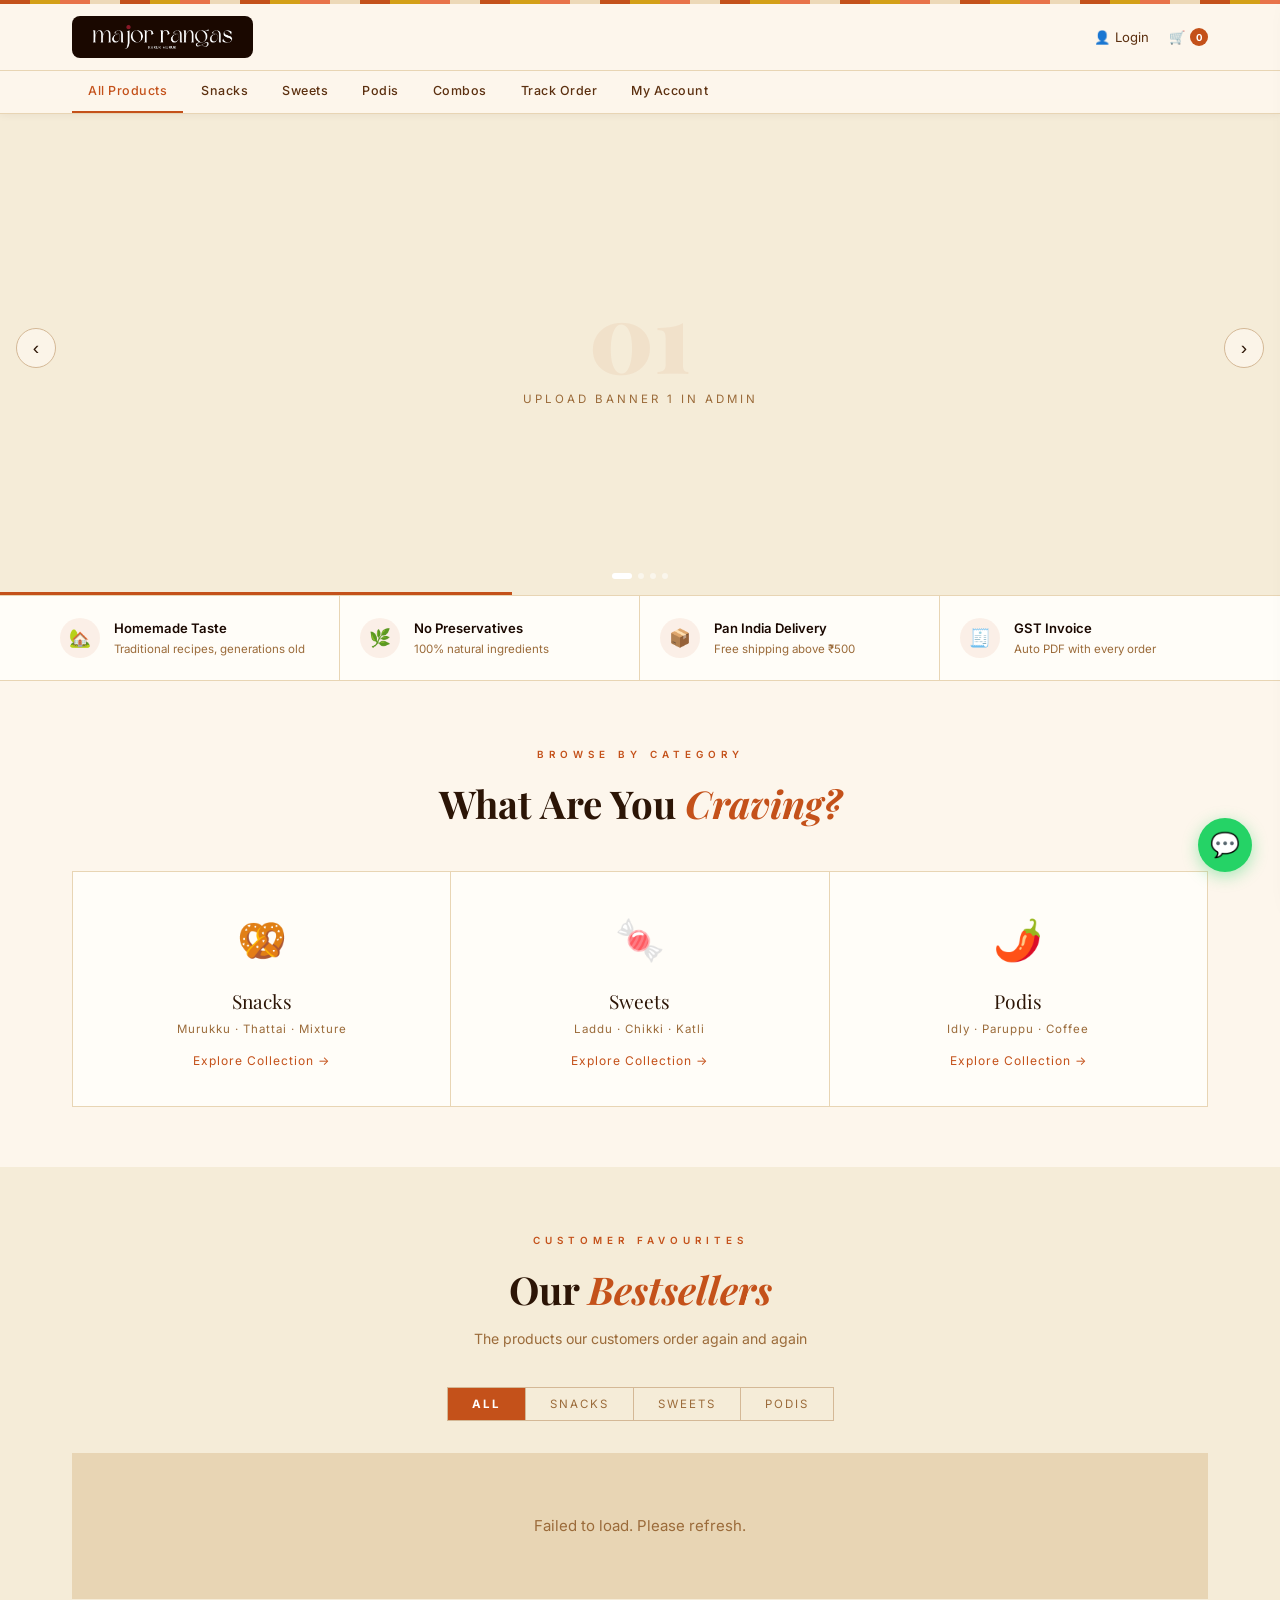
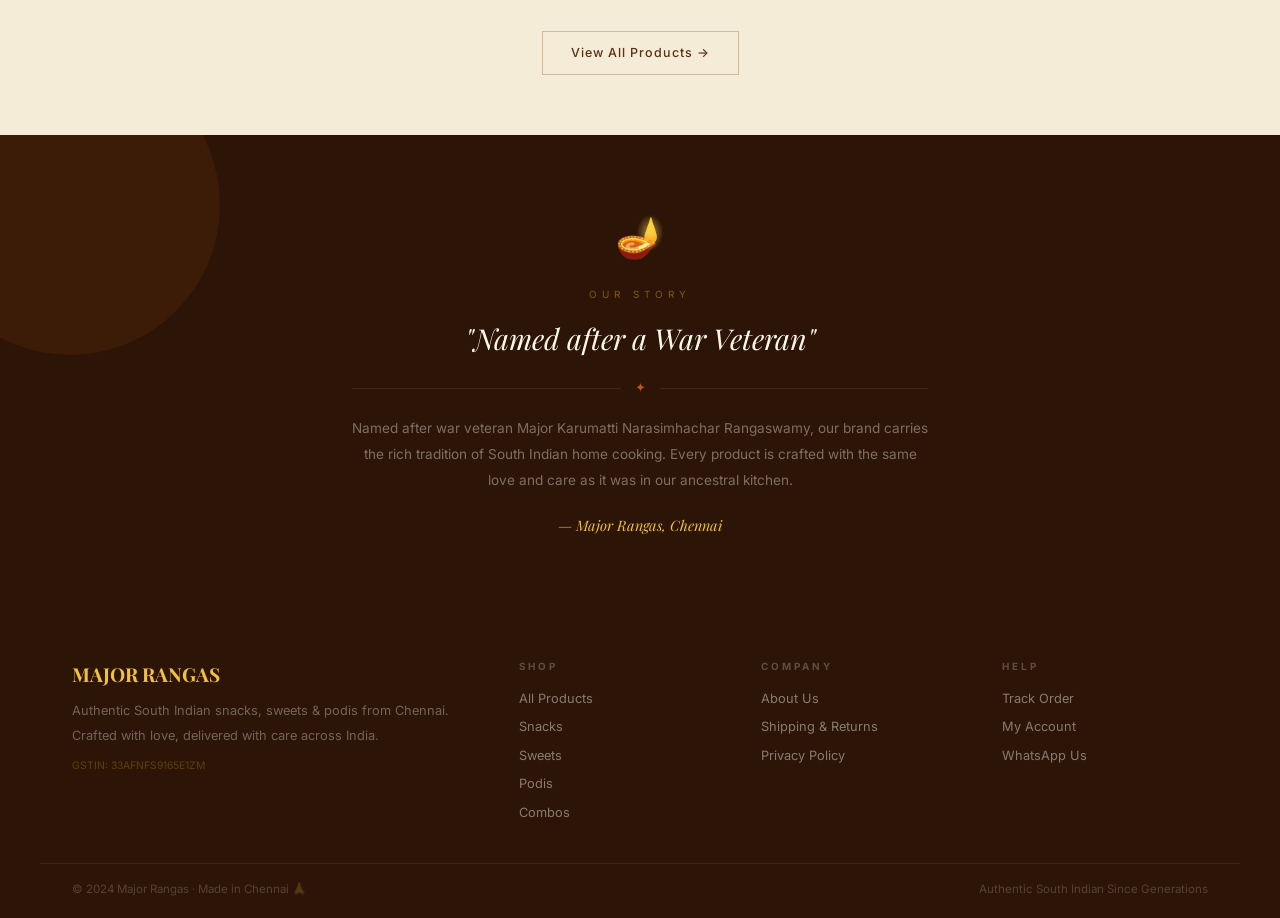
<file: index.html>
<!DOCTYPE html>
<html lang="en">
<head>
  <meta charset="UTF-8">
  <meta name="viewport" content="width=device-width, initial-scale=1.0">
  <title>Major Rangas — Authentic South Indian Snacks, Sweets & Podis</title>
  <meta name="description" content="Shop authentic South Indian snacks, sweets and podis. Murukku, Thattai, Laddu, Idly Podi — fresh from Chennai. Free shipping above ₹500.">
  <link rel="icon" href="/images/logo.png">
  <link rel="manifest" href="/manifest.json">
  <link rel="apple-touch-icon" href="/images/logo.png">
  <meta name="theme-color" content="#C4511A">
  <link href="https://fonts.googleapis.com/css2?family=Playfair+Display:ital,wght@0,600;0,700;0,900;1,500;1,700&family=Inter:wght@300;400;500;600&display=swap" rel="stylesheet">
  <style>
    *{margin:0;padding:0;box-sizing:border-box;}
    html,body{margin:0!important;padding:0!important;}
    :root{
      --terra:#C4511A;--terra-dark:#A03D10;--terra-light:#E8734A;
      --gold:#D4A017;--gold-light:#F0C040;
      --cream:#FDF6EC;--cream2:#F5ECD8;--cream3:#EDD9B8;
      --brown:#2C1506;--brown2:#5C3010;--text3:#9B6B3A;
      --text:#1A0800;--text2:#5C3010;
      --border:#D4B896;--border2:#E8D5B4;
      --white:#FFFDF8;
      --font-serif:'Playfair Display',Georgia,serif;
      --font-sans:'Inter',sans-serif;
      --shadow:0 2px 12px rgba(44,21,6,0.08);
      --shadow-md:0 6px 28px rgba(44,21,6,0.14);
    }
    body{background:var(--cream);color:var(--text);font-family:var(--font-sans);font-size:15px;line-height:1.6;}
    a{text-decoration:none;color:inherit;}img{max-width:100%;display:block;}

    /* TOP STRIPE */
    .top-stripe{position:fixed;top:0;left:0;right:0;height:4px;z-index:1001;background:repeating-linear-gradient(90deg,var(--terra) 0,var(--terra) 30px,var(--gold) 30px,var(--gold) 60px,var(--terra-light) 60px,var(--terra-light) 90px,var(--cream3) 90px,var(--cream3) 120px);}

    /* NAVBAR */
    .navbar{background:rgba(253,246,236,0.97);border-bottom:1px solid var(--border2);position:fixed;top:4px;left:0;right:0;z-index:999;backdrop-filter:blur(8px);box-shadow:0 1px 8px rgba(44,21,6,0.06);}
    .nav-top{max-width:1200px;margin:0 auto;display:flex;align-items:center;justify-content:space-between;padding:12px 32px;}
    .logo-img{height:42px;width:auto;display:block;background:#1A0800;padding:6px 18px;border-radius:8px;}
    .nav-right{display:flex;align-items:center;gap:20px;}
    .nav-icon-btn{background:none;border:none;cursor:pointer;color:var(--text2);font-size:0.82rem;font-family:var(--font-sans);display:flex;align-items:center;gap:5px;transition:color 0.2s;}
    .nav-icon-btn:hover{color:var(--terra);}
    .cart-badge{background:var(--terra);color:#fff;width:18px;height:18px;border-radius:50%;font-size:0.6rem;font-weight:700;display:inline-flex;align-items:center;justify-content:center;}
    .nav-bottom{border-top:1px solid var(--border2);}
    .nav-links-row{max-width:1200px;margin:0 auto;display:flex;padding:0 32px;gap:2px;overflow-x:auto;scrollbar-width:none;}
    .nav-links-row::-webkit-scrollbar{display:none;}
    .nav-link{padding:10px 16px;font-size:0.78rem;color:var(--text2);white-space:nowrap;font-weight:500;border-bottom:2px solid transparent;transition:all 0.2s;letter-spacing:0.5px;}
    .nav-link:hover,.nav-link.active{color:var(--terra);border-bottom-color:var(--terra);}

    /* HERO BANNER */
    .hero-banner{margin-top:100px;width:100%;height:55vh;min-height:320px;max-height:580px;position:relative;overflow:hidden;background:var(--cream2);}
    .hero-slides{display:flex;height:100%;transition:transform 0.7s cubic-bezier(0.77,0,0.175,1);}
    .hero-slide{min-width:100%;height:100%;position:relative;overflow:hidden;flex-shrink:0;background:var(--cream2);}
    .hero-slide img{width:100%;height:100%;object-fit:cover;object-position:top center;position:absolute;inset:0;display:block;}
    .slide-ph{width:100%;height:100%;display:flex;flex-direction:column;align-items:center;justify-content:center;}
    .ph-num{font-family:var(--font-serif);font-size:6rem;color:rgba(196,81,26,0.07);font-weight:900;line-height:1;}
    .ph-lbl{font-size:0.72rem;color:var(--text3);letter-spacing:3px;text-transform:uppercase;margin-top:8px;}
    .hero-prev,.hero-next{position:absolute;top:50%;transform:translateY(-50%);background:rgba(253,246,236,0.85);border:1px solid var(--border);color:var(--brown);width:40px;height:40px;border-radius:50%;cursor:pointer;z-index:5;display:flex;align-items:center;justify-content:center;font-size:1.2rem;transition:all 0.2s;}
    .hero-prev:hover,.hero-next:hover{background:var(--terra);color:#fff;border-color:var(--terra);}
    .hero-prev{left:16px;}.hero-next{right:16px;}
    .hero-dots{position:absolute;bottom:16px;left:50%;transform:translateX(-50%);display:flex;gap:6px;z-index:5;}
    .hero-dot{width:6px;height:6px;border-radius:50%;background:rgba(255,255,255,0.5);cursor:pointer;transition:all 0.3s;}
    .hero-dot.active{background:#fff;width:20px;border-radius:3px;}
    .hero-prog{position:absolute;bottom:0;left:0;height:3px;background:var(--terra);z-index:5;transition:width 0.1s linear;}

    /* FEATURES */
    .features-strip{border-top:1px solid var(--border2);border-bottom:1px solid var(--border2);background:var(--white);}
    .features-inner{max-width:1200px;margin:0 auto;display:grid;grid-template-columns:repeat(4,1fr);}
    .feature-item{padding:22px 20px;display:flex;align-items:center;gap:14px;border-right:1px solid var(--border2);}
    .feature-item:last-child{border-right:none;}
    .feature-icon{width:40px;height:40px;border-radius:50%;background:rgba(196,81,26,0.08);display:flex;align-items:center;justify-content:center;font-size:1.1rem;flex-shrink:0;}
    .feature-title{font-weight:600;font-size:0.82rem;color:var(--text);margin-bottom:2px;}
    .feature-desc{font-size:0.72rem;color:var(--text3);line-height:1.5;}

    /* SECTION */
    .container{max-width:1200px;margin:0 auto;padding:0 32px;}
    .section-header{text-align:center;margin-bottom:36px;}
    .section-tag{display:inline-block;font-size:0.62rem;letter-spacing:5px;text-transform:uppercase;color:var(--terra);margin-bottom:10px;font-weight:600;}
    .section-title{font-family:var(--font-serif);font-size:clamp(1.8rem,3vw,2.6rem);color:var(--brown);margin-bottom:8px;}
    .section-title em{color:var(--terra);font-style:italic;}
    .section-sub{color:var(--text3);font-size:0.88rem;max-width:500px;margin:0 auto;}

    /* CATEGORIES */
    .categories-section{padding:60px 0;background:var(--cream);}
    .cat-grid{display:grid;grid-template-columns:repeat(3,1fr);gap:1px;background:var(--border2);border:1px solid var(--border2);}
    .cat-card{background:var(--white);padding:36px 24px;text-align:center;cursor:pointer;transition:all 0.3s;position:relative;overflow:hidden;}
    .cat-card::before{content:'';position:absolute;inset:0;background:var(--terra);transform:scaleY(0);transform-origin:bottom;transition:transform 0.3s;z-index:0;}
    .cat-card:hover::before{transform:scaleY(1);}
    .cat-card:hover .cat-name,.cat-card:hover .cat-sub,.cat-card:hover .cat-arrow{color:#fff!important;}
    .cat-card:hover .cat-emoji{transform:scale(1.2);}
    .cat-emoji{font-size:2.5rem;margin-bottom:14px;transition:transform 0.3s;position:relative;z-index:1;display:block;}
    .cat-name{font-family:var(--font-serif);font-size:1.2rem;color:var(--brown);margin-bottom:4px;transition:color 0.3s;position:relative;z-index:1;}
    .cat-sub{font-size:0.72rem;color:var(--text3);letter-spacing:1px;transition:color 0.3s;position:relative;z-index:1;}
    .cat-arrow{display:block;color:var(--terra);font-size:0.75rem;margin-top:12px;transition:color 0.3s;position:relative;z-index:1;letter-spacing:1px;}

    /* BESTSELLERS */
    .bestsellers-section{padding:60px 0;background:var(--cream2);}
    .filter-tabs{display:flex;justify-content:center;border:1px solid var(--border);overflow:hidden;margin-bottom:32px;width:fit-content;margin-left:auto;margin-right:auto;}
    .ftab{padding:9px 24px;background:none;border:none;border-right:1px solid var(--border);color:var(--text3);font-size:0.72rem;letter-spacing:2px;text-transform:uppercase;cursor:pointer;transition:all 0.2s;font-family:var(--font-sans);}
    .ftab:last-child{border-right:none;}
    .ftab:hover{color:var(--terra);}
    .ftab.active{background:var(--terra);color:#fff;font-weight:700;}
    .prod-grid{display:grid;grid-template-columns:repeat(4,1fr);gap:1px;background:var(--border2);border:1px solid var(--border2);}
    .prod-card{background:var(--white);cursor:pointer;transition:background 0.2s;position:relative;}
    .prod-card:hover{background:var(--cream);}
    .prod-card-img{aspect-ratio:1;background:var(--cream2);overflow:hidden;position:relative;display:flex;align-items:center;justify-content:center;font-size:3rem;}
    .prod-card-img img{width:100%;height:100%;object-fit:cover;position:absolute;inset:0;transition:transform 0.4s;}
    .prod-card:hover .prod-card-img img{transform:scale(1.05);}
    .prod-badge{position:absolute;top:10px;left:10px;background:var(--terra);color:#fff;font-size:0.62rem;font-weight:700;padding:3px 9px;z-index:2;}
    .prod-wish{position:absolute;top:10px;right:10px;background:var(--white);border:none;width:28px;height:28px;border-radius:50%;display:flex;align-items:center;justify-content:center;cursor:pointer;z-index:2;font-size:0.85rem;box-shadow:var(--shadow);}
    .prod-wish.wished{color:#E53935;}
    .prod-info{padding:14px;}
    .prod-cat{font-size:0.62rem;color:var(--terra);letter-spacing:2px;text-transform:uppercase;font-weight:600;margin-bottom:3px;}
    .prod-name{font-family:var(--font-serif);font-size:0.92rem;color:var(--brown);margin-bottom:3px;line-height:1.3;}
    .prod-wt{font-size:0.72rem;color:var(--text3);margin-bottom:10px;}
    .prod-bottom{display:flex;align-items:center;justify-content:space-between;}
    .prod-price{font-family:var(--font-serif);font-size:1rem;font-weight:700;color:var(--brown);}
    .prod-price-old{font-size:0.72rem;color:var(--text3);text-decoration:line-through;margin-left:4px;}
    .prod-add{background:var(--terra);color:#fff;border:none;width:30px;height:30px;border-radius:50%;display:flex;align-items:center;justify-content:center;cursor:pointer;font-size:1.1rem;font-weight:700;transition:all 0.2s;}
    .prod-add:hover{background:var(--terra-dark);transform:scale(1.1);}
    .prod-add:disabled{background:var(--border);color:var(--text3);cursor:not-allowed;transform:none;}
    .view-all{text-align:center;margin-top:32px;}
    .btn-outline{border:1.5px solid var(--border);color:var(--text2);padding:11px 28px;font-size:0.78rem;font-weight:500;transition:all 0.2s;display:inline-block;background:none;letter-spacing:1px;}
    .btn-outline:hover{border-color:var(--terra);color:var(--terra);}

    /* STORY */
    .story-section{background:var(--brown);padding:70px 0;text-align:center;position:relative;overflow:hidden;}
    .story-section::before{content:'';position:absolute;top:-80px;left:-80px;width:300px;height:300px;border-radius:50%;background:rgba(196,81,26,0.1);}
    .story-inner{max-width:640px;margin:0 auto;padding:0 32px;position:relative;z-index:1;}
    .story-icon{font-size:2.5rem;margin-bottom:18px;}
    .story-eyebrow{font-size:0.62rem;letter-spacing:5px;text-transform:uppercase;color:rgba(212,160,23,0.5);margin-bottom:14px;}
    .story-quote{font-family:var(--font-serif);font-size:clamp(1.2rem,3vw,1.8rem);color:var(--cream);font-style:italic;line-height:1.5;margin-bottom:16px;}
    .story-text{color:rgba(253,246,236,0.4);font-size:0.85rem;line-height:1.9;margin-bottom:20px;}
    .story-sig{font-family:var(--font-serif);font-size:0.9rem;color:var(--gold-light);font-style:italic;}
    .story-div{display:flex;align-items:center;gap:14px;margin:18px 0;}
    .story-div-line{flex:1;height:1px;background:rgba(253,246,236,0.08);}

    /* CART */
    .cart-overlay{position:fixed;inset:0;background:rgba(28,8,0,0.6);z-index:2000;opacity:0;pointer-events:none;transition:opacity 0.3s;}
    .cart-overlay.open{opacity:1;pointer-events:all;}
    .cart-drawer{position:fixed;right:-440px;top:0;height:100vh;width:420px;background:var(--white);z-index:2001;transition:right 0.3s;display:flex;flex-direction:column;box-shadow:var(--shadow-md);}
    .cart-drawer.open{right:0;}
    .cart-head{padding:20px 24px;border-bottom:1px solid var(--border2);display:flex;justify-content:space-between;align-items:center;}
    .cart-head h3{font-family:var(--font-serif);font-size:1.1rem;color:var(--brown);}
    .cart-body{flex:1;overflow-y:auto;padding:16px 20px;}
    .cart-item{display:flex;gap:12px;padding:14px 0;border-bottom:1px solid var(--border2);}
    .cart-item-img{width:62px;height:62px;border-radius:4px;background:var(--cream2);flex-shrink:0;display:flex;align-items:center;justify-content:center;font-size:1.4rem;object-fit:cover;}
    .qty-btn{background:var(--cream2);border:1px solid var(--border);width:26px;height:26px;border-radius:4px;cursor:pointer;display:flex;align-items:center;justify-content:center;transition:all 0.2s;}
    .qty-btn:hover{background:var(--terra);color:#fff;border-color:var(--terra);}
    .cart-footer-box{padding:16px 20px;border-top:1px solid var(--border2);}
    .cart-row{display:flex;justify-content:space-between;margin-bottom:6px;font-size:0.85rem;}
    .cart-row span:first-child{color:var(--text3);}
    .cart-total-row{display:flex;justify-content:space-between;padding-top:10px;border-top:1px solid var(--border2);font-weight:700;font-size:1rem;color:var(--brown);margin-top:4px;}
    .free-ship-bar{background:rgba(196,81,26,0.07);border-radius:4px;padding:10px 14px;margin-bottom:10px;font-size:0.78rem;color:var(--terra);}
    .checkout-btn{width:100%;background:var(--terra);color:#fff;border:none;padding:14px;font-weight:700;font-size:0.85rem;cursor:pointer;margin-top:12px;letter-spacing:1px;text-transform:uppercase;transition:background 0.2s;}
    .checkout-btn:hover{background:var(--terra-dark);}

    /* FOOTER */
    .site-footer{background:var(--brown);color:#fff;padding:52px 0 20px;margin-top:0;}
    .footer-inner{max-width:1200px;margin:0 auto;padding:0 32px;display:grid;grid-template-columns:2fr 1fr 1fr 1fr;gap:36px;margin-bottom:32px;}
    .footer-brand h3{font-family:var(--font-serif);font-size:1.2rem;color:var(--gold-light);margin-bottom:10px;}
    .footer-brand p{color:rgba(253,246,236,0.35);font-size:0.8rem;line-height:1.9;}
    .footer-col h4{font-size:0.62rem;letter-spacing:3px;text-transform:uppercase;color:rgba(253,246,236,0.25);margin-bottom:14px;}
    .footer-col a{display:block;color:rgba(253,246,236,0.45);font-size:0.8rem;margin-bottom:8px;transition:color 0.2s;}
    .footer-col a:hover{color:var(--gold-light);}
    .footer-bar{border-top:1px solid rgba(253,246,236,0.07);max-width:1200px;margin:0 auto;padding:16px 32px 0;display:flex;justify-content:space-between;}
    .footer-bar p{color:rgba(253,246,236,0.2);font-size:0.72rem;}
    .wa-float{position:fixed;bottom:28px;right:28px;background:#25D366;color:#fff;width:54px;height:54px;border-radius:50%;display:flex;align-items:center;justify-content:center;font-size:1.5rem;z-index:5000;box-shadow:0 4px 16px rgba(37,211,102,0.4);text-decoration:none;transition:transform 0.2s;}
    .wa-float:hover{transform:scale(1.1);}
    .toast{position:fixed;bottom:90px;right:28px;background:var(--brown);color:var(--cream);padding:12px 20px;border-radius:4px;border-left:3px solid var(--terra);font-size:0.82rem;z-index:6000;transform:translateY(80px);opacity:0;transition:all 0.3s;max-width:280px;}
    .toast.show{transform:translateY(0);opacity:1;}
    .toast.success{border-left-color:var(--gold);}

    @media(max-width:900px){
      .hero-banner{height:45vw;min-height:220px;}
      .features-inner{grid-template-columns:1fr 1fr;}
      .cat-grid{grid-template-columns:1fr 1fr;}
      .prod-grid{grid-template-columns:repeat(2,1fr);}
      .footer-inner{grid-template-columns:1fr 1fr;padding:0 16px;}
      .container{padding:0 16px;}
      .nav-top{padding:12px 16px;}
      .nav-links-row{padding:0 16px;}
      .cart-drawer{width:100%;right:-100%;}
    }
    @media(max-width:480px){
      .prod-grid{grid-template-columns:1fr 1fr;}
      .cat-grid{grid-template-columns:1fr;}
    }
  </style>
</head>
<body>

<div class="top-stripe"></div>

<nav class="navbar">
  <div class="nav-top">
    <a href="index.html"><img src="/images/logo.png" alt="Major Rangas" class="logo-img"></a>
    <div class="nav-right">
      <button class="nav-icon-btn" id="accountNavBtn" onclick="handleAccount()">👤 <span id="accountNavLabel">Login</span></button>
      <button class="nav-icon-btn" onclick="openCart()">🛒 <span class="cart-badge" id="cartCount">0</span></button>
    </div>
  </div>
  <div class="nav-bottom">
    <div class="nav-links-row">
      <a href="products.html" class="nav-link active">All Products</a>
      <a href="products.html?cat=Snacks" class="nav-link">Snacks</a>
      <a href="products.html?cat=Sweets" class="nav-link">Sweets</a>
      <a href="products.html?cat=Podis" class="nav-link">Podis</a>
      <a href="products.html?cat=Combos" class="nav-link">Combos</a>
      <a href="track.html" class="nav-link">Track Order</a>
      <a href="account.html" class="nav-link">My Account</a>
    </div>
  </div>
</nav>

<!-- HERO BANNER -->
<div class="hero-banner">
  <div class="hero-slides" id="heroSlides">
    <div class="hero-slide" id="s1"><div class="slide-ph"><div class="ph-num">01</div><div class="ph-lbl">Upload Banner 1 in Admin</div></div></div>
    <div class="hero-slide" id="s2"><div class="slide-ph"><div class="ph-num">02</div><div class="ph-lbl">Upload Banner 2 in Admin</div></div></div>
    <div class="hero-slide" id="s3"><div class="slide-ph"><div class="ph-num">03</div><div class="ph-lbl">Upload Banner 3 in Admin</div></div></div>
    <div class="hero-slide" id="s4"><div class="slide-ph"><div class="ph-num">04</div><div class="ph-lbl">Upload Banner 4 in Admin</div></div></div>
  </div>
  <button class="hero-prev" onclick="prevSlide()">‹</button>
  <button class="hero-next" onclick="nextSlide()">›</button>
  <div class="hero-dots" id="heroDots"></div>
  <div class="hero-prog" id="heroProgress"></div>
</div>

<!-- FEATURES -->
<div class="features-strip">
  <div class="features-inner">
    <div class="feature-item"><div class="feature-icon">🏡</div><div><div class="feature-title">Homemade Taste</div><div class="feature-desc">Traditional recipes, generations old</div></div></div>
    <div class="feature-item"><div class="feature-icon">🌿</div><div><div class="feature-title">No Preservatives</div><div class="feature-desc">100% natural ingredients</div></div></div>
    <div class="feature-item"><div class="feature-icon">📦</div><div><div class="feature-title">Pan India Delivery</div><div class="feature-desc">Free shipping above ₹500</div></div></div>
    <div class="feature-item"><div class="feature-icon">🧾</div><div><div class="feature-title">GST Invoice</div><div class="feature-desc">Auto PDF with every order</div></div></div>
  </div>
</div>

<!-- CATEGORIES -->
<section class="categories-section">
  <div class="container">
    <div class="section-header">
      <div class="section-tag">Browse By Category</div>
      <h2 class="section-title">What Are You <em>Craving?</em></h2>
    </div>
    <div class="cat-grid">
      <a href="products.html?cat=Snacks" class="cat-card"><span class="cat-emoji">🥨</span><div class="cat-name">Snacks</div><div class="cat-sub">Murukku · Thattai · Mixture</div><span class="cat-arrow">Explore Collection →</span></a>
      <a href="products.html?cat=Sweets" class="cat-card"><span class="cat-emoji">🍬</span><div class="cat-name">Sweets</div><div class="cat-sub">Laddu · Chikki · Katli</div><span class="cat-arrow">Explore Collection →</span></a>
      <a href="products.html?cat=Podis" class="cat-card"><span class="cat-emoji">🌶️</span><div class="cat-name">Podis</div><div class="cat-sub">Idly · Paruppu · Coffee</div><span class="cat-arrow">Explore Collection →</span></a>
    </div>
  </div>
</section>

<!-- BESTSELLERS -->
<section class="bestsellers-section">
  <div class="container">
    <div class="section-header">
      <div class="section-tag">Customer Favourites</div>
      <h2 class="section-title">Our <em>Bestsellers</em></h2>
      <p class="section-sub">The products our customers order again and again</p>
    </div>
    <div class="filter-tabs">
      <button class="ftab active" onclick="filterProds('All',this)">All</button>
      <button class="ftab" onclick="filterProds('Snacks',this)">Snacks</button>
      <button class="ftab" onclick="filterProds('Sweets',this)">Sweets</button>
      <button class="ftab" onclick="filterProds('Podis',this)">Podis</button>
    </div>
    <div class="prod-grid" id="prodGrid"><div style="grid-column:1/-1;text-align:center;padding:60px;color:var(--text3)">Loading...</div></div>
    <div class="view-all"><a href="products.html" class="btn-outline">View All Products →</a></div>
  </div>
</section>

<!-- BRAND STORY -->
<section class="story-section" id="storySection">
  <div class="story-inner">
    <div class="story-icon">🪔</div>
    <div class="story-eyebrow">Our Story</div>
    <p class="story-quote">"Named after a War Veteran"</p>
    <div class="story-div"><div class="story-div-line"></div><span style="color:var(--terra);font-size:0.8rem">✦</span><div class="story-div-line"></div></div>
    <p class="story-text" id="storyText">Named after war veteran Major Karumatti Narasimhachar Rangaswamy, our brand carries the rich tradition of South Indian home cooking. Every product is crafted with the same love and care as it was in our ancestral kitchen.</p>
    <div class="story-sig">— Major Rangas, Chennai</div>
  </div>
</section>

<!-- FOOTER -->
<footer class="site-footer">
  <div class="footer-inner">
    <div class="footer-brand"><h3>MAJOR RANGAS</h3><p>Authentic South Indian snacks, sweets & podis from Chennai. Crafted with love, delivered with care across India.</p><p style="color:rgba(212,160,23,0.3);font-size:0.65rem;margin-top:8px">GSTIN: 33AFNFS9165E1ZM</p></div>
    <div class="footer-col"><h4>Shop</h4><a href="products.html">All Products</a><a href="products.html?cat=Snacks">Snacks</a><a href="products.html?cat=Sweets">Sweets</a><a href="products.html?cat=Podis">Podis</a><a href="products.html?cat=Combos">Combos</a></div>
    <div class="footer-col"><h4>Company</h4><a href="about.html">About Us</a><a href="shipping.html">Shipping & Returns</a><a href="privacy.html">Privacy Policy</a></div>
    <div class="footer-col"><h4>Help</h4><a href="track.html">Track Order</a><a href="account.html">My Account</a><a href="https://wa.me/919500865686">WhatsApp Us</a></div>
  </div>
  <div class="footer-bar"><p>© 2024 Major Rangas · Made in Chennai 🙏</p><p>Authentic South Indian Since Generations</p></div>
</footer>

<!-- CART DRAWER -->
<div class="cart-overlay" id="cartOverlay" onclick="closeCart()"></div>
<div class="cart-drawer" id="cartDrawer">
  <div class="cart-head"><h3>Your Cart</h3><button onclick="closeCart()" style="background:none;border:none;font-size:1.3rem;cursor:pointer;color:var(--text3)">✕</button></div>
  <div class="cart-body" id="cartBody"></div>
  <div class="cart-footer-box" id="cartFooterBox"></div>
</div>

<a href="https://wa.me/919500865686" target="_blank" class="wa-float">💬</a>
<div class="toast" id="toast"></div>

<script>
var API = 'https://majorrangas-backend-production.up.railway.app';
var allProds = [], prodMap = {}, currentCat = 'All';
var cart = JSON.parse(localStorage.getItem('mr_cart') || '[]');
var wishlist = JSON.parse(localStorage.getItem('mr_wishlist') || '[]');

// ── SLIDER ──────────────────────────────────────
var slide = 0, total = 4, progW = 0, progTimer, dur = 5000;

function buildDots() {
  var d = document.getElementById('heroDots');
  for (var i = 0; i < total; i++) {
    var dot = document.createElement('div');
    dot.className = 'hero-dot' + (i === 0 ? ' active' : '');
    (function(n){ dot.onclick = function(){ goSlide(n); }; })(i);
    d.appendChild(dot);
  }
}

function goSlide(n) {
  slide = n;
  document.getElementById('heroSlides').style.transform = 'translateX(-' + n * 100 + '%)';
  document.querySelectorAll('.hero-dot').forEach(function(d, i) { d.classList.toggle('active', i === n); });
  resetProg();
}

function nextSlide() { goSlide((slide + 1) % total); }
function prevSlide() { goSlide((slide - 1 + total) % total); }

function resetProg() {
  progW = 0;
  var p = document.getElementById('heroProgress');
  if (p) p.style.width = '0%';
  clearInterval(progTimer);
  progTimer = setInterval(function() {
    progW += 100 / (dur / 100);
    var p = document.getElementById('heroProgress');
    if (p) p.style.width = progW + '%';
    if (progW >= 100) { progW = 0; nextSlide(); }
  }, 100);
}

function setSlideImg(id, url) {
  if (!url || !url.trim()) return;
  var box = document.getElementById(id);
  if (!box) return;
  var ph = box.querySelector('.slide-ph');
  var existing = box.querySelector('img');
  if (existing) existing.remove();
  var img = document.createElement('img');
  img.crossOrigin = 'anonymous';
  img.src = url;
  img.alt = 'Banner';
  img.style.cssText = 'width:100%;height:100%;object-fit:cover;object-position:top center;position:absolute;inset:0;display:block;';
  img.onerror = function() {
    // Try GitHub raw URL as fallback
    var ghUrl = 'https://raw.githubusercontent.com/vimalraj2003/majorrangas-website/main/images/banner1.jpg';
    if (this.src !== ghUrl) {
      this.src = ghUrl;
    } else {
      if (ph) ph.style.display = 'flex';
      this.style.display = 'none';
    }
  };
  if (ph) ph.style.display = 'none';
  box.appendChild(img);
}

// ── SETTINGS ────────────────────────────────────
async function loadSettings() {
  try {
    var res = await fetch(API + '/api/settings');
    var data = await res.json();
    if (!data.success) return;
    var s = data.settings;
    if (s.announcement_text) {
      var bar = document.getElementById('announceBar');
      if (bar) bar.innerHTML = '🎉 ' + s.announcement_text;
    }
    if (s.story_text) document.getElementById('storyText').textContent = s.story_text;
    if (s.slider_autoplay_seconds) dur = parseInt(s.slider_autoplay_seconds) * 1000;
    // Use admin URL or fallback to GitHub images
    var b1 = s.banner_image_1 || 'https://raw.githubusercontent.com/vimalraj2003/majorrangas-website/main/images/banner1.jpg';
    var b2 = s.banner_image_2 || 'https://raw.githubusercontent.com/vimalraj2003/majorrangas-website/main/images/banner2.jpg';
    var b3 = s.banner_image_3 || b1;
    var b4 = s.banner_image_4 || b2;
    setSlideImg('s1', b1);
    setSlideImg('s2', b2);
    setSlideImg('s3', b3);
    setSlideImg('s4', b4);
  } catch(e) { console.log('Settings error:', e); }
}

// ── PRODUCTS ────────────────────────────────────
function getEmoji(cat) { return cat==='Sweets'?'🍬':cat==='Podis'?'🌶️':cat==='Combos'?'🎁':'🥨'; }

function createCard(p) {
  var price = parseFloat(p.sale_price || p.mrp), mrp = parseFloat(p.mrp);
  var hasDisc = p.sale_price && parseFloat(p.sale_price) < mrp;
  var savePct = hasDisc ? Math.round((1 - price/mrp)*100) : 0;
  var inStock = p.stock_qty > 0;
  var isWished = wishlist.includes(p.id);
  return '<div class="prod-card" onclick="window.location.href=\'product.html?id='+p.id+'\'">'
    +'<div class="prod-card-img">'
    +(p.image_primary?'<img src="'+p.image_primary+'" alt="'+p.name+'" loading="lazy" onerror="this.style.display=\'none\'">':'')
    +'<span style="position:relative;z-index:1">'+(p.image_primary?'':getEmoji(p.category))+'</span>'
    +(p.is_combo?'<div class="prod-badge">🎁 Combo</div>':hasDisc?'<div class="prod-badge">Save '+savePct+'%</div>':'')
    +'<button class="prod-wish'+(isWished?' wished':'')+'" id="wish-'+p.id+'" onclick="event.stopPropagation();toggleWish('+p.id+')">'+(isWished?'♥':'♡')+'</button>'
    +'</div>'
    +'<div class="prod-info">'
    +'<div class="prod-cat">'+p.category+'</div>'
    +'<div class="prod-name">'+p.name+'</div>'
    +'<div class="prod-wt">'+(p.is_combo&&p.combo_items?p.combo_items:(p.weight?p.weight+p.unit:''))+'</div>'
    +'<div class="prod-bottom"><div><span class="prod-price">₹'+price.toFixed(0)+'</span>'+(hasDisc?'<span class="prod-price-old">₹'+mrp.toFixed(0)+'</span>':'')+'</div>'
    +(inStock?'<button class="prod-add" onclick="event.stopPropagation();addItem('+p.id+')">+</button>':'<button class="prod-add" disabled>✕</button>')
    +'</div></div></div>';
}

function addItem(id) {
  var p = prodMap[id]; if (!p) return;
  addToCart({id:p.id, name:p.name, mrp:parseFloat(p.sale_price||p.mrp), image_primary:p.image_primary, category:p.category, weight:p.weight, unit:p.unit});
}

function filterProds(cat, btn) {
  currentCat = cat;
  document.querySelectorAll('.ftab').forEach(function(b){ b.classList.remove('active'); });
  if (btn) btn.classList.add('active');
  var filtered = cat==='All' ? allProds : allProds.filter(function(p){ return p.category===cat; });
  var grid = document.getElementById('prodGrid');
  grid.innerHTML = filtered.length ? filtered.slice(0,8).map(createCard).join('') : '<div style="grid-column:1/-1;text-align:center;padding:60px;color:var(--text3)">No products found</div>';
}

async function loadProds() {
  try {
    var res = await fetch(API + '/api/products');
    var data = await res.json();
    allProds = data.products || [];
    allProds.forEach(function(p){ prodMap[p.id] = p; });
    filterProds('All', null);
  } catch(e) {
    document.getElementById('prodGrid').innerHTML = '<div style="grid-column:1/-1;text-align:center;padding:60px;color:var(--text3)">Failed to load. Please refresh.</div>';
  }
}

// ── WISHLIST ─────────────────────────────────────
function toggleWish(id) {
  var btn = document.getElementById('wish-'+id);
  var token = localStorage.getItem('mr_customer_token');
  var idx = wishlist.indexOf(id);
  if (idx > -1) {
    wishlist.splice(idx,1);
    if (btn) { btn.textContent='♡'; btn.classList.remove('wished'); }
    showToast('Removed from wishlist');
    if (token) fetch(API+'/api/customers/wishlist/'+id, {method:'DELETE', headers:{'Authorization':'Bearer '+token}}).catch(function(){});
  } else {
    wishlist.push(id);
    if (btn) { btn.textContent='♥'; btn.classList.add('wished'); }
    showToast('Added to wishlist ♥','success');
    if (token) fetch(API+'/api/customers/wishlist', {method:'POST', headers:{'Content-Type':'application/json','Authorization':'Bearer '+token}, body:JSON.stringify({product_id:id})}).catch(function(){});
  }
  localStorage.setItem('mr_wishlist', JSON.stringify(wishlist));
}

// ── CART ─────────────────────────────────────────
function saveCart() { localStorage.setItem('mr_cart', JSON.stringify(cart)); updateCount(); }
function updateCount() { var t=cart.reduce(function(s,i){return s+i.quantity;},0); document.getElementById('cartCount').textContent=t; }
function addToCart(p) { var ex=cart.find(function(i){return i.id===p.id;}); if(ex)ex.quantity++; else cart.push(Object.assign({},p,{quantity:1})); saveCart(); renderCart(); showToast(p.name+' added!','success'); openCart(); }
function removeFromCart(id) { cart=cart.filter(function(i){return i.id!==id;}); saveCart(); renderCart(); }
function updateQty(id,d) { var it=cart.find(function(i){return i.id===id;}); if(!it)return; it.quantity+=d; if(it.quantity<=0)removeFromCart(id); else{saveCart();renderCart();} }

function renderCart() {
  var c=document.getElementById('cartBody'), f=document.getElementById('cartFooterBox');
  if (!c) return;
  if (!cart.length) {
    c.innerHTML='<div style="text-align:center;padding:50px 20px;color:var(--text3)"><div style="font-size:2.5rem;margin-bottom:12px">🛒</div><p>Your cart is empty</p><a href="products.html" style="color:var(--terra);font-weight:600;font-size:0.85rem">Browse Products →</a></div>';
    if(f) f.innerHTML=''; return;
  }
  c.innerHTML = cart.map(function(item){
    return '<div class="cart-item">'+(item.image_primary?'<img class="cart-item-img" src="'+item.image_primary+'" alt="" onerror="this.style.display=\'none\'">':'<div class="cart-item-img">'+getEmoji(item.category)+'</div>')
      +'<div style="flex:1"><div style="font-size:0.85rem;font-weight:600;color:var(--brown);margin-bottom:3px">'+item.name+'</div>'
      +'<div style="font-size:0.82rem;color:var(--terra);font-weight:700">₹'+(parseFloat(item.mrp)*item.quantity).toFixed(2)+'</div>'
      +'<div style="display:flex;align-items:center;gap:8px;margin-top:8px"><button class="qty-btn" onclick="updateQty('+item.id+',-1)">−</button><span style="font-weight:600;min-width:20px;text-align:center">'+item.quantity+'</span><button class="qty-btn" onclick="updateQty('+item.id+',1)">+</button></div>'
      +'<button onclick="removeFromCart('+item.id+')" style="background:none;border:none;color:var(--text3);font-size:0.7rem;cursor:pointer;margin-top:4px">Remove</button></div></div>';
  }).join('');
  var sub=cart.reduce(function(s,i){return s+parseFloat(i.mrp)*i.quantity;},0);
  var ship=sub>=500?0:60, pct=Math.min(100,Math.round(sub/500*100));
  if(f) f.innerHTML=(sub<500?'<div class="free-ship-bar">Add ₹'+(500-sub).toFixed(0)+' more for FREE shipping!<div style="background:rgba(196,81,26,0.15);border-radius:3px;height:4px;margin-top:6px"><div style="background:var(--terra);height:4px;border-radius:3px;width:'+pct+'%"></div></div></div>':'<div class="free-ship-bar">🎉 FREE shipping unlocked!</div>')
    +'<div class="cart-row"><span>Subtotal</span><span style="color:var(--brown)">₹'+sub.toFixed(2)+'</span></div>'
    +'<div class="cart-row"><span>Shipping</span><span style="color:var(--brown)">'+(ship===0?'FREE':'₹'+ship)+'</span></div>'
    +'<div class="cart-total-row"><span>Total</span><span>₹'+(sub+ship).toFixed(2)+'</span></div>'
    +'<button class="checkout-btn" onclick="window.location.href=\'checkout.html\'">Proceed to Checkout →</button>'
    +'<button onclick="closeCart()" style="width:100%;background:none;border:1px solid var(--border);color:var(--text3);padding:9px;cursor:pointer;margin-top:8px;font-size:0.78rem;letter-spacing:1px;text-transform:uppercase">Continue Shopping</button>';
}

function openCart() { document.getElementById('cartOverlay').classList.add('open'); document.getElementById('cartDrawer').classList.add('open'); renderCart(); }
function closeCart() { document.getElementById('cartOverlay').classList.remove('open'); document.getElementById('cartDrawer').classList.remove('open'); }
function handleAccount() { var token=localStorage.getItem('mr_customer_token'); window.location.href=token?'account.html':'login.html'; }
function updateAccountNav() { var token=localStorage.getItem('mr_customer_token'); var cust=JSON.parse(localStorage.getItem('mr_customer')||'{}'); var label=document.getElementById('accountNavLabel'); if(label&&token&&cust.name)label.textContent=cust.name.split(' ')[0]; }
function showToast(msg,type) { var t=document.getElementById('toast'); t.textContent=msg; t.className='toast'+(type?' '+type:'')+' show'; setTimeout(function(){t.classList.remove('show');},3000); }

// ── INIT ─────────────────────────────────────────
updateCount();
updateAccountNav();
buildDots();
resetProg();
loadSettings();
loadProds();
</script>

<script>
if ('serviceWorker' in navigator) {
  window.addEventListener('load', function() {
    navigator.serviceWorker.register('/sw.js').catch(function(){});
  });
}
</script>
</body>
</html>
</file>
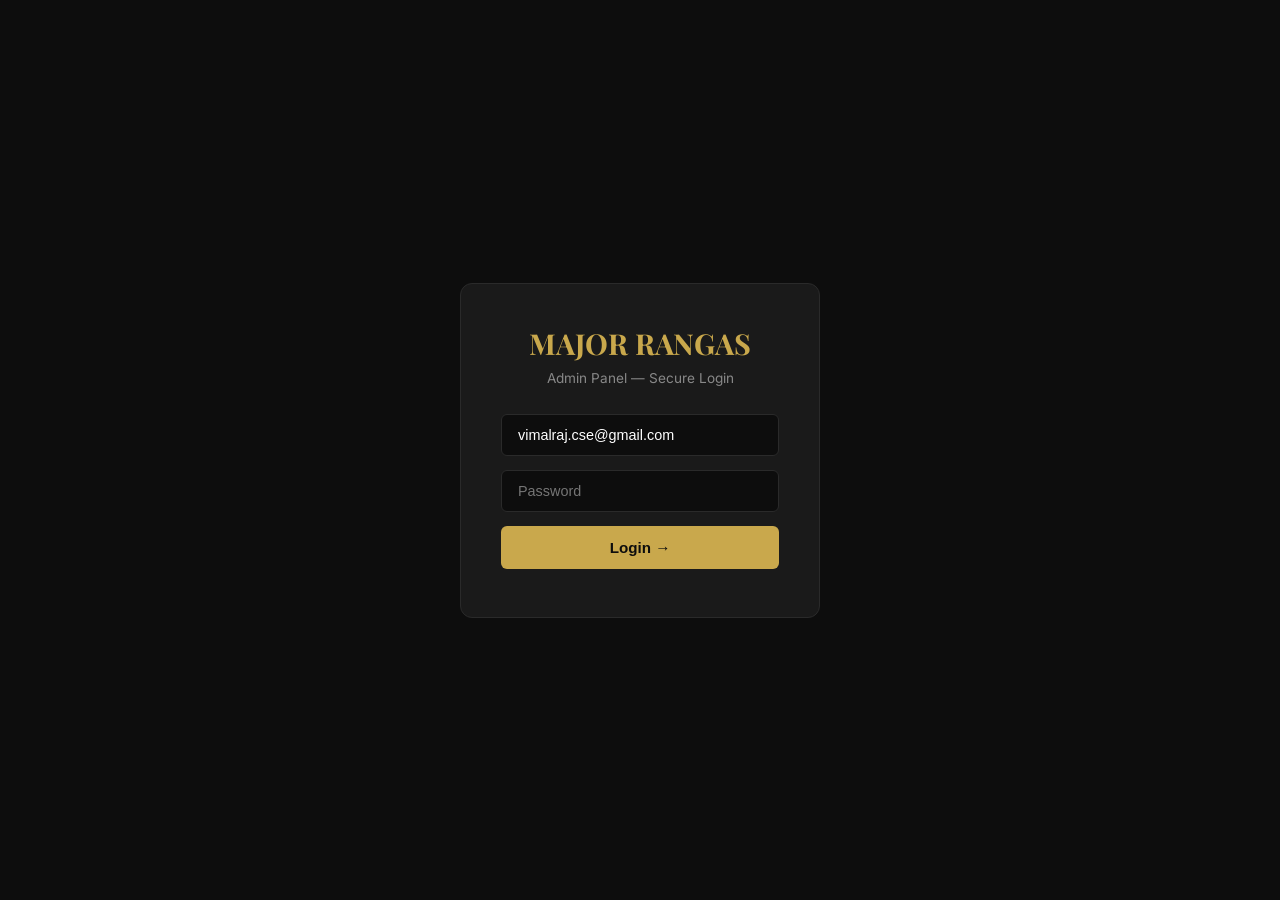
<file: admin/index.html>
<!DOCTYPE html>
<html lang="en">
<head>
  <meta charset="UTF-8">
  <meta name="viewport" content="width=device-width, initial-scale=1.0">
  <title>Admin — Major Rangas</title>
  <link href="https://fonts.googleapis.com/css2?family=Playfair+Display:wght@400;700&family=Inter:wght@300;400;500;600&display=swap" rel="stylesheet">
  <style>
    :root{--bg:#0D0D0D;--bg2:#1A1A1A;--gold:#C9A84C;--gold-light:#E5C976;--white:#FFF;--gray:#888;--border:#2A2A2A;--green:#4CAF50;--red:#F44336;}
    *{margin:0;padding:0;box-sizing:border-box;}
    body{background:var(--bg);color:var(--white);font-family:'Inter',sans-serif;font-size:14px;}
    a{text-decoration:none;color:inherit;}

    .login-page{min-height:100vh;display:flex;align-items:center;justify-content:center;}
    .login-box{background:var(--bg2);border:1px solid var(--border);border-radius:12px;padding:40px;width:360px;text-align:center;}
    .login-box h1{font-family:'Playfair Display',serif;color:var(--gold);font-size:1.8rem;margin-bottom:8px;}
    .login-box p{color:var(--gray);font-size:0.85rem;margin-bottom:28px;}
    .inp{width:100%;padding:12px 16px;background:var(--bg);border:1px solid var(--border);border-radius:6px;color:var(--white);font-size:0.9rem;margin-bottom:14px;outline:none;}
    .inp:focus{border-color:var(--gold);}
    .btn-gold-full{width:100%;background:var(--gold);color:var(--bg);border:none;padding:13px;border-radius:6px;font-weight:700;font-size:0.95rem;cursor:pointer;}
    .btn-gold-full:hover{background:var(--gold-light);}
    .err{color:#ff6b6b;font-size:0.82rem;margin-top:8px;}

    .app{display:none;}
    .app.show{display:flex;min-height:100vh;}
    .sidebar{width:230px;background:var(--bg2);border-right:1px solid var(--border);padding:20px 0;flex-shrink:0;position:sticky;top:0;height:100vh;overflow-y:auto;display:flex;flex-direction:column;}
    .sidebar-logo{padding:0 20px 20px;border-bottom:1px solid var(--border);}
    .sidebar-logo h2{font-family:'Playfair Display',serif;color:var(--gold);font-size:1.1rem;}
    .sidebar-logo p{color:var(--gray);font-size:0.7rem;margin-top:2px;}
    .sidebar-nav{padding:16px 0;flex:1;}
    .nav-group{color:#444;font-size:0.65rem;letter-spacing:2px;text-transform:uppercase;padding:12px 20px 6px;}
    .nav-item{display:flex;align-items:center;gap:10px;padding:11px 20px;color:var(--gray);cursor:pointer;transition:all 0.2s;font-size:0.88rem;border-left:2px solid transparent;}
    .nav-item:hover,.nav-item.active{color:var(--gold);background:rgba(201,168,76,0.06);border-left-color:var(--gold);}
    .sidebar-bottom{padding:16px 20px;border-top:1px solid var(--border);}
    .admin-name{color:var(--gray);font-size:0.75rem;margin-bottom:8px;}
    .logout-btn{width:100%;padding:8px;background:none;border:1px solid var(--border);color:var(--gray);border-radius:4px;cursor:pointer;font-size:0.82rem;}
    .logout-btn:hover{border-color:var(--red);color:var(--red);}

    .main{flex:1;overflow-y:auto;}
    .topbar{background:var(--bg2);border-bottom:1px solid var(--border);padding:14px 28px;display:flex;justify-content:space-between;align-items:center;position:sticky;top:0;z-index:10;}
    .topbar h2{font-size:1.05rem;}
    .content{padding:28px;}
    .page{display:none;}
    .page.active{display:block;}

    .stats-grid{display:grid;grid-template-columns:repeat(4,1fr);gap:16px;margin-bottom:28px;}
    .stat-card{background:var(--bg2);border:1px solid var(--border);border-radius:8px;padding:20px;}
    .stat-label{color:var(--gray);font-size:0.72rem;text-transform:uppercase;letter-spacing:1px;margin-bottom:8px;}
    .stat-value{font-size:1.8rem;font-weight:700;font-family:'Playfair Display',serif;}
    .stat-gold{color:var(--gold);}

    .table-wrap{background:var(--bg2);border:1px solid var(--border);border-radius:8px;overflow:hidden;margin-bottom:24px;}
    .table-header{padding:16px 20px;display:flex;justify-content:space-between;align-items:center;border-bottom:1px solid var(--border);}
    .table-header h3{font-size:0.95rem;}
    table{width:100%;border-collapse:collapse;}
    th{background:#111;color:var(--gold);font-size:0.72rem;text-transform:uppercase;letter-spacing:1px;padding:12px 16px;text-align:left;font-weight:600;}
    td{padding:12px 16px;border-bottom:1px solid var(--border);color:#CCC;font-size:0.85rem;}
    tr:last-child td{border-bottom:none;}
    tr:hover td{background:rgba(255,255,255,0.02);}
    .badge{padding:3px 10px;border-radius:10px;font-size:0.7rem;font-weight:600;}
    .badge-placed{background:rgba(201,168,76,0.15);color:var(--gold);}
    .badge-confirmed{background:rgba(33,150,243,0.15);color:#64B5F6;}
    .badge-shipped{background:rgba(156,39,176,0.15);color:#CE93D8;}
    .badge-delivered{background:rgba(76,175,80,0.15);color:#81C784;}
    .badge-cancelled{background:rgba(244,67,54,0.15);color:#EF9A9A;}
    .badge-paid{background:rgba(76,175,80,0.15);color:#81C784;}
    .badge-pending{background:rgba(255,152,0,0.15);color:#FFB74D;}
    .badge-active{background:rgba(76,175,80,0.12);color:#81C784;}
    .badge-inactive{background:rgba(244,67,54,0.12);color:#EF9A9A;}
    .btn-sm{padding:5px 12px;border-radius:4px;font-size:0.78rem;cursor:pointer;border:none;font-weight:600;}
    .btn-blue{background:rgba(33,150,243,0.15);color:#64B5F6;}
    .btn-red{background:rgba(244,67,54,0.15);color:#EF9A9A;}
    .btn-green{background:rgba(76,175,80,0.15);color:#81C784;}
    .btn-gold-sm{background:var(--gold);color:var(--bg);padding:9px 22px;border:none;border-radius:6px;font-weight:700;cursor:pointer;font-size:0.85rem;}
    .btn-gold-sm:hover{background:var(--gold-light);}

    .modal-overlay{position:fixed;inset:0;background:rgba(0,0,0,0.8);z-index:100;display:none;align-items:center;justify-content:center;}
    .modal-overlay.open{display:flex;}
    .modal{background:var(--bg2);border:1px solid #333;border-radius:10px;padding:28px;width:500px;max-height:85vh;overflow-y:auto;}
    .modal h3{font-family:'Playfair Display',serif;color:var(--gold);margin-bottom:20px;}
    .form-group{margin-bottom:14px;}
    .form-group label{display:block;color:var(--gray);font-size:0.78rem;margin-bottom:5px;}
    .form-group input,.form-group select,.form-group textarea{width:100%;padding:10px 12px;background:var(--bg);border:1px solid var(--border);border-radius:5px;color:var(--white);font-size:0.88rem;outline:none;font-family:'Inter',sans-serif;}
    .form-group input:focus,.form-group select:focus,.form-group textarea:focus{border-color:var(--gold);}
    .form-row-2{display:grid;grid-template-columns:1fr 1fr;gap:12px;}
    .modal-actions{display:flex;gap:10px;margin-top:20px;}
    .modal-save{flex:1;padding:11px;border:none;border-radius:5px;cursor:pointer;font-weight:600;font-size:0.88rem;background:var(--gold);color:var(--bg);}
    .modal-cancel{flex:1;padding:11px;border:none;border-radius:5px;cursor:pointer;font-weight:600;font-size:0.88rem;background:var(--border);color:var(--gray);}
    select option{background:var(--bg2);}

    .settings-grid{display:grid;grid-template-columns:1fr 1fr;gap:20px;}
    .settings-card{background:var(--bg2);border:1px solid var(--border);border-radius:8px;padding:22px;}
    .settings-card h3{color:var(--gold);font-size:0.9rem;margin-bottom:16px;padding-bottom:12px;border-bottom:1px solid var(--border);font-family:'Playfair Display',serif;}
    .full-card{grid-column:1/-1;}
    .theme-grid{display:grid;grid-template-columns:repeat(3,1fr);gap:10px;margin-top:6px;}
    .theme-opt{border:2px solid var(--border);border-radius:6px;padding:12px 8px;text-align:center;cursor:pointer;transition:all 0.2s;}
    .theme-opt.selected{border-color:var(--gold);}
    .theme-swatch{width:32px;height:32px;border-radius:50%;margin:0 auto 6px;}
    .theme-opt span{font-size:0.72rem;color:var(--gray);}
    .img-preview{height:100px;background:#111;border:1px solid var(--border);border-radius:4px;display:flex;align-items:center;justify-content:center;color:#444;font-size:0.75rem;margin-top:8px;overflow:hidden;}
    .img-preview img{width:100%;height:100%;object-fit:cover;}
    .save-bar{position:sticky;bottom:0;background:var(--bg);border-top:1px solid var(--border);padding:16px 28px;display:flex;align-items:center;justify-content:space-between;z-index:5;}
    .save-status{color:var(--gray);font-size:0.82rem;}
    .save-status.saved{color:#81C784;}

    .preview-box{background:#111;border:1px solid var(--border);border-radius:6px;padding:16px;text-align:center;}
    .prev-bar{border-radius:2px;padding:6px;font-size:0.65rem;font-weight:700;letter-spacing:1.5px;margin-bottom:10px;}
    .prev-title{font-family:'Playfair Display',serif;font-size:1.1rem;margin-bottom:4px;}
    .prev-sub{font-size:0.65rem;letter-spacing:2px;text-transform:uppercase;}

    .toast{position:fixed;bottom:20px;right:20px;background:var(--gold);color:var(--bg);padding:12px 20px;border-radius:5px;font-weight:600;font-size:0.85rem;z-index:999;transform:translateY(80px);opacity:0;transition:all 0.3s;}
    .toast.show{transform:translateY(0);opacity:1;}
  </style>
</head>
<body>

<!-- LOGIN -->
<div class="login-page" id="loginPage">
  <div class="login-box">
    <h1>MAJOR RANGAS</h1>
    <p>Admin Panel — Secure Login</p>
    <input class="inp" type="email" id="loginEmail" placeholder="Email" value="vimalraj.cse@gmail.com">
    <input class="inp" type="password" id="loginPassword" placeholder="Password">
    <button class="btn-gold-full" id="loginBtn">Login →</button>
    <div class="err" id="loginErr"></div>
  </div>
</div>

<!-- APP -->
<div class="app" id="app">
  <div class="sidebar">
    <div class="sidebar-logo"><h2>MAJOR RANGAS</h2><p>Admin Panel</p></div>
    <div class="sidebar-nav">
      <div class="nav-group">Main</div>
      <div class="nav-item active" id="nav-dashboard"><span>📊</span> Dashboard</div>
      <div class="nav-item" id="nav-orders"><span>📦</span> Orders</div>
      <div class="nav-item" id="nav-products"><span>🛍️</span> Products</div>
      <div class="nav-item" id="nav-inventory"><span>📋</span> Inventory</div>
      <div class="nav-group">Customise</div>
      <div class="nav-item" id="nav-banner"><span>🎨</span> Banner & Theme</div>
      <div class="nav-item" id="nav-announcement"><span>📢</span> Announcement</div>
      <div class="nav-group">Store</div>
      <div class="nav-item" id="nav-coupons"><span>🎟️</span> Coupons</div>
      <div class="nav-item" id="nav-payments"><span>💳</span> Payment Settings</div>
      <div class="nav-item" id="nav-shipping"><span>🚚</span> Shipping</div>
      <div class="nav-item" id="nav-seo"><span>🔍</span> SEO</div>
      <div class="nav-item" id="nav-alerts"><span>🔔</span> Alerts</div>
      <div class="nav-item" id="nav-reviews"><span>⭐</span> Reviews</div>
      <div class="nav-item" id="nav-abandoned"><span>🛒</span> Abandoned Carts</div>
    </div>
    <div class="sidebar-bottom">
      <div class="admin-name" id="adminName"></div>
      <button class="logout-btn" id="logoutBtn">Logout</button>
    </div>
  </div>

  <div class="main">
    <div class="topbar"><h2 id="pageTitle">Dashboard</h2></div>
    <div class="content">

      <!-- DASHBOARD -->
      <div class="page active" id="page-dashboard">
        <div class="stats-grid">
          <div class="stat-card"><div class="stat-label">Total Orders</div><div class="stat-value" id="statOrders">—</div></div>
          <div class="stat-card"><div class="stat-label">Total Revenue</div><div class="stat-value stat-gold" id="statRevenue">—</div></div>
          <div class="stat-card"><div class="stat-label">Active Products</div><div class="stat-value" id="statProducts">—</div></div>
          <div class="stat-card"><div class="stat-label">Pending Orders</div><div class="stat-value stat-gold" id="statPending">—</div></div>
        </div>
        <div class="table-wrap">
          <div class="table-header"><h3>Recent Orders</h3><button class="btn-sm btn-blue" id="viewAllBtn">View All</button></div>
          <table><thead><tr><th>Order #</th><th>Customer</th><th>Amount</th><th>Payment</th><th>Status</th><th>Date</th></tr></thead>
          <tbody id="recentOrdersTable"><tr><td colspan="6" style="text-align:center;color:var(--gray);padding:30px">Loading...</td></tr></tbody></table>
        </div>
      </div>

      <!-- ORDERS -->
      <div class="page" id="page-orders">
        <div class="table-wrap">
          <div class="table-header">
            <h3>All Orders</h3>
            <select id="orderFilter" style="background:var(--bg);border:1px solid var(--border);color:var(--white);padding:6px 12px;border-radius:4px;font-size:0.82rem">
              <option value="">All Status</option>
              <option value="placed">Placed</option><option value="confirmed">Confirmed</option>
              <option value="processing">Processing</option><option value="shipped">Shipped</option>
              <option value="delivered">Delivered</option><option value="cancelled">Cancelled</option>
            </select>
          </div>
          <table><thead><tr><th>Order #</th><th>Customer</th><th>Phone</th><th>Items</th><th>Total</th><th>Payment</th><th>Status</th><th>Date</th><th>Actions</th></tr></thead>
          <tbody id="ordersTable"><tr><td colspan="9" style="text-align:center;color:var(--gray);padding:30px">Loading...</td></tr></tbody></table>
        </div>
      </div>

      <!-- PRODUCTS -->
      <div class="page" id="page-products">
        <div class="table-wrap">
          <div class="table-header"><h3>Products</h3><button class="btn-sm btn-green" id="addProductBtn">+ Add Product</button></div>
          <table><thead><tr><th>Name</th><th>Category</th><th>MRP</th><th>Sale</th><th>Stock</th><th>SKU</th><th>Featured</th><th>Status</th><th>Actions</th></tr></thead>
          <tbody id="productsTable"><tr><td colspan="9" style="text-align:center;color:var(--gray);padding:30px">Loading...</td></tr></tbody></table>
        </div>
      </div>

      <!-- INVENTORY -->
      <div class="page" id="page-inventory">
        <div class="table-wrap">
          <div class="table-header"><h3>Stock Levels</h3></div>
          <table><thead><tr><th>Product</th><th>Category</th><th>SKU</th><th>Stock</th><th>Status</th><th>Update</th></tr></thead>
          <tbody id="inventoryTable"><tr><td colspan="6" style="text-align:center;color:var(--gray);padding:30px">Loading...</td></tr></tbody></table>
        </div>
      </div>

      <!-- BANNER & THEME -->
      <div class="page" id="page-banner">
        <div class="settings-grid">

          <div class="settings-card">
            <h3>Theme Color</h3>
            <div class="theme-grid">
              <div class="theme-opt selected" id="theme-brown"><div class="theme-swatch" style="background:#1C1208;border:2px solid #C9A84C"></div><span>Warm Brown</span></div>
              <div class="theme-opt" id="theme-black"><div class="theme-swatch" style="background:#0D0D0D;border:2px solid #333"></div><span>Pure Black</span></div>
              <div class="theme-opt" id="theme-green"><div class="theme-swatch" style="background:#0a1208;border:2px solid #C9A84C"></div><span>Dark Green</span></div>
              <div class="theme-opt" id="theme-navy"><div class="theme-swatch" style="background:#080C14;border:2px solid #C9A84C"></div><span>Deep Navy</span></div>
              <div class="theme-opt" id="theme-maroon"><div class="theme-swatch" style="background:#140608;border:2px solid #C9A84C"></div><span>Dark Maroon</span></div>
              <div class="theme-opt" id="theme-charcoal"><div class="theme-swatch" style="background:#111318;border:2px solid #C9A84C"></div><span>Charcoal</span></div>
              <div class="theme-opt" id="theme-white"><div class="theme-swatch" style="background:#FFFFFF;border:2px solid #C9A84C"></div><span>Pure White</span></div>
              <div class="theme-opt" id="theme-cream"><div class="theme-swatch" style="background:#F8F3E8;border:2px solid #C9A84C"></div><span>Warm Cream</span></div>
              <div class="theme-opt" id="theme-ivory"><div class="theme-swatch" style="background:#F5F0E8;border:2px solid #A88732"></div><span>Ivory Gold</span></div>
            </div>
          </div>

          <div class="settings-card">
            <h3>Live Preview</h3>
            <div class="preview-box">
              <div class="prev-bar" id="prevBar" style="background:#C9A84C;color:#1C1208">FREE SHIPPING ABOVE ₹500</div>
              <div id="prevBg" style="background:#1C1208;padding:16px;border-radius:4px;margin-top:8px">
                <div style="color:rgba(201,168,76,0.5);font-size:0.6rem;letter-spacing:3px;margin-bottom:6px">CHENNAI'S FINEST</div>
                <div class="prev-title" id="prevL1" style="color:#F5E6C8">Taste of</div>
                <div class="prev-title" id="prevL2" style="color:#C9A84C;font-style:italic">Our Homeland</div>
                <div class="prev-sub" id="prevSub" style="color:rgba(201,168,76,0.4);margin-top:6px">SNACKS · SWEETS · PODIS</div>
              </div>
            </div>
          </div>

          <div class="settings-card">
            <h3>Hero Text</h3>
            <div class="form-group"><label>Headline Line 1 (white)</label><input type="text" id="set-s1t1" placeholder="Taste of"></div>
            <div class="form-group"><label>Headline Line 2 (gold italic)</label><input type="text" id="set-s1t2" placeholder="Our Homeland"></div>
            <div class="form-group"><label>Slide 2 Line 1</label><input type="text" id="set-s2t1" placeholder="Fresh From"></div>
            <div class="form-group"><label>Slide 2 Line 2</label><input type="text" id="set-s2t2" placeholder="Chennai Kitchen"></div>
          </div>

          <div class="settings-card">
            <h3>More Slides Text</h3>
            <div class="form-group"><label>Slide 3 Line 1</label><input type="text" id="set-s3t1" placeholder="Authentic"></div>
            <div class="form-group"><label>Slide 3 Line 2</label><input type="text" id="set-s3t2" placeholder="South Indian"></div>
            <div class="form-group"><label>Slide 4 Line 1</label><input type="text" id="set-s4t1" placeholder="Traditional"></div>
            <div class="form-group"><label>Slide 4 Line 2</label><input type="text" id="set-s4t2" placeholder="Recipes Always"></div>
          </div>

          <div class="settings-card full-card">
            <h3>Slider Images (4 Slides)</h3>
            <p style="color:var(--gray);font-size:0.8rem;margin-bottom:16px">Upload to <a href="https://imgbb.com" target="_blank" style="color:var(--gold)">imgbb.com</a> → copy Direct Link → paste below</p>
            <div style="display:grid;grid-template-columns:1fr 1fr;gap:16px">
              <div>
                <div class="form-group"><label>Slide 1 Image URL</label><input type="text" id="set-img1" placeholder="https://i.ibb.co/..."></div>
                <div class="img-preview" id="prev1">Slide 1 preview</div>
              </div>
              <div>
                <div class="form-group"><label>Slide 2 Image URL</label><input type="text" id="set-img2" placeholder="https://i.ibb.co/..."></div>
                <div class="img-preview" id="prev2">Slide 2 preview</div>
              </div>
              <div>
                <div class="form-group"><label>Slide 3 Image URL</label><input type="text" id="set-img3" placeholder="https://i.ibb.co/..."></div>
                <div class="img-preview" id="prev3">Slide 3 preview</div>
              </div>
              <div>
                <div class="form-group"><label>Slide 4 Image URL</label><input type="text" id="set-img4" placeholder="https://i.ibb.co/..."></div>
                <div class="img-preview" id="prev4">Slide 4 preview</div>
              </div>
            </div>
            <div class="form-group" style="margin-top:16px;max-width:300px">
              <label>Autoplay Speed</label>
              <select id="set-autoplay">
                <option value="3">3 seconds</option>
                <option value="5" selected>5 seconds</option>
                <option value="7">7 seconds</option>
                <option value="10">10 seconds</option>
              </select>
            </div>
          </div>

          <div class="settings-card full-card">
            <h3>Other Settings</h3>
            <div style="display:grid;grid-template-columns:1fr 1fr;gap:16px">
              <div>
                <div class="form-group"><label>Featured Category</label>
                  <select id="set-featuredCat">
                    <option value="All">All</option>
                    <option value="Snacks">Snacks</option>
                    <option value="Sweets">Sweets</option>
                    <option value="Podis">Podis</option>
                  </select>
                </div>
                <div class="form-group"><label>Show Brand Story Section</label>
                  <select id="set-showStory">
                    <option value="true">Yes — Show</option>
                    <option value="false">No — Hide</option>
                  </select>
                </div>
              </div>
              <div>
                <div class="form-group"><label>Brand Story Text</label>
                  <textarea id="set-storyText" rows="4" placeholder="Your brand story..."></textarea>
                </div>
              </div>
            </div>
          </div>

        </div>
        <div class="save-bar">
          <div class="save-status" id="saveStatus">Ready to save</div>
          <button class="btn-gold-sm" id="saveBannerBtn">Save & Apply to Website →</button>
        </div>
      </div>

      <!-- ANNOUNCEMENT -->
      <div class="page" id="page-announcement">
        <div class="settings-card" style="max-width:600px">
          <h3>Announcement Bar</h3>
          <div class="form-group">
            <label>Text shown at top of website</label>
            <input type="text" id="set-announcement" placeholder="FREE SHIPPING ON ORDERS ABOVE ₹500">
          </div>
          <div id="announcePrev" style="background:#C9A84C;color:#1C1208;padding:8px;text-align:center;font-size:0.72rem;font-weight:700;letter-spacing:2px;border-radius:4px;margin-top:8px">
            FREE SHIPPING ON ORDERS ABOVE ₹500
          </div>
          <div style="margin-top:16px"><button class="btn-gold-sm" id="saveAnnounceBtn">Save Announcement</button></div>
        </div>
      </div>

      <!-- COUPONS -->
      <div class="page" id="page-coupons">
        <div class="table-wrap" style="margin-bottom:20px">
          <div class="table-header"><h3>Discount Coupons</h3><button class="btn-sm btn-green" id="addCouponBtn">+ Add Coupon</button></div>
          <table><thead><tr><th>Code</th><th>Type</th><th>Value</th><th>Min Order</th><th>Used/Max</th><th>Expires</th><th>Status</th><th>Actions</th></tr></thead>
          <tbody id="couponsTable"><tr><td colspan="8" style="text-align:center;color:var(--gray);padding:30px">Loading...</td></tr></tbody></table>
        </div>
        <div class="settings-card" style="max-width:500px">
          <h3>Quick Add Coupon</h3>
          <div class="form-row-2">
            <div class="form-group"><label>Coupon Code *</label><input type="text" id="newCouponCode" placeholder="e.g. WELCOME10" style="text-transform:uppercase"></div>
            <div class="form-group"><label>Discount Type</label>
              <select id="newCouponType">
                <option value="percentage">Percentage (%)</option>
                <option value="fixed">Fixed Amount (₹)</option>
              </select>
            </div>
          </div>
          <div class="form-row-2">
            <div class="form-group"><label>Discount Value *</label><input type="number" id="newCouponValue" placeholder="10"></div>
            <div class="form-group"><label>Min Order Amount (₹)</label><input type="number" id="newCouponMin" placeholder="200"></div>
          </div>
          <div class="form-row-2">
            <div class="form-group"><label>Max Uses</label><input type="number" id="newCouponMax" placeholder="100"></div>
            <div class="form-group"><label>Expires On</label><input type="date" id="newCouponExpiry"></div>
          </div>
          <button class="btn-gold-sm" id="createCouponBtn" style="margin-top:8px">Create Coupon →</button>
        </div>
      </div>

      <!-- PAYMENT SETTINGS -->
      <div class="page" id="page-payments">
        <div class="settings-card" style="max-width:500px">
          <h3>Payment Gateway Settings</h3>
          <div class="form-group">
            <label>Razorpay (Online Payment)</label>
            <select id="set-razorpay">
              <option value="true">Enabled ✅</option>
              <option value="false">Disabled ❌</option>
            </select>
          </div>
          <div class="form-group">
            <label>Cash on Delivery (COD)</label>
            <select id="set-cod">
              <option value="true">Enabled ✅</option>
              <option value="false">Disabled ❌</option>
            </select>
          </div>
          <div class="form-group">
            <label style="color:#888;font-size:0.75rem">Note: At least one payment method must be enabled</label>
          </div>
          <button class="btn-gold-sm" id="savePaymentBtn" style="margin-top:8px">Save Payment Settings →</button>
        </div>
      </div>

      <!-- SHIPPING -->
      <div class="page" id="page-shipping">
        <div class="settings-card" style="max-width:500px">
          <h3>Shipping Settings</h3>
          <div class="form-group">
            <label>Free Shipping Above (₹)</label>
            <input type="number" id="set-freeShipping" placeholder="500">
            <div style="color:var(--gray);font-size:0.75rem;margin-top:4px">Orders above this amount get free shipping</div>
          </div>
          <div class="form-group">
            <label>Standard Shipping Charge (₹)</label>
            <input type="number" id="set-shippingCharge" placeholder="60">
            <div style="color:var(--gray);font-size:0.75rem;margin-top:4px">Applied on orders below free shipping threshold</div>
          </div>
          <div class="form-group">
            <label>WhatsApp Number (for order notifications)</label>
            <input type="text" id="set-whatsapp" placeholder="91XXXXXXXXXX">
            <div style="color:var(--gray);font-size:0.75rem;margin-top:4px">Include country code, no + or spaces</div>
          </div>
          <button class="btn-gold-sm" id="saveShippingBtn" style="margin-top:8px">Save Shipping Settings →</button>
        </div>
      </div>

      <!-- SEO -->
      <div class="page" id="page-seo">
        <div class="settings-card" style="max-width:600px">
          <h3>SEO Settings</h3>
          <div class="form-group">
            <label>Page Title (shown in browser tab & Google)</label>
            <input type="text" id="set-seoTitle" placeholder="Major Rangas — Authentic South Indian Snacks">
            <div style="color:var(--gray);font-size:0.75rem;margin-top:4px">Keep under 60 characters</div>
          </div>
          <div class="form-group">
            <label>Meta Description (shown in Google search results)</label>
            <textarea id="set-seoDesc" rows="3" placeholder="Authentic South Indian snacks, sweets and podis from Chennai..."></textarea>
            <div style="color:var(--gray);font-size:0.75rem;margin-top:4px">Keep under 160 characters</div>
          </div>
          <button class="btn-gold-sm" id="saveSeoBtn" style="margin-top:8px">Save SEO Settings →</button>
        </div>
      </div>

      <!-- REVIEWS -->
      <div class="page" id="page-reviews">
        <div class="table-wrap">
          <div class="table-header"><h3>Customer Reviews</h3></div>
          <table><thead><tr><th>Product</th><th>Customer</th><th>Rating</th><th>Review</th><th>Verified</th><th>Date</th><th>Actions</th></tr></thead>
          <tbody id="reviewsTable"><tr><td colspan="7" style="text-align:center;color:var(--gray);padding:30px">Loading...</td></tr></tbody></table>
        </div>
      </div>

      <!-- ABANDONED CARTS -->
      <div class="page" id="page-abandoned">
        <div class="stats-grid" style="grid-template-columns:repeat(3,1fr);margin-bottom:20px">
          <div class="stat-card"><div class="stat-label">Abandoned Carts</div><div class="stat-value stat-gold" id="abandonedCount">—</div></div>
          <div class="stat-card"><div class="stat-label">Recovered</div><div class="stat-value" id="recoveredCount">—</div></div>
          <div class="stat-card"><div class="stat-label">Lost Revenue</div><div class="stat-value stat-gold" id="lostRevenue">—</div></div>
        </div>
        <div class="table-wrap">
          <div class="table-header"><h3>Abandoned Carts</h3></div>
          <table><thead><tr><th>Customer</th><th>Email/Phone</th><th>Items</th><th>Total</th><th>Date</th><th>Action</th></tr></thead>
          <tbody id="abandonedTable"><tr><td colspan="6" style="text-align:center;color:var(--gray);padding:30px">Loading...</td></tr></tbody></table>
        </div>
      </div>

      <!-- ALERTS -->
      <div class="page" id="page-alerts">
        <div class="settings-card" style="max-width:500px;margin-bottom:20px">
          <h3>Low Stock Alerts</h3>
          <div class="form-group">
            <label>Alert when stock falls below</label>
            <input type="number" id="set-lowStock" placeholder="10">
          </div>
          <button class="btn-gold-sm" id="saveAlertsBtn" style="margin-top:8px">Save Alert Settings →</button>
        </div>
        <div class="table-wrap">
          <div class="table-header"><h3>Low Stock Products</h3></div>
          <table><thead><tr><th>Product</th><th>Category</th><th>Stock</th><th>Status</th><th>Action</th></tr></thead>
          <tbody id="lowStockTable"><tr><td colspan="5" style="text-align:center;color:var(--gray);padding:30px">Loading...</td></tr></tbody></table>
        </div>
      </div>

    </div>
  </div>
</div>

<!-- ORDER MODAL -->
<div class="modal-overlay" id="orderModal">
  <div class="modal">
    <h3>Update Order Status</h3>
    <input type="hidden" id="modalOrderId">
    <div class="form-group"><label>Order Status</label>
      <select id="modalOrderStatus">
        <option value="placed">Placed</option><option value="confirmed">Confirmed</option>
        <option value="processing">Processing</option><option value="shipped">Shipped</option>
        <option value="delivered">Delivered</option><option value="cancelled">Cancelled</option>
      </select>
    </div>
    <div class="form-group"><label>Tracking Number</label><input type="text" id="modalTracking" placeholder="e.g. BD12345678IN"></div>
    <div class="modal-actions">
      <button class="modal-cancel" id="cancelOrderModal">Cancel</button>
      <button class="modal-save" id="saveOrderModal">Update</button>
    </div>
  </div>
</div>

<!-- PRODUCT MODAL -->
<div class="modal-overlay" id="productModal">
  <div class="modal">
    <h3 id="productModalTitle">Add Product</h3>
    <input type="hidden" id="productId">
    <div class="form-group"><label>Product Name *</label><input id="pName" type="text"></div>
    <div class="form-row-2">
      <div class="form-group"><label>Category *</label>
        <select id="pCategory"><option value="Snacks">Snacks</option><option value="Sweets">Sweets</option><option value="Podis">Podis</option><option value="Combos">Combos</option></select>
      </div>
      <div class="form-group"><label>Sub Category</label><input id="pSubCategory" type="text"></div>
    </div>
    <div class="form-group"><label>Short Description</label><textarea id="pDescription" rows="2"></textarea></div>
    <div class="form-group"><label>Ingredients</label><input id="pIngredients" type="text"></div>
    <div class="form-row-2">
      <div class="form-group"><label>MRP (₹) *</label><input id="pMrp" type="number"></div>
      <div class="form-group"><label>Sale Price (₹)</label><input id="pSalePrice" type="number"></div>
    </div>
    <div class="form-row-2">
      <div class="form-group"><label>Weight *</label><input id="pWeight" type="number"></div>
      <div class="form-group"><label>Unit</label><select id="pUnit"><option value="g">g</option><option value="kg">kg</option><option value="pcs">pcs</option></select></div>
    </div>
    <div class="form-row-2">
      <div class="form-group"><label>Stock Qty *</label><input id="pStock" type="number"></div>
      <div class="form-group"><label>SKU Code</label><input id="pSku" type="text"></div>
    </div>
    <div class="form-group"><label>Image 1 (Primary)</label><input id="pImage" type="text" placeholder="https://..." oninput="prevProdImg(1,this.value)"></div>
    <div class="img-preview" id="prodImgPrev1" style="height:70px;margin-bottom:10px"></div>
    <div class="form-row-2">
      <div class="form-group"><label>Image 2</label><input id="pImage2" type="text" placeholder="https://..." oninput="prevProdImg(2,this.value)"></div>
      <div class="form-group"><label>Image 3</label><input id="pImage3" type="text" placeholder="https://..." oninput="prevProdImg(3,this.value)"></div>
    </div>
    <div class="form-group"><label>Image 4</label><input id="pImage4" type="text" placeholder="https://..." oninput="prevProdImg(4,this.value)"></div>
    <div class="form-row-2">
      <div class="form-group"><label>Is this a Combo?</label><select id="pIsCombo" onchange="toggleComboField()"><option value="false">No</option><option value="true">Yes</option></select></div>
      <div class="form-group" id="comboItemsWrap" style="display:none"><label>What's Inside (shown to customer)</label><input id="pComboItems" type="text" placeholder="e.g. 2x Murukku + 1x Idly Podi + 1x Laddu"></div>
    </div>
    <div class="form-row-2">
      <div class="form-group"><label>Active</label><select id="pActive"><option value="true">Yes</option><option value="false">No</option></select></div>
      <div class="form-group"><label>Featured</label><select id="pFeatured"><option value="false">No</option><option value="true">Yes</option></select></div>
    </div>
    <div class="modal-actions">
      <button class="modal-cancel" id="cancelProductModal">Cancel</button>
      <button class="modal-save" id="saveProductModal">Save Product</button>
    </div>
  </div>
</div>

<!-- STOCK MODAL -->
<div class="modal-overlay" id="stockModal">
  <div class="modal" style="width:360px">
    <h3>Update Stock</h3>
    <input type="hidden" id="stockProductId">
    <div class="form-group"><label id="stockProductName" style="color:var(--white);font-size:0.9rem"></label></div>
    <div class="form-group"><label>New Stock Quantity</label><input id="stockQty" type="number" min="0"></div>
    <div class="modal-actions">
      <button class="modal-cancel" id="cancelStockModal">Cancel</button>
      <button class="modal-save" id="saveStockModal">Update Stock</button>
    </div>
  </div>
</div>

<div class="toast" id="toast"></div>

<script>
var API = 'https://majorrangas-backend-production.up.railway.app';
var token = localStorage.getItem('mr_admin_token');
var adminInfo = JSON.parse(localStorage.getItem('mr_admin_info') || '{}');
var currentTheme = 'brown';

function showToast(msg, isErr) {
  var t = document.getElementById('toast');
  t.textContent = msg;
  t.style.background = isErr ? '#F44336' : '#C9A84C';
  t.classList.add('show');
  setTimeout(function() { t.classList.remove('show'); }, 3000);
}

function authH() {
  return { 'Content-Type': 'application/json', 'Authorization': 'Bearer ' + token };
}

function closeModal(id) {
  document.getElementById(id).classList.remove('open');
}

// LOGIN
document.getElementById('loginBtn').onclick = async function() {
  var email = document.getElementById('loginEmail').value;
  var pass = document.getElementById('loginPassword').value;
  document.getElementById('loginErr').textContent = '';
  try {
    var res = await fetch(API + '/api/admin/login', {
      method: 'POST', headers: { 'Content-Type': 'application/json' },
      body: JSON.stringify({ email: email, password: pass })
    });
    var data = await res.json();
    if (!data.success) { document.getElementById('loginErr').textContent = data.error || 'Login failed'; return; }
    token = data.token;
    adminInfo = data.admin;
    localStorage.setItem('mr_admin_token', token);
    localStorage.setItem('mr_admin_info', JSON.stringify(adminInfo));
    initApp();
  } catch(e) { document.getElementById('loginErr').textContent = 'Connection failed'; }
};

document.getElementById('logoutBtn').onclick = function() {
  localStorage.removeItem('mr_admin_token');
  localStorage.removeItem('mr_admin_info');
  location.reload();
};

function initApp() {
  document.getElementById('loginPage').style.display = 'none';
  document.getElementById('app').classList.add('show');
  document.getElementById('adminName').textContent = adminInfo.name || 'Admin';
  loadDashboard();
  loadSettingsData();
}

// NAV
var pages = ['dashboard','orders','products','inventory','banner','announcement','coupons','payments','shipping','seo','alerts','reviews','abandoned'];
pages.forEach(function(p) {
  document.getElementById('nav-' + p).onclick = function() {
    showPage(p);
  };
});
document.getElementById('viewAllBtn').onclick = function() { showPage('orders'); };

function showPage(page) {
  document.querySelectorAll('.page').forEach(function(el) { el.classList.remove('active'); });
  document.querySelectorAll('.nav-item').forEach(function(el) { el.classList.remove('active'); });
  document.getElementById('page-' + page).classList.add('active');
  var navEl = document.getElementById('nav-' + page);
  if (navEl) navEl.classList.add('active');
  var titles = { dashboard:'Dashboard', orders:'Orders', products:'Products', inventory:'Inventory', banner:'Banner & Theme', announcement:'Announcement Bar', coupons:'Discount Coupons', payments:'Payment Settings', shipping:'Shipping Settings', seo:'SEO Settings', alerts:'Stock Alerts', reviews:'Customer Reviews', abandoned:'Abandoned Carts' };
  document.getElementById('pageTitle').textContent = titles[page] || page;
  if (page === 'dashboard') loadDashboard();
  if (page === 'orders') loadOrders('');
  if (page === 'products') loadProducts();
  if (page === 'inventory') loadInventory();
  if (page === 'coupons') loadCoupons();
  if (page === 'alerts') loadLowStock();
  if (page === 'reviews') loadReviews();
  if (page === 'abandoned') loadAbandoned();
}

// DASHBOARD
async function loadDashboard() {
  try {
    var sRes = await fetch(API + '/api/admin/stats', { headers: authH() });
    var oRes = await fetch(API + '/api/admin/orders?limit=8', { headers: authH() });
    var stats = await sRes.json();
    var orders = await oRes.json();
    if (stats.success) {
      document.getElementById('statOrders').textContent = stats.stats.total_orders;
      document.getElementById('statRevenue').textContent = '₹' + stats.stats.total_revenue.toLocaleString('en-IN');
      document.getElementById('statProducts').textContent = stats.stats.active_products;
      document.getElementById('statPending').textContent = stats.stats.pending_orders;
    }
    if (orders.success) {
      var html = '';
      orders.orders.forEach(function(o) {
        html += '<tr><td style="color:var(--gold);font-weight:600">' + o.order_number + '</td>'
          + '<td>' + o.customer_name + '</td>'
          + '<td>₹' + parseFloat(o.total_amount).toFixed(2) + '</td>'
          + '<td><span class="badge badge-' + o.payment_status + '">' + o.payment_status + '</span></td>'
          + '<td><span class="badge badge-' + o.order_status + '">' + o.order_status + '</span></td>'
          + '<td>' + new Date(o.created_at).toLocaleDateString('en-IN') + '</td></tr>';
      });
      document.getElementById('recentOrdersTable').innerHTML = html || '<tr><td colspan="6" style="text-align:center;color:var(--gray);padding:20px">No orders yet</td></tr>';
    }
  } catch(e) {}
}

// ORDERS
async function loadOrders(status) {
  try {
    var url = API + '/api/admin/orders?limit=100' + (status ? '&status=' + status : '');
    var res = await fetch(url, { headers: authH() });
    var data = await res.json();
    if (!data.success) return;
    var html = '';
    data.orders.forEach(function(o) {
      var items = typeof o.items === 'string' ? JSON.parse(o.items) : o.items;
      html += '<tr><td style="color:var(--gold);font-weight:600">' + o.order_number + '</td>'
        + '<td>' + o.customer_name + '</td><td>' + o.customer_phone + '</td>'
        + '<td>' + items.length + ' items</td>'
        + '<td>₹' + parseFloat(o.total_amount).toFixed(2) + '</td>'
        + '<td><span class="badge badge-' + o.payment_status + '">' + o.payment_status + '</span></td>'
        + '<td><span class="badge badge-' + o.order_status + '">' + o.order_status + '</span></td>'
        + '<td>' + new Date(o.created_at).toLocaleDateString('en-IN') + '</td>'
        + '<td style="display:flex;gap:6px">'
        + '<button class="btn-sm btn-blue" onclick="openOrderModal(' + o.id + ',\'' + o.order_status + '\',\'' + (o.tracking_number||'') + '\')">Update</button>'
        + '<a href="' + API + '/api/invoice/' + o.order_number + '" target="_blank" class="btn-sm btn-green" style="display:inline-block">Invoice</a>'
        + '</td></tr>';
    });
    document.getElementById('ordersTable').innerHTML = html || '<tr><td colspan="9" style="text-align:center;color:var(--gray);padding:30px">No orders</td></tr>';
  } catch(e) {}
}

document.getElementById('orderFilter').onchange = function() { loadOrders(this.value); };

function openOrderModal(id, status, tracking) {
  document.getElementById('modalOrderId').value = id;
  document.getElementById('modalOrderStatus').value = status;
  document.getElementById('modalTracking').value = tracking || '';
  document.getElementById('orderModal').classList.add('open');
}
document.getElementById('cancelOrderModal').onclick = function() { closeModal('orderModal'); };
document.getElementById('saveOrderModal').onclick = async function() {
  var id = document.getElementById('modalOrderId').value;
  var status = document.getElementById('modalOrderStatus').value;
  var tracking = document.getElementById('modalTracking').value;
  try {
    var res = await fetch(API + '/api/admin/orders/' + id + '/status', {
      method: 'PUT', headers: authH(),
      body: JSON.stringify({ order_status: status, tracking_number: tracking })
    });
    var data = await res.json();
    if (data.success) { showToast('Order updated!'); closeModal('orderModal'); loadOrders(''); }
    else showToast('Update failed', true);
  } catch(e) { showToast('Error', true); }
};

// PRODUCTS
async function loadProducts() {
  try {
    var res = await fetch(API + '/api/admin/products', { headers: authH() });
    var data = await res.json();
    if (!data.success) return;
    var html = '';
    data.products.forEach(function(p) {
      html += '<tr><td>' + p.name + '</td><td>' + p.category + '</td>'
        + '<td>₹' + parseFloat(p.mrp).toFixed(2) + '</td>'
        + '<td>' + (p.sale_price ? '₹' + parseFloat(p.sale_price).toFixed(2) : '—') + '</td>'
        + '<td>' + p.stock_qty + '</td>'
        + '<td style="color:var(--gray);font-size:0.75rem">' + (p.sku || '—') + '</td>'
        + '<td>' + (p.is_featured ? '<span class="badge" style="background:rgba(201,168,76,0.15);color:var(--gold)">Yes</span>' : '—') + '</td>'
        + '<td><span class="badge badge-' + (p.is_active ? 'active' : 'inactive') + '">' + (p.is_active ? 'Active' : 'Hidden') + '</span></td>'
        + '<td style="display:flex;gap:6px">'
        + '<button class="btn-sm btn-blue" onclick="openEditProduct(' + p.id + ')">Edit</button>'
        + '<button class="btn-sm btn-green" onclick="openStockModal(' + p.id + ',\'' + p.name.replace(/'/g, '') + '\',' + p.stock_qty + ')">Stock</button>'
        + '</td></tr>';
    });
    document.getElementById('productsTable').innerHTML = html || '<tr><td colspan="9" style="text-align:center;color:var(--gray);padding:30px">No products</td></tr>';
    window._products = data.products;
  } catch(e) {}
}

function toggleComboField() {
  var isCombo = document.getElementById('pIsCombo').value === 'true';
  document.getElementById('comboItemsWrap').style.display = isCombo ? 'block' : 'none';
}

document.getElementById('addProductBtn').onclick = function() { openAddProduct(); };
document.getElementById('cancelProductModal').onclick = function() { closeModal('productModal'); };

function openAddProduct() {
  document.getElementById('productModalTitle').textContent = 'Add Product';
  document.getElementById('productId').value = '';
  ['pName','pSubCategory','pDescription','pIngredients','pMrp','pSalePrice','pWeight','pStock','pSku','pImage','pImage2','pImage3','pImage4','pComboItems'].forEach(function(id) { document.getElementById(id).value = ''; });
  ['prodImgPrev1','prodImgPrev2','prodImgPrev3','prodImgPrev4'].forEach(function(id){var el=document.getElementById(id);if(el)el.innerHTML='';});
  document.getElementById('pCategory').value = 'Snacks';
  document.getElementById('pUnit').value = 'g';
  document.getElementById('pActive').value = 'true';
  document.getElementById('pFeatured').value = 'false';
  document.getElementById('pIsCombo').value = 'false';
  toggleComboField();
  document.getElementById('productModal').classList.add('open');
}

function openEditProduct(id) {
  var products = window._products || [];
  var p = products.find(function(x) { return x.id === id; });
  if (!p) return;
  document.getElementById('productModalTitle').textContent = 'Edit Product';
  document.getElementById('productId').value = p.id;
  document.getElementById('pName').value = p.name || '';
  document.getElementById('pCategory').value = p.category || 'Snacks';
  document.getElementById('pSubCategory').value = p.sub_category || '';
  document.getElementById('pDescription').value = p.short_description || '';
  document.getElementById('pIngredients').value = p.ingredients || '';
  document.getElementById('pMrp').value = p.mrp || '';
  document.getElementById('pSalePrice').value = p.sale_price || '';
  document.getElementById('pWeight').value = p.weight || '';
  document.getElementById('pUnit').value = p.unit || 'g';
  document.getElementById('pStock').value = p.stock_qty || 0;
  document.getElementById('pSku').value = p.sku || '';
  document.getElementById('pImage').value = p.image_primary || '';
  document.getElementById('pImage2').value = p.image_2 || '';
  document.getElementById('pImage3').value = p.image_3 || '';
  document.getElementById('pImage4').value = p.image_4 || '';
  prevProdImg(1, p.image_primary); prevProdImg(2, p.image_2); prevProdImg(3, p.image_3); prevProdImg(4, p.image_4);
  document.getElementById('pActive').value = p.is_active ? 'true' : 'false';
  document.getElementById('pFeatured').value = p.is_featured ? 'true' : 'false';
  document.getElementById('pIsCombo').value = p.is_combo ? 'true' : 'false';
  document.getElementById('pComboItems').value = p.combo_items || '';
  toggleComboField();
  document.getElementById('productModal').classList.add('open');
}

document.getElementById('saveProductModal').onclick = async function() {
  var id = document.getElementById('productId').value;
  var name = document.getElementById('pName').value.trim();
  if (!name) { showToast('Name required', true); return; }
  var payload = {
    name: name,
    category: document.getElementById('pCategory').value,
    sub_category: document.getElementById('pSubCategory').value,
    short_description: document.getElementById('pDescription').value,
    ingredients: document.getElementById('pIngredients').value,
    mrp: document.getElementById('pMrp').value,
    sale_price: document.getElementById('pSalePrice').value || null,
    weight: document.getElementById('pWeight').value,
    unit: document.getElementById('pUnit').value,
    stock_qty: document.getElementById('pStock').value,
    sku: document.getElementById('pSku').value,
    image_primary: document.getElementById('pImage').value,
    image_2: document.getElementById('pImage2').value,
    image_3: document.getElementById('pImage3').value,
    image_4: document.getElementById('pImage4').value,
    is_active: document.getElementById('pActive').value === 'true',
    is_featured: document.getElementById('pFeatured').value === 'true',
    is_combo: document.getElementById('pIsCombo').value === 'true',
    combo_items: document.getElementById('pComboItems').value,
    slug: name.toLowerCase().replace(/[^a-z0-9]+/g, '-').replace(/^-|-$/g, '')
  };
  try {
    var url = id ? API + '/api/admin/products/' + id : API + '/api/admin/products';
    var method = id ? 'PUT' : 'POST';
    var res = await fetch(url, { method: method, headers: authH(), body: JSON.stringify(payload) });
    var data = await res.json();
    if (data.success) { showToast(id ? 'Product updated!' : 'Product added!'); closeModal('productModal'); loadProducts(); }
    else showToast(data.error || 'Save failed', true);
  } catch(e) { showToast('Error', true); }
};

// INVENTORY
async function loadInventory() {
  try {
    var res = await fetch(API + '/api/admin/products', { headers: authH() });
    var data = await res.json();
    if (!data.success) return;
    var html = '';
    data.products.forEach(function(p) {
      var low = p.stock_qty < 10, out = p.stock_qty === 0;
      var statusColor = out ? '#EF9A9A' : low ? '#FFB74D' : '#81C784';
      var statusBg = out ? 'rgba(244,67,54,0.15)' : low ? 'rgba(255,152,0,0.15)' : 'rgba(76,175,80,0.12)';
      var statusText = out ? 'Out of Stock' : low ? 'Low Stock' : 'In Stock';
      html += '<tr><td>' + p.name + '</td><td>' + p.category + '</td>'
        + '<td style="color:var(--gray);font-size:0.75rem">' + (p.sku || '—') + '</td>'
        + '<td style="color:' + (out ? '#F44336' : low ? '#FF9800' : '#81C784') + ';font-weight:600">' + p.stock_qty + '</td>'
        + '<td><span class="badge" style="background:' + statusBg + ';color:' + statusColor + '">' + statusText + '</span></td>'
        + '<td><button class="btn-sm btn-blue" onclick="openStockModal(' + p.id + ',\'' + p.name.replace(/'/g, '') + '\',' + p.stock_qty + ')">Update</button></td></tr>';
    });
    document.getElementById('inventoryTable').innerHTML = html;
  } catch(e) {}
}

function openStockModal(id, name, current) {
  document.getElementById('stockProductId').value = id;
  document.getElementById('stockProductName').textContent = name;
  document.getElementById('stockQty').value = current;
  document.getElementById('stockModal').classList.add('open');
}
document.getElementById('cancelStockModal').onclick = function() { closeModal('stockModal'); };
document.getElementById('saveStockModal').onclick = async function() {
  var id = document.getElementById('stockProductId').value;
  var qty = parseInt(document.getElementById('stockQty').value);
  try {
    var res = await fetch(API + '/api/admin/products/' + id + '/stock', {
      method: 'PUT', headers: authH(), body: JSON.stringify({ stock_qty: qty })
    });
    var data = await res.json();
    if (data.success) { showToast('Stock updated!'); closeModal('stockModal'); loadInventory(); loadProducts(); }
    else showToast('Failed', true);
  } catch(e) { showToast('Error', true); }
};

// SETTINGS
function prevProdImg(n, url) {
  var box = document.getElementById('prodImgPrev'+n);
  if (!box) return;
  if (url && url.trim()) {
    var img = document.createElement('img');
    img.src = url; img.style.cssText='width:70px;height:70px;object-fit:cover;border-radius:6px';
    img.onerror = function() { box.innerHTML=''; };
    box.innerHTML=''; box.appendChild(img);
  } else { box.innerHTML=''; }
}

function setImgPreview(boxId, url) {
  var box = document.getElementById(boxId);
  if (!box) return;
  if (url && url.trim()) {
    var img = document.createElement('img');
    img.src = url;
    img.onerror = function() { box.textContent = 'Invalid URL'; };
    box.innerHTML = '';
    box.appendChild(img);
  } else {
    box.textContent = 'No image set';
  }
}

document.getElementById('set-img1').oninput = function() { setImgPreview('prev1', this.value); markUnsaved(); };
document.getElementById('set-img2').oninput = function() { setImgPreview('prev2', this.value); markUnsaved(); };
document.getElementById('set-img3').oninput = function() { setImgPreview('prev3', this.value); markUnsaved(); };
document.getElementById('set-img4').oninput = function() { setImgPreview('prev4', this.value); markUnsaved(); };
document.getElementById('set-s1t1').oninput = function() { document.getElementById('prevL1').textContent = this.value; markUnsaved(); };
document.getElementById('set-s1t2').oninput = function() { document.getElementById('prevL2').textContent = this.value; markUnsaved(); };
document.getElementById('set-announcement').oninput = function() { document.getElementById('announcePrev').textContent = this.value || 'FREE SHIPPING ABOVE ₹500'; };

function markUnsaved() {
  document.getElementById('saveStatus').textContent = 'Unsaved changes';
  document.getElementById('saveStatus').className = 'save-status';
}

var themeNames = ['brown','black','green','navy','maroon','charcoal','white','cream','ivory'];
themeNames.forEach(function(t) {
  document.getElementById('theme-' + t).onclick = function() {
    currentTheme = t;
    document.querySelectorAll('.theme-opt').forEach(function(el) { el.classList.remove('selected'); });
    this.classList.add('selected');
    var bgs = { brown:'#1C1208', black:'#0D0D0D', green:'#0a1208', navy:'#080C14', maroon:'#140608', charcoal:'#111318', white:'#FFFFFF', cream:'#F8F3E8', ivory:'#F5F0E8' };
    document.getElementById('prevBg').style.background = bgs[t] || '#1C1208';
    markUnsaved();
  };
});

async function loadSettingsData() {
  try {
    var res = await fetch(API + '/api/settings');
    var data = await res.json();
    if (!data.success) return;
    var s = data.settings;
    if (s.theme_color) {
      currentTheme = s.theme_color;
      document.querySelectorAll('.theme-opt').forEach(function(el) { el.classList.remove('selected'); });
      var el = document.getElementById('theme-' + s.theme_color);
      if (el) el.classList.add('selected');
    }
    if (s.announcement_text) { document.getElementById('set-announcement').value = s.announcement_text; document.getElementById('announcePrev').textContent = s.announcement_text; }
    if (s.banner_slide_1_title) { document.getElementById('set-s1t1').value = s.banner_slide_1_title; document.getElementById('prevL1').textContent = s.banner_slide_1_title; }
    if (s.banner_slide_1_subtitle) { document.getElementById('set-s1t2').value = s.banner_slide_1_subtitle; document.getElementById('prevL2').textContent = s.banner_slide_1_subtitle; }
    if (s.banner_slide_2_title) document.getElementById('set-s2t1').value = s.banner_slide_2_title;
    if (s.banner_slide_2_subtitle) document.getElementById('set-s2t2').value = s.banner_slide_2_subtitle;
    if (s.banner_slide_3_title) document.getElementById('set-s3t1').value = s.banner_slide_3_title;
    if (s.banner_slide_3_subtitle) document.getElementById('set-s3t2').value = s.banner_slide_3_subtitle;
    if (s.banner_slide_4_title) document.getElementById('set-s4t1').value = s.banner_slide_4_title;
    if (s.banner_slide_4_subtitle) document.getElementById('set-s4t2').value = s.banner_slide_4_subtitle;
    if (s.banner_image_1) { document.getElementById('set-img1').value = s.banner_image_1; setImgPreview('prev1', s.banner_image_1); }
    if (s.banner_image_2) { document.getElementById('set-img2').value = s.banner_image_2; setImgPreview('prev2', s.banner_image_2); }
    if (s.banner_image_3) { document.getElementById('set-img3').value = s.banner_image_3; setImgPreview('prev3', s.banner_image_3); }
    if (s.banner_image_4) { document.getElementById('set-img4').value = s.banner_image_4; setImgPreview('prev4', s.banner_image_4); }
    if (s.slider_autoplay_seconds) document.getElementById('set-autoplay').value = s.slider_autoplay_seconds;
    if (s.featured_category) document.getElementById('set-featuredCat').value = s.featured_category;
    if (s.show_story_section) document.getElementById('set-showStory').value = s.show_story_section;
    if (s.story_text) document.getElementById('set-storyText').value = s.story_text;
    document.getElementById('saveStatus').textContent = 'Settings loaded ✓';
    document.getElementById('saveStatus').className = 'save-status saved';
  } catch(e) {}
}

document.getElementById('saveBannerBtn').onclick = async function() {
  var payload = {
    theme_color: currentTheme,
    banner_slide_1_title: document.getElementById('set-s1t1').value,
    banner_slide_1_subtitle: document.getElementById('set-s1t2').value,
    banner_slide_2_title: document.getElementById('set-s2t1').value,
    banner_slide_2_subtitle: document.getElementById('set-s2t2').value,
    banner_slide_3_title: document.getElementById('set-s3t1').value,
    banner_slide_3_subtitle: document.getElementById('set-s3t2').value,
    banner_slide_4_title: document.getElementById('set-s4t1').value,
    banner_slide_4_subtitle: document.getElementById('set-s4t2').value,
    banner_image_1: document.getElementById('set-img1').value,
    banner_image_2: document.getElementById('set-img2').value,
    banner_image_3: document.getElementById('set-img3').value,
    banner_image_4: document.getElementById('set-img4').value,
    slider_autoplay_seconds: document.getElementById('set-autoplay').value,
    featured_category: document.getElementById('set-featuredCat').value,
    show_story_section: document.getElementById('set-showStory').value,
    story_text: document.getElementById('set-storyText').value
  };
  try {
    var res = await fetch(API + '/api/settings', { method: 'PUT', headers: authH(), body: JSON.stringify(payload) });
    var data = await res.json();
    if (data.success) {
      showToast('Settings saved! Website updated ✓');
      document.getElementById('saveStatus').textContent = 'Saved ✓';
      document.getElementById('saveStatus').className = 'save-status saved';
    } else showToast('Save failed', true);
  } catch(e) { showToast('Error saving', true); }
};

document.getElementById('saveAnnounceBtn').onclick = async function() {
  var text = document.getElementById('set-announcement').value;
  try {
    var res = await fetch(API + '/api/settings', { method: 'PUT', headers: authH(), body: JSON.stringify({ announcement_text: text }) });
    var data = await res.json();
    if (data.success) showToast('Announcement saved!');
    else showToast('Save failed', true);
  } catch(e) { showToast('Error', true); }
};


// COUPONS
async function loadCoupons() {
  try {
    var res = await fetch(API + '/api/coupons', { headers: authH() });
    var data = await res.json();
    if (!data.success) return;
    var html = '';
    data.coupons.forEach(function(c) {
      var val = c.discount_type === 'percentage' ? c.discount_value + '%' : '₹' + c.discount_value;
      var exp = c.expires_at ? new Date(c.expires_at).toLocaleDateString('en-IN') : 'Never';
      html += '<tr>'
        + '<td style="color:var(--gold);font-weight:700;letter-spacing:1px">' + c.code + '</td>'
        + '<td>' + c.discount_type + '</td>'
        + '<td>' + val + '</td>'
        + '<td>₹' + c.min_order_amount + '</td>'
        + '<td>' + c.used_count + ' / ' + c.max_uses + '</td>'
        + '<td>' + exp + '</td>'
        + '<td><span class="badge badge-' + (c.is_active ? 'active' : 'inactive') + '">' + (c.is_active ? 'Active' : 'Inactive') + '</span></td>'
        + '<td style="display:flex;gap:6px">'
        + '<button class="btn-sm btn-blue" onclick="toggleCoupon(' + c.id + ')">' + (c.is_active ? 'Disable' : 'Enable') + '</button>'
        + '<button class="btn-sm btn-red" onclick="deleteCoupon(' + c.id + ')">Delete</button>'
        + '</td></tr>';
    });
    document.getElementById('couponsTable').innerHTML = html || '<tr><td colspan="8" style="text-align:center;color:var(--gray);padding:20px">No coupons yet</td></tr>';
  } catch(e) {}
}

document.getElementById('createCouponBtn').onclick = async function() {
  var code = document.getElementById('newCouponCode').value.trim().toUpperCase();
  var type = document.getElementById('newCouponType').value;
  var value = document.getElementById('newCouponValue').value;
  var min = document.getElementById('newCouponMin').value || 0;
  var max = document.getElementById('newCouponMax').value || 100;
  var expiry = document.getElementById('newCouponExpiry').value || null;
  if (!code || !value) { showToast('Code and value required', true); return; }
  try {
    var res = await fetch(API + '/api/coupons', {
      method: 'POST', headers: authH(),
      body: JSON.stringify({ code, discount_type: type, discount_value: value, min_order_amount: min, max_uses: max, expires_at: expiry })
    });
    var data = await res.json();
    if (data.success) { showToast('Coupon created!'); loadCoupons(); ['newCouponCode','newCouponValue','newCouponMin','newCouponMax','newCouponExpiry'].forEach(function(id){document.getElementById(id).value='';}); }
    else showToast(data.error || 'Failed', true);
  } catch(e) { showToast('Error', true); }
};

async function toggleCoupon(id) {
  try {
    await fetch(API + '/api/coupons/' + id + '/toggle', { method: 'PUT', headers: authH() });
    showToast('Coupon updated!'); loadCoupons();
  } catch(e) {}
}

async function deleteCoupon(id) {
  if (!confirm('Delete this coupon?')) return;
  try {
    await fetch(API + '/api/coupons/' + id, { method: 'DELETE', headers: authH() });
    showToast('Coupon deleted!'); loadCoupons();
  } catch(e) {}
}

// PAYMENT SETTINGS
document.getElementById('savePaymentBtn').onclick = async function() {
  var payload = {
    razorpay_enabled: document.getElementById('set-razorpay').value,
    cod_enabled: document.getElementById('set-cod').value
  };
  try {
    var res = await fetch(API + '/api/settings', { method: 'PUT', headers: authH(), body: JSON.stringify(payload) });
    var data = await res.json();
    if (data.success) showToast('Payment settings saved!');
    else showToast('Failed', true);
  } catch(e) { showToast('Error', true); }
};

// SHIPPING SETTINGS
document.getElementById('saveShippingBtn').onclick = async function() {
  var payload = {
    free_shipping_above: document.getElementById('set-freeShipping').value,
    shipping_charge: document.getElementById('set-shippingCharge').value,
    whatsapp_number: document.getElementById('set-whatsapp').value
  };
  try {
    var res = await fetch(API + '/api/settings', { method: 'PUT', headers: authH(), body: JSON.stringify(payload) });
    var data = await res.json();
    if (data.success) showToast('Shipping settings saved!');
    else showToast('Failed', true);
  } catch(e) { showToast('Error', true); }
};

// SEO SETTINGS
document.getElementById('saveSeoBtn').onclick = async function() {
  var payload = {
    seo_title: document.getElementById('set-seoTitle').value,
    seo_description: document.getElementById('set-seoDesc').value
  };
  try {
    var res = await fetch(API + '/api/settings', { method: 'PUT', headers: authH(), body: JSON.stringify(payload) });
    var data = await res.json();
    if (data.success) showToast('SEO settings saved!');
    else showToast('Failed', true);
  } catch(e) { showToast('Error', true); }
};

// ALERTS
document.getElementById('saveAlertsBtn').onclick = async function() {
  var payload = { low_stock_threshold: document.getElementById('set-lowStock').value };
  try {
    var res = await fetch(API + '/api/settings', { method: 'PUT', headers: authH(), body: JSON.stringify(payload) });
    var data = await res.json();
    if (data.success) showToast('Alert settings saved!');
    else showToast('Failed', true);
  } catch(e) { showToast('Error', true); }
};

async function loadLowStock() {
  try {
    var settRes = await fetch(API + '/api/settings');
    var settData = await settRes.json();
    var threshold = parseInt(((settData.settings || {}).low_stock_threshold) || 10);
    if (settData.settings && settData.settings.low_stock_threshold) {
      document.getElementById('set-lowStock').value = settData.settings.low_stock_threshold;
    }
    var res = await fetch(API + '/api/admin/products', { headers: authH() });
    var data = await res.json();
    if (!data.success) return;
    var lowItems = data.products.filter(function(p) { return p.stock_qty <= threshold; });
    var html = '';
    lowItems.forEach(function(p) {
      var out = p.stock_qty === 0;
      var color = out ? '#F44336' : '#FF9800';
      var bg = out ? 'rgba(244,67,54,0.15)' : 'rgba(255,152,0,0.15)';
      var fc = out ? '#EF9A9A' : '#FFB74D';
      var label = out ? 'Out of Stock' : 'Low Stock';
      var safeName = p.name.replace(/'/g, '');
      var row = '<tr>';
      row += '<td>' + p.name + '</td>';
      row += '<td>' + p.category + '</td>';
      row += '<td style="color:' + color + ';font-weight:700">' + p.stock_qty + '</td>';
      row += '<td><span class="badge" style="background:' + bg + ';color:' + fc + '">' + label + '</span></td>';
      row += '<td><button class="btn-sm btn-blue" onclick="openStockModal(' + p.id + ',\'' + safeName + '\',' + p.stock_qty + ')">Update</button></td>';
      row += '</tr>';
      html += row;
    });
    document.getElementById('lowStockTable').innerHTML = html || '<tr><td colspan="5" style="text-align:center;color:#81C784;padding:20px">All products well stocked!</td></tr>';
  } catch(e) {}
}

// Load extra settings into forms
var origLoadSettings = loadSettingsData;
loadSettingsData = async function() {
  await origLoadSettings();
  try {
    var res = await fetch(API + '/api/settings');
    var data = await res.json();
    if (!data.success) return;
    var s = data.settings;
    if (s.razorpay_enabled !== undefined) document.getElementById('set-razorpay').value = s.razorpay_enabled;
    if (s.cod_enabled !== undefined) document.getElementById('set-cod').value = s.cod_enabled;
    if (s.free_shipping_above) document.getElementById('set-freeShipping').value = s.free_shipping_above;
    if (s.shipping_charge) document.getElementById('set-shippingCharge').value = s.shipping_charge;
    if (s.whatsapp_number) document.getElementById('set-whatsapp').value = s.whatsapp_number;
    if (s.seo_title) document.getElementById('set-seoTitle').value = s.seo_title;
    if (s.seo_description) document.getElementById('set-seoDesc').value = s.seo_description;
  } catch(e) {}
};


// REVIEWS
async function loadReviews() {
  try {
    var res = await fetch(API + '/api/reviews/admin/all', { headers: authH() });
    var data = await res.json();
    if (!data.success) return;
    var html = '';
    data.reviews.forEach(function(r) {
      var stars = '★'.repeat(r.rating) + '☆'.repeat(5-r.rating);
      html += '<tr>'
        + '<td style="color:var(--gold);font-size:0.82rem">' + r.product_name + '</td>'
        + '<td>' + r.customer_name + '</td>'
        + '<td style="color:#FFB300">' + stars + '</td>'
        + '<td style="max-width:200px;overflow:hidden;text-overflow:ellipsis;white-space:nowrap">' + (r.body || r.title || '—') + '</td>'
        + '<td>' + (r.is_verified ? '<span style="color:var(--green);font-size:0.72rem;font-weight:700">✓ Verified</span>' : '<span style="color:var(--gray);font-size:0.72rem">Guest</span>') + '</td>'
        + '<td>' + new Date(r.created_at).toLocaleDateString('en-IN') + '</td>'
        + '<td><button class="btn-sm btn-red" onclick="deleteReview(' + r.id + ')">Delete</button></td>'
        + '</tr>';
    });
    document.getElementById('reviewsTable').innerHTML = html || '<tr><td colspan="7" style="text-align:center;color:var(--gray);padding:20px">No reviews yet</td></tr>';
  } catch(e) {}
}

async function deleteReview(id) {
  if (!confirm('Delete this review?')) return;
  try {
    await fetch(API + '/api/reviews/admin/' + id, { method: 'DELETE', headers: authH() });
    showToast('Review deleted!'); loadReviews();
  } catch(e) {}
}

// ABANDONED CARTS
async function loadAbandoned() {
  try {
    var res = await fetch(API + '/api/abandoned/admin', { headers: authH() });
    var data = await res.json();
    if (!data.success) return;
    document.getElementById('abandonedCount').textContent = data.stats.abandoned;
    document.getElementById('recoveredCount').textContent = data.stats.recovered;
    document.getElementById('lostRevenue').textContent = '₹' + data.stats.lost_value;
    var html = '';
    data.carts.forEach(function(c) {
      var items = typeof c.cart_data === 'string' ? JSON.parse(c.cart_data) : c.cart_data;
      var itemNames = items.map(function(i){ return i.name + ' x' + i.quantity; }).join(', ');
      var waMsg = encodeURIComponent('Hi ' + (c.customer_name||'') + ', you left items in your Major Rangas cart! Complete your order: ' + itemNames + ' (₹' + c.cart_total + '). Shop now: https://majorrangas.in');
      html += '<tr>'
        + '<td>' + (c.customer_name || '—') + '</td>'
        + '<td style="font-size:0.78rem">' + (c.customer_email || '') + '<br>' + (c.customer_phone || '') + '</td>'
        + '<td style="font-size:0.78rem;max-width:180px;overflow:hidden;text-overflow:ellipsis;white-space:nowrap">' + itemNames + '</td>'
        + '<td style="color:var(--gold);font-weight:700">₹' + parseFloat(c.cart_total||0).toFixed(2) + '</td>'
        + '<td>' + new Date(c.created_at).toLocaleDateString('en-IN') + '</td>'
        + '<td>'
        + (c.customer_phone ? '<a href="https://wa.me/' + c.customer_phone.replace(/[^0-9]/g,'') + '?text=' + waMsg + '" target="_blank" class="btn-sm btn-green" style="text-decoration:none;display:inline-block">WhatsApp</a>' : '—')
        + '</td></tr>';
    });
    document.getElementById('abandonedTable').innerHTML = html || '<tr><td colspan="6" style="text-align:center;color:var(--gray);padding:20px">No abandoned carts</td></tr>';
  } catch(e) {}
}

if (token) initApp();
</script>
</body>
</html>
</file>
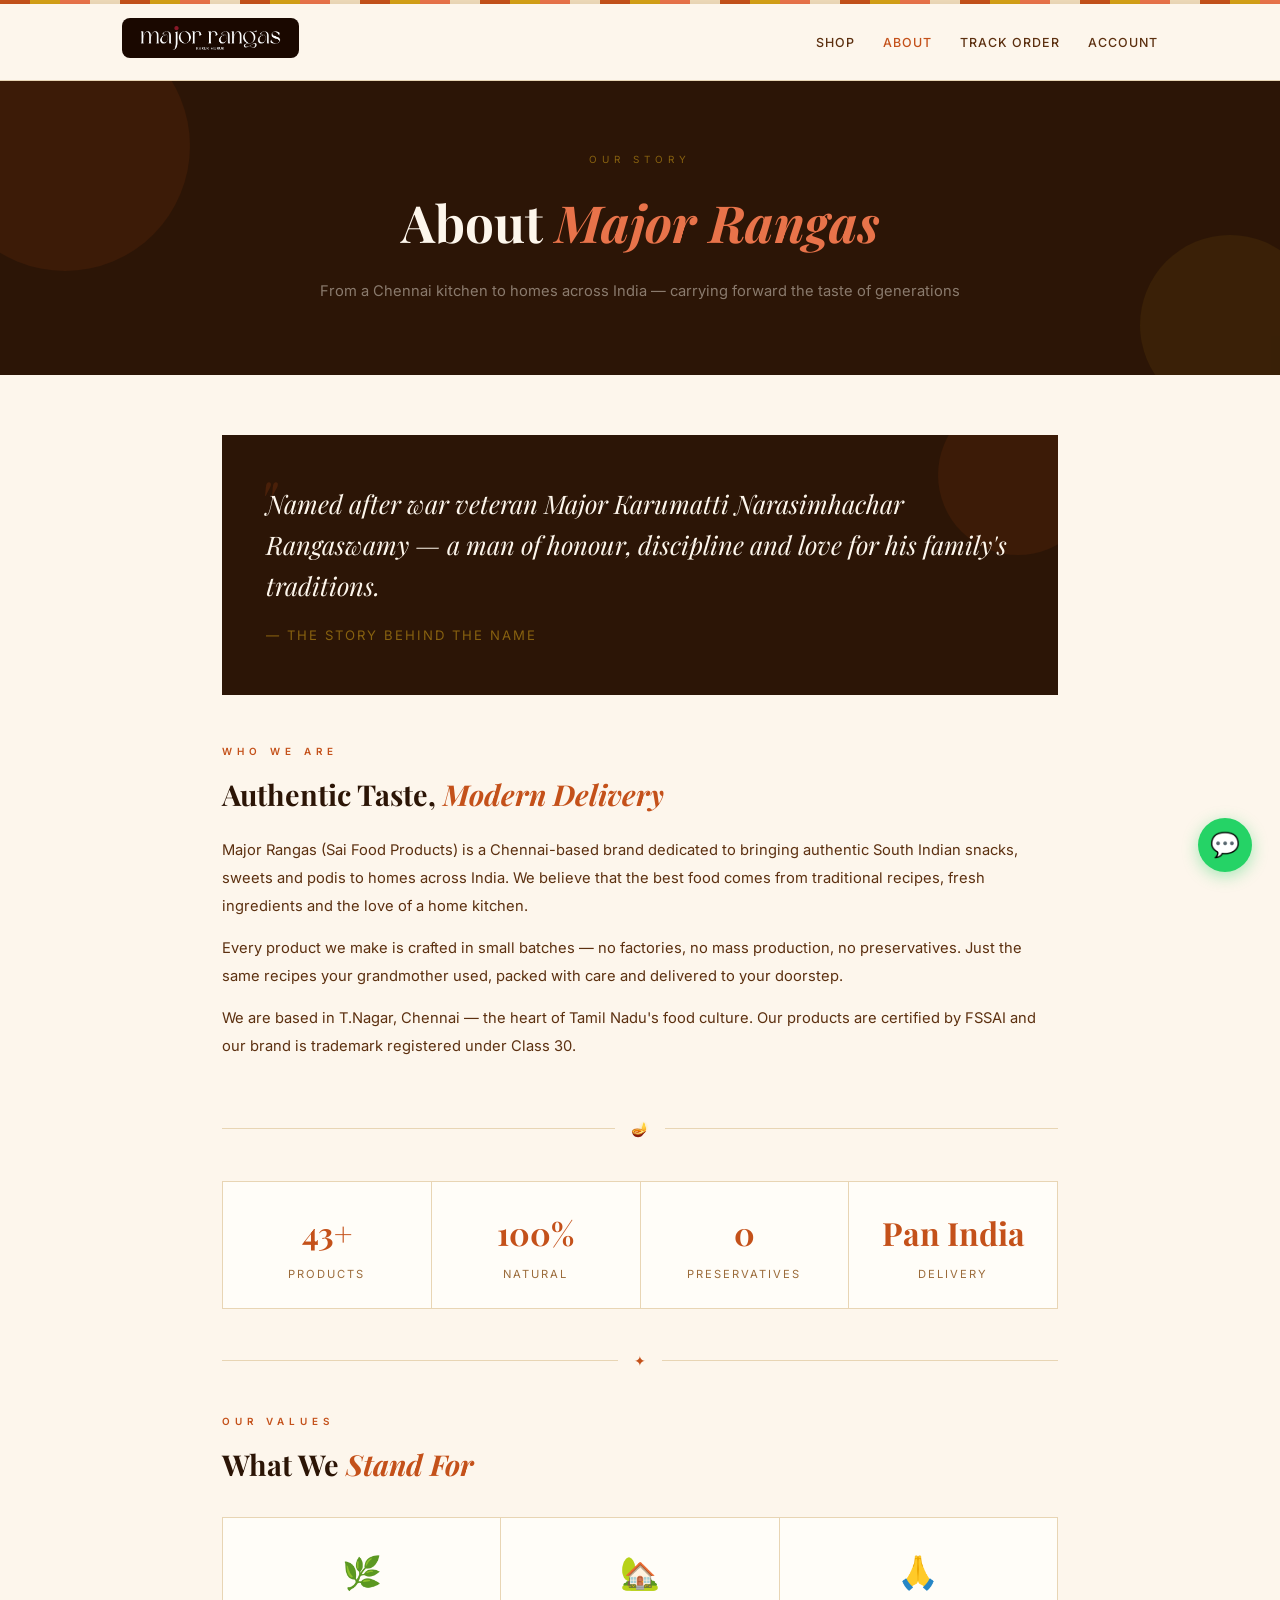
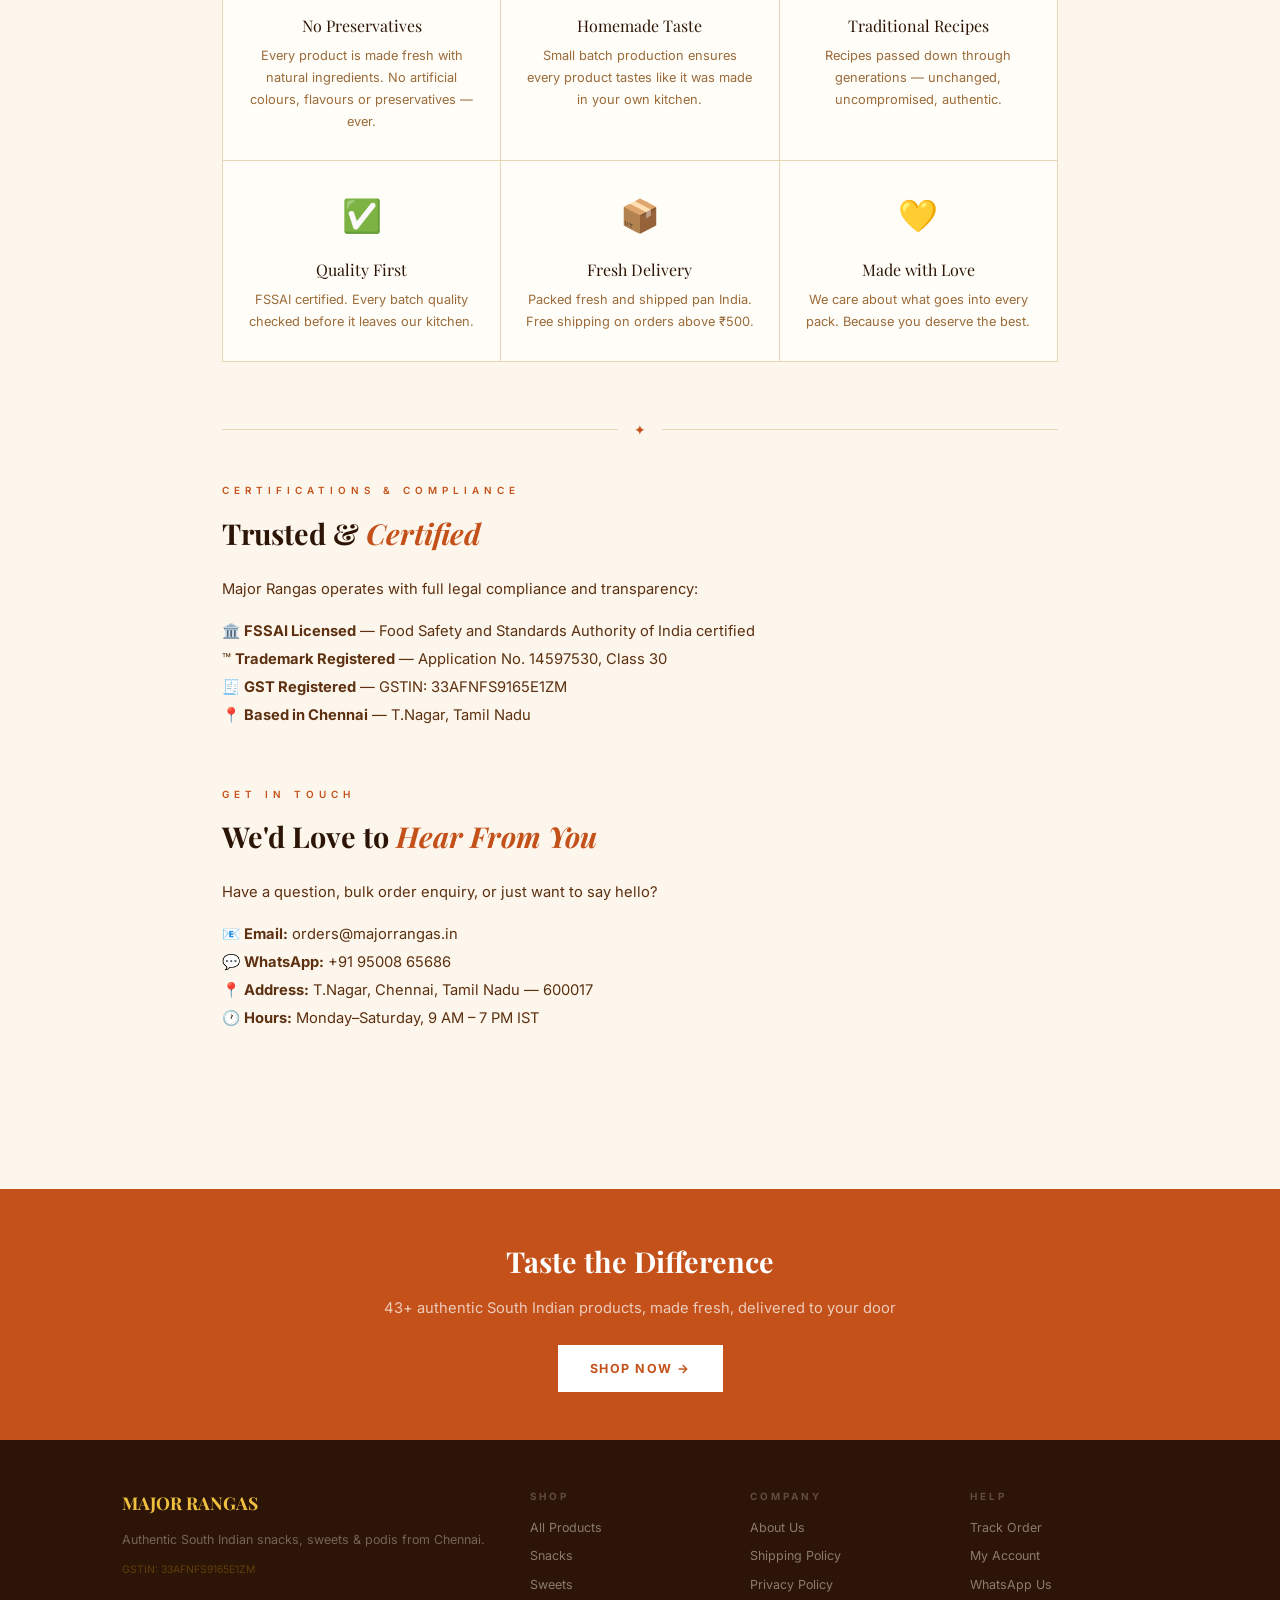
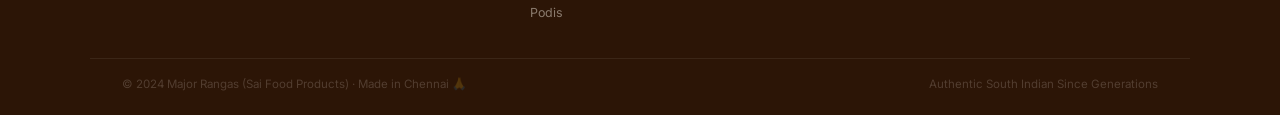
<file: about.html>
<!DOCTYPE html>
<html lang="en">
<head>
  <meta charset="UTF-8"><meta name="viewport" content="width=device-width,initial-scale=1.0">
  <title>About Us — Major Rangas | Authentic South Indian Snacks</title>
  <meta name="description" content="Learn about Major Rangas — named after war veteran Major Rangaswamy, bringing authentic South Indian snacks, sweets and podis from Chennai to your home.">
  <link rel="icon" href="/images/logo.png">
  <link href="https://fonts.googleapis.com/css2?family=Playfair+Display:ital,wght@0,400;0,600;0,700;0,900;1,400;1,600&family=Inter:wght@300;400;500;600&display=swap" rel="stylesheet">
  <style>
    *{margin:0;padding:0;box-sizing:border-box;}html,body{margin:0!important;padding:0!important;}
    :root{--terra:#C4511A;--terra-dark:#A03D10;--gold:#D4A017;--gold-light:#F0C040;--cream:#FDF6EC;--cream2:#F5ECD8;--cream3:#EDD9B8;--brown:#2C1506;--brown2:#5C3010;--text:#1A0800;--text2:#5C3010;--text3:#9B6B3A;--border:#D4B896;--border2:#E8D5B4;--white:#FFFDF8;--font-serif:'Playfair Display',Georgia,serif;--font-sans:'Inter',sans-serif;--shadow:0 2px 12px rgba(44,21,6,0.08);}
    body{background:var(--cream);color:var(--text);font-family:var(--font-sans);font-size:15px;line-height:1.7;}
    a{text-decoration:none;color:inherit;}
    .top-stripe{height:4px;background:repeating-linear-gradient(90deg,var(--terra) 0,var(--terra) 30px,var(--gold) 30px,var(--gold) 60px,#E8734A 60px,#E8734A 90px,var(--cream3) 90px,var(--cream3) 120px);}
    .navbar{background:rgba(253,246,236,0.97);border-bottom:1px solid var(--border2);backdrop-filter:blur(8px);box-shadow:0 1px 8px rgba(44,21,6,0.06);}
    .nav-inner{max-width:1100px;margin:0 auto;display:flex;align-items:center;justify-content:space-between;padding:14px 32px;}
    .logo-img{height:40px;background:#1A0800;padding:5px 16px;border-radius:8px;}
    .nav-links a{color:var(--text2);font-size:0.78rem;letter-spacing:1px;text-transform:uppercase;margin-left:24px;font-weight:500;transition:color 0.2s;}
    .nav-links a:hover{color:var(--terra);}

    /* HERO */
    .page-hero{background:var(--brown);padding:70px 32px;text-align:center;position:relative;overflow:hidden;}
    .page-hero::before{content:'';position:absolute;top:-60px;left:-60px;width:250px;height:250px;border-radius:50%;background:rgba(196,81,26,0.1);}
    .page-hero::after{content:'';position:absolute;bottom:-40px;right:-40px;width:180px;height:180px;border-radius:50%;background:rgba(212,160,23,0.08);}
    .page-hero-inner{max-width:700px;margin:0 auto;position:relative;z-index:1;}
    .page-eyebrow{font-size:0.62rem;letter-spacing:5px;text-transform:uppercase;color:rgba(212,160,23,0.55);margin-bottom:12px;}
    .page-title{font-family:var(--font-serif);font-size:clamp(2rem,5vw,3.2rem);color:var(--cream);font-weight:700;margin-bottom:12px;}
    .page-title em{color:var(--terra-light,#E8734A);font-style:italic;}
    .page-subtitle{color:rgba(253,246,236,0.45);font-size:0.92rem;line-height:1.8;}

    /* CONTENT */
    .page-content{max-width:900px;margin:0 auto;padding:60px 32px;}
    .section{margin-bottom:56px;}
    .section-tag{font-size:0.62rem;letter-spacing:5px;text-transform:uppercase;color:var(--terra);font-weight:600;margin-bottom:10px;display:block;}
    .section h2{font-family:var(--font-serif);font-size:1.8rem;color:var(--brown);margin-bottom:18px;}
    .section h2 em{color:var(--terra);font-style:italic;}
    .section p{color:var(--text2);margin-bottom:14px;font-size:0.92rem;line-height:1.9;}
    .divider{display:flex;align-items:center;gap:16px;margin:40px 0;}
    .divider-line{flex:1;height:1px;background:var(--border2);}
    .divider-icon{color:var(--terra);font-size:0.9rem;}

    /* STORY CARD */
    .story-card{background:var(--brown);padding:48px 44px;position:relative;overflow:hidden;margin-bottom:48px;}
    .story-card::before{content:'';position:absolute;top:-40px;right:-40px;width:160px;height:160px;border-radius:50%;background:rgba(196,81,26,0.1);}
    .story-card blockquote{font-family:var(--font-serif);font-size:clamp(1.2rem,2.5vw,1.6rem);color:var(--cream);font-style:italic;line-height:1.6;margin-bottom:16px;position:relative;z-index:1;}
    .story-card blockquote::before{content:'"';font-size:4rem;color:rgba(196,81,26,0.2);line-height:0;position:absolute;top:20px;left:-10px;}
    .story-card cite{color:rgba(212,160,23,0.55);font-size:0.82rem;font-style:normal;letter-spacing:2px;position:relative;z-index:1;}

    /* VALUES GRID */
    .values-grid{display:grid;grid-template-columns:repeat(3,1fr);gap:1px;background:var(--border2);border:1px solid var(--border2);margin:28px 0;}
    .value-card{background:var(--white);padding:28px 24px;text-align:center;}
    .value-icon{font-size:2rem;margin-bottom:12px;display:block;}
    .value-title{font-family:var(--font-serif);font-size:1rem;color:var(--brown);margin-bottom:6px;}
    .value-desc{font-size:0.8rem;color:var(--text3);line-height:1.7;}

    /* TEAM / FOUNDER */
    .founder-card{background:var(--cream2);border:1px solid var(--border2);padding:32px;display:flex;gap:28px;align-items:flex-start;margin:28px 0;}
    .founder-avatar{width:80px;height:80px;border-radius:50%;background:var(--terra);color:#fff;font-family:var(--font-serif);font-size:2rem;display:flex;align-items:center;justify-content:center;flex-shrink:0;}
    .founder-name{font-family:var(--font-serif);font-size:1.1rem;color:var(--brown);margin-bottom:3px;}
    .founder-role{font-size:0.72rem;color:var(--terra);letter-spacing:2px;text-transform:uppercase;margin-bottom:10px;}
    .founder-bio{font-size:0.88rem;color:var(--text2);line-height:1.8;}

    /* STATS */
    .stats-row{display:grid;grid-template-columns:repeat(4,1fr);gap:1px;background:var(--border2);border:1px solid var(--border2);margin:28px 0;}
    .stat-box{background:var(--white);padding:24px;text-align:center;}
    .stat-num{font-family:var(--font-serif);font-size:2rem;font-weight:700;color:var(--terra);display:block;}
    .stat-lbl{font-size:0.7rem;color:var(--text3);letter-spacing:2px;text-transform:uppercase;margin-top:4px;}

    /* CTA */
    .cta-section{background:var(--terra);padding:48px 32px;text-align:center;margin-top:40px;}
    .cta-section h3{font-family:var(--font-serif);font-size:1.8rem;color:#fff;margin-bottom:10px;}
    .cta-section p{color:rgba(255,255,255,0.7);margin-bottom:24px;font-size:0.92rem;}
    .btn-white{background:#fff;color:var(--terra);padding:13px 32px;font-size:0.78rem;font-weight:700;letter-spacing:1.5px;text-transform:uppercase;display:inline-block;transition:all 0.2s;}
    .btn-white:hover{background:var(--cream);transform:translateY(-1px);}

    /* FOOTER */
    .site-footer{background:var(--brown);color:#fff;padding:48px 0 20px;}
    .footer-inner{max-width:1100px;margin:0 auto;padding:0 32px;display:grid;grid-template-columns:2fr 1fr 1fr 1fr;gap:32px;margin-bottom:28px;}
    .footer-brand h3{font-family:var(--font-serif);font-size:1.1rem;color:var(--gold-light);margin-bottom:10px;}
    .footer-brand p{color:rgba(253,246,236,0.35);font-size:0.78rem;line-height:1.9;}
    .footer-col h4{font-size:0.62rem;letter-spacing:3px;text-transform:uppercase;color:rgba(253,246,236,0.25);margin-bottom:12px;}
    .footer-col a{display:block;color:rgba(253,246,236,0.45);font-size:0.78rem;margin-bottom:7px;transition:color 0.2s;}
    .footer-col a:hover{color:var(--gold-light);}
    .footer-bar{border-top:1px solid rgba(253,246,236,0.07);max-width:1100px;margin:0 auto;padding:16px 32px 0;display:flex;justify-content:space-between;}
    .footer-bar p{color:rgba(253,246,236,0.18);font-size:0.72rem;}
    .wa-float{position:fixed;bottom:28px;right:28px;background:#25D366;color:#fff;width:54px;height:54px;border-radius:50%;display:flex;align-items:center;justify-content:center;font-size:1.5rem;z-index:5000;box-shadow:0 4px 16px rgba(37,211,102,0.4);text-decoration:none;}
    @media(max-width:768px){.values-grid{grid-template-columns:1fr 1fr;}.stats-row{grid-template-columns:1fr 1fr;}.footer-inner{grid-template-columns:1fr 1fr;}.founder-card{flex-direction:column;}.page-content{padding:40px 16px;}.nav-inner{padding:12px 16px;}.nav-links a{margin-left:12px;}}
  </style>
</head>
<body>
<div class="top-stripe"></div>
<nav class="navbar">
  <div class="nav-inner">
    <a href="index.html"><img src="/images/logo.png" alt="Major Rangas" class="logo-img"></a>
    <div class="nav-links">
      <a href="products.html">Shop</a>
      <a href="about.html" style="color:var(--terra)">About</a>
      <a href="track.html">Track Order</a>
      <a href="account.html">Account</a>
    </div>
  </div>
</nav>

<div class="page-hero">
  <div class="page-hero-inner">
    <div class="page-eyebrow">Our Story</div>
    <h1 class="page-title">About <em>Major Rangas</em></h1>
    <p class="page-subtitle">From a Chennai kitchen to homes across India — carrying forward the taste of generations</p>
  </div>
</div>

<div class="page-content">

  <!-- STORY CARD -->
  <div class="story-card">
    <blockquote>Named after war veteran Major Karumatti Narasimhachar Rangaswamy — a man of honour, discipline and love for his family's traditions.</blockquote>
    <cite>— THE STORY BEHIND THE NAME</cite>
  </div>

  <!-- WHO WE ARE -->
  <div class="section">
    <span class="section-tag">Who We Are</span>
    <h2>Authentic Taste, <em>Modern Delivery</em></h2>
    <p>Major Rangas (Sai Food Products) is a Chennai-based brand dedicated to bringing authentic South Indian snacks, sweets and podis to homes across India. We believe that the best food comes from traditional recipes, fresh ingredients and the love of a home kitchen.</p>
    <p>Every product we make is crafted in small batches — no factories, no mass production, no preservatives. Just the same recipes your grandmother used, packed with care and delivered to your doorstep.</p>
    <p>We are based in T.Nagar, Chennai — the heart of Tamil Nadu's food culture. Our products are certified by FSSAI and our brand is trademark registered under Class 30.</p>
  </div>

  <div class="divider"><div class="divider-line"></div><span class="divider-icon">🪔</span><div class="divider-line"></div></div>

  <!-- STATS -->
  <div class="stats-row">
    <div class="stat-box"><span class="stat-num">43+</span><div class="stat-lbl">Products</div></div>
    <div class="stat-box"><span class="stat-num">100%</span><div class="stat-lbl">Natural</div></div>
    <div class="stat-box"><span class="stat-num">0</span><div class="stat-lbl">Preservatives</div></div>
    <div class="stat-box"><span class="stat-num">Pan India</span><div class="stat-lbl">Delivery</div></div>
  </div>

  <div class="divider"><div class="divider-line"></div><span class="divider-icon">✦</span><div class="divider-line"></div></div>

  <!-- VALUES -->
  <div class="section">
    <span class="section-tag">Our Values</span>
    <h2>What We <em>Stand For</em></h2>
    <div class="values-grid">
      <div class="value-card"><span class="value-icon">🌿</span><div class="value-title">No Preservatives</div><div class="value-desc">Every product is made fresh with natural ingredients. No artificial colours, flavours or preservatives — ever.</div></div>
      <div class="value-card"><span class="value-icon">🏡</span><div class="value-title">Homemade Taste</div><div class="value-desc">Small batch production ensures every product tastes like it was made in your own kitchen.</div></div>
      <div class="value-card"><span class="value-icon">🙏</span><div class="value-title">Traditional Recipes</div><div class="value-desc">Recipes passed down through generations — unchanged, uncompromised, authentic.</div></div>
      <div class="value-card"><span class="value-icon">✅</span><div class="value-title">Quality First</div><div class="value-desc">FSSAI certified. Every batch quality checked before it leaves our kitchen.</div></div>
      <div class="value-card"><span class="value-icon">📦</span><div class="value-title">Fresh Delivery</div><div class="value-desc">Packed fresh and shipped pan India. Free shipping on orders above ₹500.</div></div>
      <div class="value-card"><span class="value-icon">💛</span><div class="value-title">Made with Love</div><div class="value-desc">We care about what goes into every pack. Because you deserve the best.</div></div>
    </div>
  </div>

  <div class="divider"><div class="divider-line"></div><span class="divider-icon">✦</span><div class="divider-line"></div></div>

  <!-- CERTIFICATIONS -->
  <div class="section">
    <span class="section-tag">Certifications & Compliance</span>
    <h2>Trusted & <em>Certified</em></h2>
    <p>Major Rangas operates with full legal compliance and transparency:</p>
    <p>🏛️ <strong>FSSAI Licensed</strong> — Food Safety and Standards Authority of India certified<br>
    ™️ <strong>Trademark Registered</strong> — Application No. 14597530, Class 30<br>
    🧾 <strong>GST Registered</strong> — GSTIN: 33AFNFS9165E1ZM<br>
    📍 <strong>Based in Chennai</strong> — T.Nagar, Tamil Nadu</p>
  </div>

  <!-- CONTACT -->
  <div class="section">
    <span class="section-tag">Get In Touch</span>
    <h2>We'd Love to <em>Hear From You</em></h2>
    <p>Have a question, bulk order enquiry, or just want to say hello?</p>
    <p>📧 <strong>Email:</strong> orders@majorrangas.in<br>
    💬 <strong>WhatsApp:</strong> +91 95008 65686<br>
    📍 <strong>Address:</strong> T.Nagar, Chennai, Tamil Nadu — 600017<br>
    🕐 <strong>Hours:</strong> Monday–Saturday, 9 AM – 7 PM IST</p>
  </div>

</div>

<!-- CTA -->
<div class="cta-section">
  <h3>Taste the Difference</h3>
  <p>43+ authentic South Indian products, made fresh, delivered to your door</p>
  <a href="products.html" class="btn-white">Shop Now →</a>
</div>

<footer class="site-footer">
  <div class="footer-inner">
    <div class="footer-brand"><h3>MAJOR RANGAS</h3><p>Authentic South Indian snacks, sweets & podis from Chennai.</p><p style="color:rgba(212,160,23,0.3);font-size:0.65rem;margin-top:8px">GSTIN: 33AFNFS9165E1ZM</p></div>
    <div class="footer-col"><h4>Shop</h4><a href="products.html">All Products</a><a href="products.html?cat=Snacks">Snacks</a><a href="products.html?cat=Sweets">Sweets</a><a href="products.html?cat=Podis">Podis</a></div>
    <div class="footer-col"><h4>Company</h4><a href="about.html">About Us</a><a href="shipping.html">Shipping Policy</a><a href="privacy.html">Privacy Policy</a></div>
    <div class="footer-col"><h4>Help</h4><a href="track.html">Track Order</a><a href="account.html">My Account</a><a href="https://wa.me/919500865686">WhatsApp Us</a></div>
  </div>
  <div class="footer-bar"><p>© 2024 Major Rangas (Sai Food Products) · Made in Chennai 🙏</p><p>Authentic South Indian Since Generations</p></div>
</footer>
<a href="https://wa.me/919500865686" target="_blank" class="wa-float">💬</a>
</body>
</html>
</file>
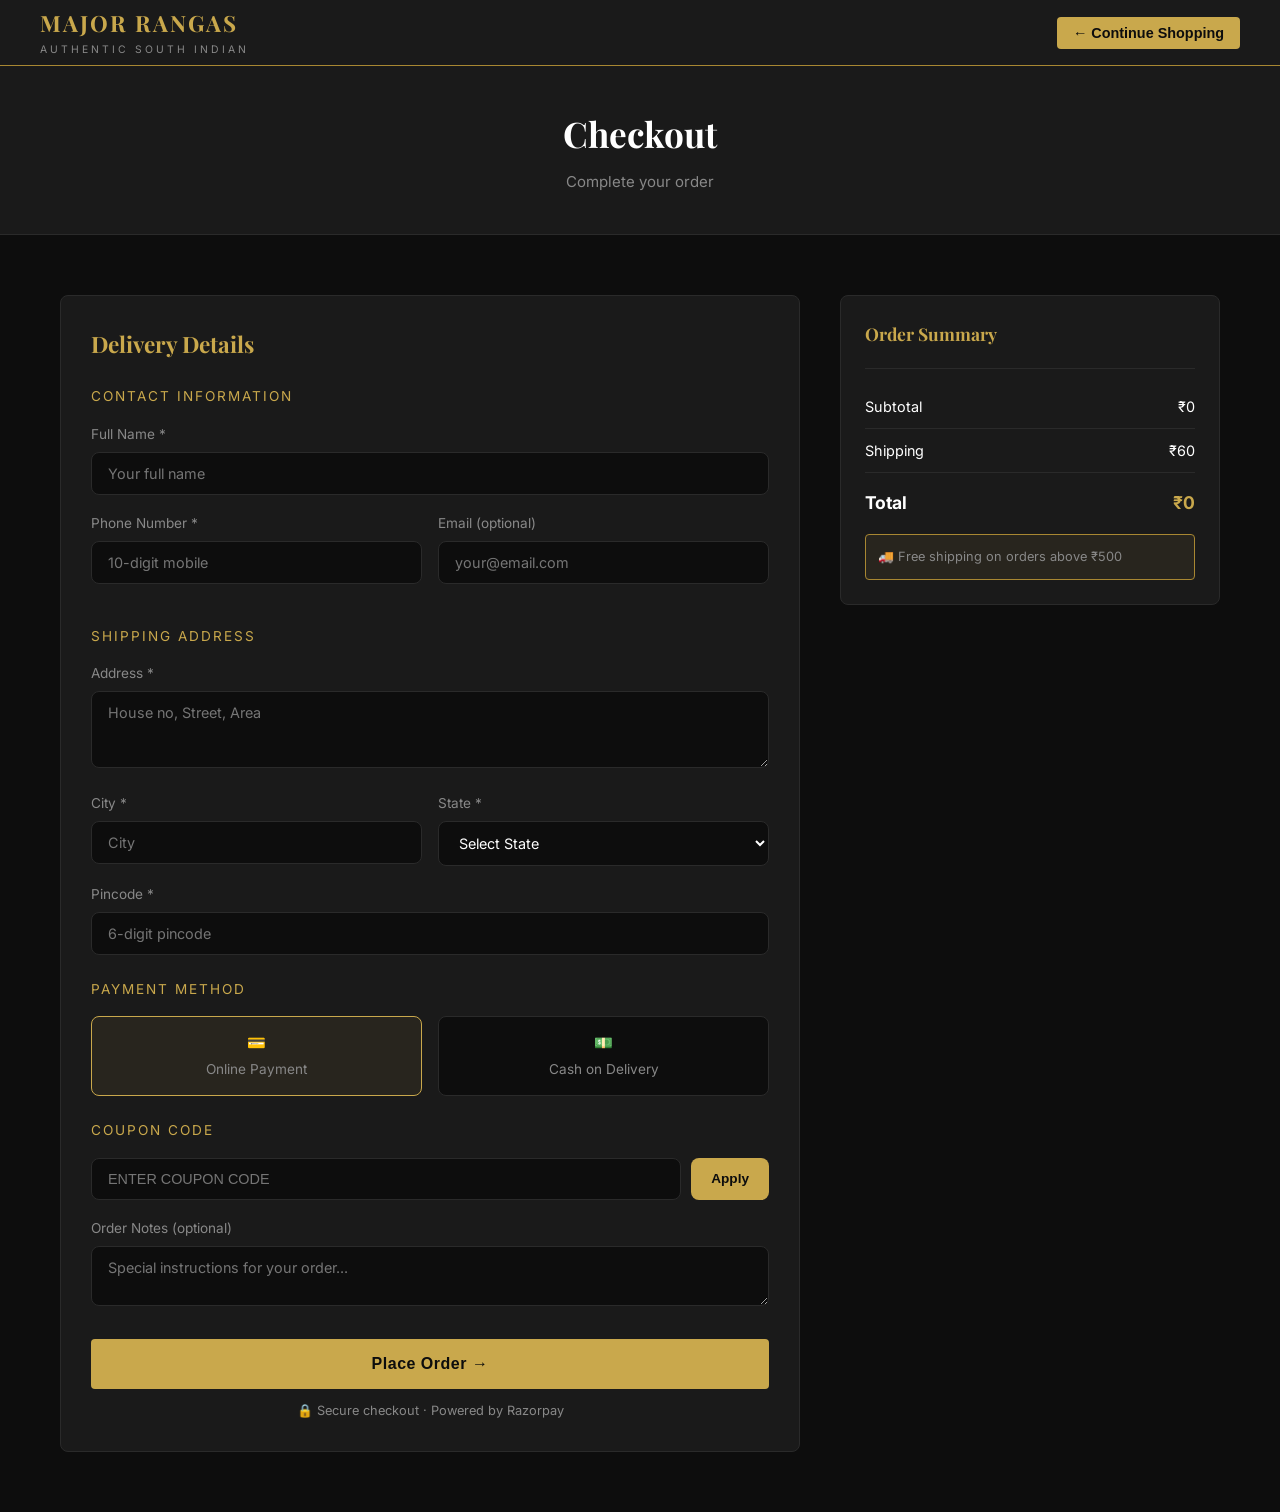
<file: checkout.html>
<!DOCTYPE html>
<html lang="en">
<head>
  <meta charset="UTF-8">
  <meta name="viewport" content="width=device-width, initial-scale=1.0">
  <title>Checkout — Major Rangas</title>
  <link href="https://fonts.googleapis.com/css2?family=Playfair+Display:wght@400;600;700&family=Inter:wght@300;400;500;600&display=swap" rel="stylesheet">
  <link rel="stylesheet" href="css/style.css">
  <script src="https://checkout.razorpay.com/v1/checkout.js"></script>
</head>
<body>

<nav class="navbar">
  <div class="nav-inner">
    <a href="index.html" class="logo">
      <span class="logo-main">MAJOR RANGAS</span>
      <span class="logo-sub">Authentic South Indian</span>
    </a>
    <div class="nav-right">
      <button class="cart-btn" onclick="window.location.href='products.html'">← Continue Shopping</button>
    </div>
  </div>
</nav>

<div class="page-header">
  <div class="container">
    <h1>Checkout</h1>
    <p>Complete your order</p>
  </div>
</div>

<!-- Login prompt banner -->
<div id="loginPromptBanner" style="background:rgba(201,168,76,0.08);border-bottom:1px solid rgba(201,168,76,0.15);padding:12px 40px;display:none">
  <div style="max-width:1200px;margin:0 auto;display:flex;align-items:center;justify-content:space-between;flex-wrap:wrap;gap:10px">
    <div style="display:flex;align-items:center;gap:10px">
      <span style="font-size:1.2rem">👤</span>
      <span style="color:rgba(245,230,200,0.7);font-size:0.85rem">Login to save your address & track orders easily</span>
    </div>
    <div style="display:flex;gap:10px">
      <a href="login.html?redirect=checkout.html" style="background:var(--gold);color:var(--black);padding:7px 20px;border-radius:4px;font-size:0.78rem;font-weight:700;letter-spacing:1px;text-decoration:none">LOGIN</a>
      <button onclick="dismissLoginBanner()" style="background:none;border:1px solid var(--border);color:var(--gray);padding:7px 16px;border-radius:4px;font-size:0.78rem;cursor:pointer">Continue as Guest</button>
    </div>
  </div>
</div>

<!-- Logged in user info -->
<div id="loggedInBar" style="background:rgba(76,175,80,0.06);border-bottom:1px solid rgba(76,175,80,0.15);padding:10px 40px;display:none">
  <div style="max-width:1200px;margin:0 auto;display:flex;align-items:center;gap:10px">
    <span style="font-size:1rem">✅</span>
    <span style="color:#81C784;font-size:0.82rem">Logged in as <strong id="loggedInName"></strong> — your order will be saved to your account</span>
    <a href="account.html" style="color:#81C784;font-size:0.75rem;margin-left:8px;text-decoration:underline">My Account</a>
  </div>
</div>

<section class="checkout-page">
  <div class="container">
    <div class="checkout-grid">

      <!-- LEFT: Customer Form -->
      <div>
        <div class="checkout-form">
          <h2>Delivery Details</h2>

          <div class="form-section-title">Contact Information</div>
          <div class="form-group">
            <label>Full Name *</label>
            <input type="text" id="customerName" placeholder="Your full name" required>
          </div>
          <div class="form-row">
            <div class="form-group">
              <label>Phone Number *</label>
              <input type="tel" id="customerPhone" placeholder="10-digit mobile" maxlength="10" required>
            </div>
            <div class="form-group">
              <label>Email (optional)</label>
              <input type="email" id="customerEmail" placeholder="your@email.com">
            </div>
          </div>

          <div class="form-section-title">Shipping Address</div>
          <div class="form-group">
            <label>Address *</label>
            <textarea id="shippingAddress" rows="3" placeholder="House no, Street, Area" required></textarea>
          </div>
          <div class="form-row">
            <div class="form-group">
              <label>City *</label>
              <input type="text" id="shippingCity" placeholder="City" required>
            </div>
            <div class="form-group">
              <label>State *</label>
              <select id="shippingState">
                <option value="">Select State</option>
                <option value="Tamil Nadu">Tamil Nadu</option>
                <option value="Andhra Pradesh">Andhra Pradesh</option>
                <option value="Karnataka">Karnataka</option>
                <option value="Kerala">Kerala</option>
                <option value="Telangana">Telangana</option>
                <option value="Maharashtra">Maharashtra</option>
                <option value="Delhi">Delhi</option>
                <option value="Gujarat">Gujarat</option>
                <option value="Rajasthan">Rajasthan</option>
                <option value="West Bengal">West Bengal</option>
                <option value="Other">Other</option>
              </select>
            </div>
          </div>
          <div class="form-group">
            <label>Pincode *</label>
            <input type="text" id="shippingPincode" placeholder="6-digit pincode" maxlength="6" required>
          </div>

          <div class="form-section-title">Payment Method</div>
          <div class="payment-method">
            <div class="payment-option selected" id="opt-online" onclick="selectPayment('online')">
              💳
              <span>Online Payment</span>
            </div>
            <div class="payment-option" id="opt-cod" onclick="selectPayment('cod')">
              💵
              <span>Cash on Delivery</span>
            </div>
          </div>

          <div class="form-section-title">Coupon Code</div>
          <div style="display:flex;gap:10px;margin-bottom:18px">
            <input type="text" id="couponCode" placeholder="Enter coupon code" style="flex:1;padding:12px 16px;background:var(--black);border:1px solid var(--border);border-radius:var(--radius);color:var(--white);font-size:0.9rem;outline:none;text-transform:uppercase">
            <button type="button" onclick="applyCoupon()" style="background:var(--gold);color:var(--black);border:none;padding:12px 20px;border-radius:var(--radius);font-weight:700;cursor:pointer;font-size:0.85rem;white-space:nowrap">Apply</button>
          </div>
          <div id="couponMsg" style="font-size:0.82rem;margin-bottom:14px;display:none"></div>

          <div class="form-group">
            <label>Order Notes (optional)</label>
            <textarea id="orderNotes" rows="2" placeholder="Special instructions for your order..."></textarea>
          </div>

          <button class="btn-primary" style="width:100%;padding:16px;font-size:1rem;margin-top:8px" onclick="placeOrder()" id="placeOrderBtn">
            Place Order →
          </button>
          <p style="color:var(--gray);font-size:0.8rem;text-align:center;margin-top:12px">
            🔒 Secure checkout · Powered by Razorpay
          </p>
        </div>
      </div>

      <!-- RIGHT: Order Summary -->
      <div class="order-summary-box">
        <h3>Order Summary</h3>
        <div id="summaryItems"></div>
        <div style="border-top:1px solid var(--border);margin:16px 0;padding-top:16px">
          <div class="summary-item"><span>Subtotal</span><span id="summarySubtotal">₹0</span></div>
          <div class="summary-item"><span>Shipping</span><span id="summaryShipping">₹60</span></div>
          <div class="summary-item" id="summaryDiscountRow" style="display:none;color:#81C784"><span>Discount</span><span id="summaryDiscount" style="color:#81C784">-₹0</span></div>
          <div class="summary-total"><span>Total</span><span id="summaryTotal">₹0</span></div>
        </div>
        <div style="background:rgba(201,168,76,0.08);border:1px solid var(--gold-dark);border-radius:4px;padding:12px;font-size:0.8rem;color:var(--gray);margin-top:8px">
          🚚 Free shipping on orders above ₹500
        </div>
      </div>

    </div>
  </div>
</section>

<script src="js/config.js"></script>
<script src="js/cart.js"></script>
<script>
// Configuration
const CONFIG = {
  API_URL: 'https://majorrangas-backend-production.up.railway.app',
  FREE_SHIPPING_ABOVE: 500,
  SHIPPING_CHARGE: 60
};

let selectedPayment = 'online';

function selectPayment(method) {
  selectedPayment = method;
  document.querySelectorAll('.payment-option').forEach(el => el.classList.remove('selected'));
  document.getElementById(`opt-${method}`)?.classList.add('selected');
}

function loadSummary() {
  const subtotal = getCartTotal();
  const shipping = subtotal >= CONFIG.FREE_SHIPPING_ABOVE ? 0 : CONFIG.SHIPPING_CHARGE;
  const discount = window.appliedDiscount || 0;
  const total = Math.max(0, subtotal + shipping - discount);

  document.getElementById('summarySubtotal').textContent = `₹${subtotal.toFixed(2)}`;
  document.getElementById('summaryShipping').textContent = shipping === 0 ? 'FREE' : `₹${shipping}`;
  const discRow = document.getElementById('summaryDiscountRow');
  if (discount > 0 && discRow) {
    discRow.style.display = 'flex';
    document.getElementById('summaryDiscount').textContent = `-₹${discount.toFixed(2)}`;
  } else if (discRow) {
    discRow.style.display = 'none';
  }
  document.getElementById('summaryTotal').textContent = `₹${total.toFixed(2)}`;

  const container = document.getElementById('summaryItems');
  if (cart.length === 0) {
    container.innerHTML = '<p style="color:var(--gray);font-size:0.9rem">Cart is empty. <a href="products.html" style="color:var(--gold)">Add products →</a></p>';
    return;
  }
  container.innerHTML = cart.map(item => `
    <div class="summary-item">
      <span>${item.name} × ${item.quantity}</span>
      <span>₹${(parseFloat(item.mrp) * item.quantity).toFixed(2)}</span>
    </div>`).join('');
}

// Check login status
function checkLoginStatus() {
  var token = localStorage.getItem('mr_customer_token');
  var customer = JSON.parse(localStorage.getItem('mr_customer') || '{}');
  if (token && customer.email) {
    // Logged in — show green bar, pre-fill form
    document.getElementById('loggedInBar').style.display = 'block';
    document.getElementById('loggedInName').textContent = customer.name || customer.email;
    if (customer.name) document.getElementById('customerName').value = customer.name;
    if (customer.email) document.getElementById('customerEmail').value = customer.email;
    if (customer.phone) document.getElementById('customerPhone').value = customer.phone;
    loadSavedAddress(token);
  } else {
    // Not logged in — show login prompt
    document.getElementById('loginPromptBanner').style.display = 'block';
  }
}

function dismissLoginBanner() {
  document.getElementById('loginPromptBanner').style.display = 'none';
}

async function loadSavedAddress(token) {
  try {
    var res = await fetch(CONFIG.API_URL + '/api/customers/addresses', {
      headers: { 'Authorization': 'Bearer ' + token }
    });
    var data = await res.json();
    if (data.success && data.addresses.length > 0) {
      var def = data.addresses.find(function(a){ return a.is_default; }) || data.addresses[0];
      if (def) {
        document.getElementById('shippingAddress').value = def.address || '';
        document.getElementById('shippingCity').value = def.city || '';
        document.getElementById('shippingState').value = def.state || '';
        document.getElementById('shippingPincode').value = def.pincode || '';
        if (def.phone) document.getElementById('customerPhone').value = def.phone;
        // Show saved address notice
        var notice = document.createElement('div');
        notice.style.cssText = 'background:rgba(201,168,76,0.08);border:1px solid rgba(201,168,76,0.2);border-radius:4px;padding:8px 14px;font-size:0.78rem;color:rgba(201,168,76,0.7);margin-bottom:14px';
        notice.textContent = '✓ Default address pre-filled from your account';
        var addrField = document.getElementById('shippingAddress').parentNode;
        addrField.insertBefore(notice, addrField.firstChild);
      }
    }
  } catch(e) {}
}

window.appliedDiscount = 0;
window.appliedCouponCode = '';

// Save abandoned cart when user fills in details
function saveAbandonedCart() {
  var email = document.getElementById('customerEmail') ? document.getElementById('customerEmail').value : '';
  var phone = document.getElementById('customerPhone') ? document.getElementById('customerPhone').value : '';
  var name = document.getElementById('customerName') ? document.getElementById('customerName').value : '';
  if (!email && !phone) return;
  var cart = JSON.parse(localStorage.getItem('mr_cart') || '[]');
  if (!cart.length) return;
  var total = cart.reduce(function(s,i){ return s + parseFloat(i.mrp)*i.quantity; }, 0);
  fetch(CONFIG.API_URL + '/api/abandoned/save', {
    method: 'POST',
    headers: {'Content-Type':'application/json'},
    body: JSON.stringify({
      customer_email: email,
      customer_phone: phone,
      customer_name: name,
      cart_data: cart,
      cart_total: total.toFixed(2)
    })
  }).catch(function(){});
}

// Mark cart as recovered when order placed
function markCartRecovered(email) {
  fetch(CONFIG.API_URL + '/api/abandoned/recovered', {
    method: 'POST',
    headers: {'Content-Type':'application/json'},
    body: JSON.stringify({ customer_email: email })
  }).catch(function(){});
}
window.appliedCouponCode = '';

async function applyCoupon() {
  const code = document.getElementById('couponCode').value.trim();
  const msg = document.getElementById('couponMsg');
  if (!code) return;
  const subtotal = cart.reduce((s,i) => s + parseFloat(i.mrp)*i.quantity, 0);
  try {
    const res = await fetch(`${CONFIG.API_URL}/api/coupons/validate`, {
      method: 'POST', headers: {'Content-Type':'application/json'},
      body: JSON.stringify({ code, order_amount: subtotal })
    });
    const data = await res.json();
    msg.style.display = 'block';
    if (data.success) {
      window.appliedDiscount = data.discount;
      window.appliedCouponCode = code;
      msg.style.color = '#81C784';
      msg.textContent = `✓ Coupon applied! You save ₹${data.discount.toFixed(2)}`;
      loadSummary();
checkLoginStatus();

// Save abandoned cart on blur of key fields
setTimeout(function() {
  ['customerEmail','customerPhone'].forEach(function(id) {
    var el = document.getElementById(id);
    if (el) el.addEventListener('blur', saveAbandonedCart);
  });
}, 1000);
    } else {
      // Check login status
function checkLoginStatus() {
  var token = localStorage.getItem('mr_customer_token');
  var customer = JSON.parse(localStorage.getItem('mr_customer') || '{}');
  if (token && customer.email) {
    // Logged in — show green bar, pre-fill form
    document.getElementById('loggedInBar').style.display = 'block';
    document.getElementById('loggedInName').textContent = customer.name || customer.email;
    if (customer.name) document.getElementById('customerName').value = customer.name;
    if (customer.email) document.getElementById('customerEmail').value = customer.email;
    if (customer.phone) document.getElementById('customerPhone').value = customer.phone;
    loadSavedAddress(token);
  } else {
    // Not logged in — show login prompt
    document.getElementById('loginPromptBanner').style.display = 'block';
  }
}

function dismissLoginBanner() {
  document.getElementById('loginPromptBanner').style.display = 'none';
}

async function loadSavedAddress(token) {
  try {
    var res = await fetch(CONFIG.API_URL + '/api/customers/addresses', {
      headers: { 'Authorization': 'Bearer ' + token }
    });
    var data = await res.json();
    if (data.success && data.addresses.length > 0) {
      var def = data.addresses.find(function(a){ return a.is_default; }) || data.addresses[0];
      if (def) {
        document.getElementById('shippingAddress').value = def.address || '';
        document.getElementById('shippingCity').value = def.city || '';
        document.getElementById('shippingState').value = def.state || '';
        document.getElementById('shippingPincode').value = def.pincode || '';
        if (def.phone) document.getElementById('customerPhone').value = def.phone;
        // Show saved address notice
        var notice = document.createElement('div');
        notice.style.cssText = 'background:rgba(201,168,76,0.08);border:1px solid rgba(201,168,76,0.2);border-radius:4px;padding:8px 14px;font-size:0.78rem;color:rgba(201,168,76,0.7);margin-bottom:14px';
        notice.textContent = '✓ Default address pre-filled from your account';
        var addrField = document.getElementById('shippingAddress').parentNode;
        addrField.insertBefore(notice, addrField.firstChild);
      }
    }
  } catch(e) {}
}

window.appliedDiscount = 0;
      window.appliedCouponCode = '';
      msg.style.color = '#ff6b6b';
      msg.textContent = data.error || 'Invalid coupon';
    }
  } catch(e) {
    msg.style.display = 'block';
    msg.style.color = '#ff6b6b';
    msg.textContent = 'Could not validate coupon';
  }
}

async function placeOrder() {
  const name = document.getElementById('customerName').value.trim();
  const phone = document.getElementById('customerPhone').value.trim();
  const address = document.getElementById('shippingAddress').value.trim();
  const city = document.getElementById('shippingCity').value.trim();
  const state = document.getElementById('shippingState').value;
  const pincode = document.getElementById('shippingPincode').value.trim();

  if (!name || !phone || !address || !city || !state || !pincode) {
    showToast('Please fill all required fields'); return;
  }
  if (phone.length !== 10) { showToast('Enter valid 10-digit phone'); return; }
  if (pincode.length !== 6) { showToast('Enter valid 6-digit pincode'); return; }
  if (cart.length === 0) { showToast('Cart is empty'); return; }

  const btn = document.getElementById('placeOrderBtn');
  btn.textContent = 'Processing...'; btn.disabled = true;

  const subtotal = getCartTotal();
  const shipping = subtotal >= CONFIG.FREE_SHIPPING_ABOVE ? 0 : CONFIG.SHIPPING_CHARGE;
  const total = subtotal + shipping;

  const orderData = {
    customer_name: name,
    customer_email: document.getElementById('customerEmail').value.trim(),
    customer_phone: phone,
    shipping_address: address,
    shipping_city: city,
    shipping_state: state,
    shipping_pincode: pincode,
    items: cart.map(i => ({ product_id: i.id, name: i.name, quantity: i.quantity, price: i.mrp, weight: i.weight, unit: i.unit })),
    subtotal, shipping_charge: shipping, total_amount: total,
    payment_method: selectedPayment,
    notes: document.getElementById('orderNotes').value.trim()
  };

  try {
    const res = await fetch(`${CONFIG.API_URL}/api/orders/place`, {
      method: 'POST', headers: { 'Content-Type': 'application/json' }, body: JSON.stringify(orderData)
    });
    const data = await res.json();
    if (!data.success) throw new Error(data.error || 'Order failed');

    if (selectedPayment === 'cod') {
      // Use coupon if applied
      if (window.appliedCouponCode) {
        await fetch(`${CONFIG.API_URL}/api/coupons/use`, {
          method: 'POST', headers: {'Content-Type':'application/json'},
          body: JSON.stringify({ code: window.appliedCouponCode })
        }).catch(()=>{});
      }
      markCartRecovered(orderData.customer_email);
      cart = []; saveCart();
      window.location.href = `success.html?order=${data.order_number}&method=cod`;
      return;
    }

    // Razorpay Online Payment
    const payRes = await fetch(`${CONFIG.API_URL}/api/payment/create-order`, {
      method: 'POST', headers: { 'Content-Type': 'application/json' },
      body: JSON.stringify({ amount: total, order_number: data.order_number })
    });
    const payData = await payRes.json();
    if (!payData.success) throw new Error('Payment creation failed');

    const options = {
      key: CONFIG.RAZORPAY_KEY,
      amount: payData.order.amount,
      currency: 'INR',
      name: 'Major Rangas',
      description: `Order ${data.order_number}`,
      order_id: payData.order.id,
      prefill: { name, email: document.getElementById('customerEmail').value, contact: phone },
      theme: { color: '#C9A84C' },
      handler: async function(response) {
        const verifyRes = await fetch(`${CONFIG.API_URL}/api/payment/verify`, {
          method: 'POST', headers: { 'Content-Type': 'application/json' },
          body: JSON.stringify({ ...response, order_number: data.order_number })
        });
        const verifyData = await verifyRes.json();
        if (verifyData.success) {
          if (window.appliedCouponCode) {
            await fetch(`${CONFIG.API_URL}/api/coupons/use`, {
              method: 'POST', headers: {'Content-Type':'application/json'},
              body: JSON.stringify({ code: window.appliedCouponCode })
            }).catch(()=>{});
          }
          cart = []; saveCart();
          window.location.href = `success.html?order=${data.order_number}&method=online`;
        } else {
          showToast('Payment verification failed. Contact support.');
        }
      },
      modal: { ondismiss: () => { btn.textContent = 'Place Order →'; btn.disabled = false; } }
    };
    new Razorpay(options).open();
  } catch (err) {
    showToast(err.message || 'Something went wrong');
    btn.textContent = 'Place Order →'; btn.disabled = false;
  }
}

loadSummary();
</script>
<script src="js/navbar.js"></script>
</body>
</html>
</file>
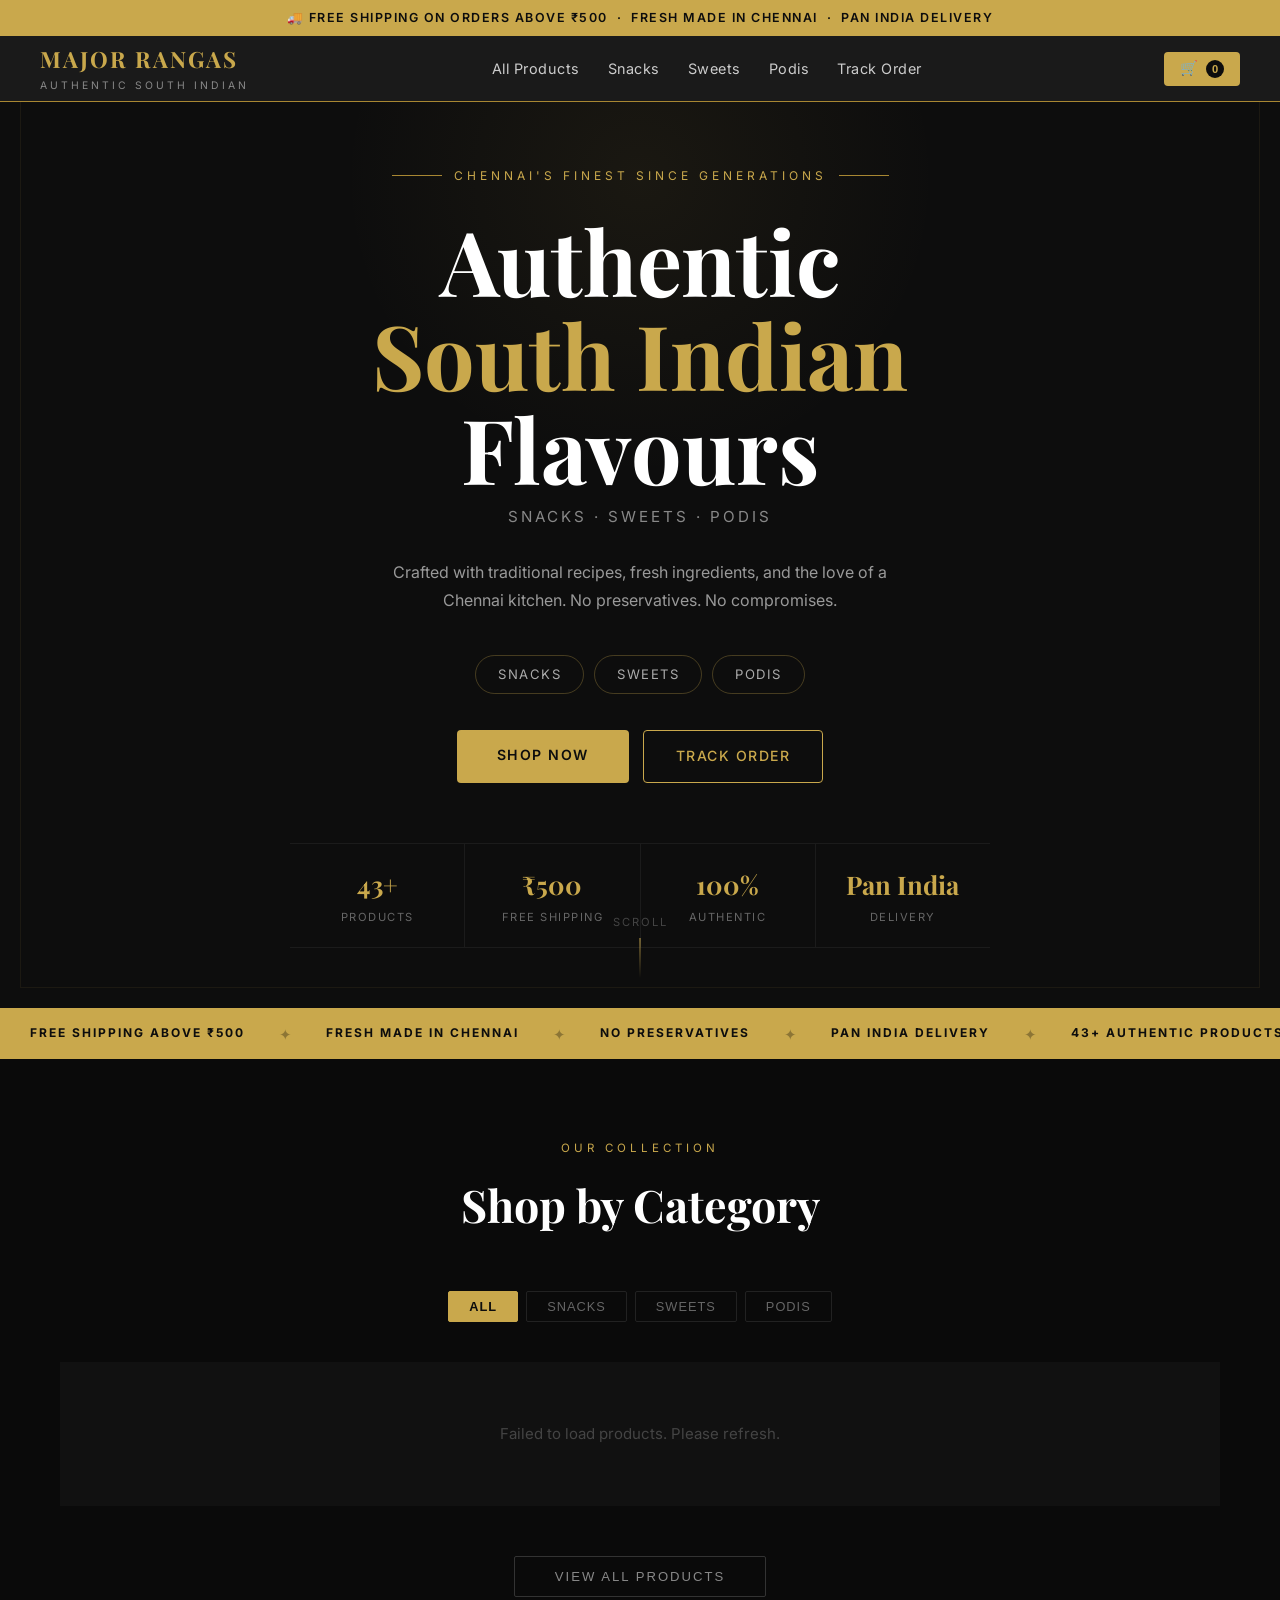
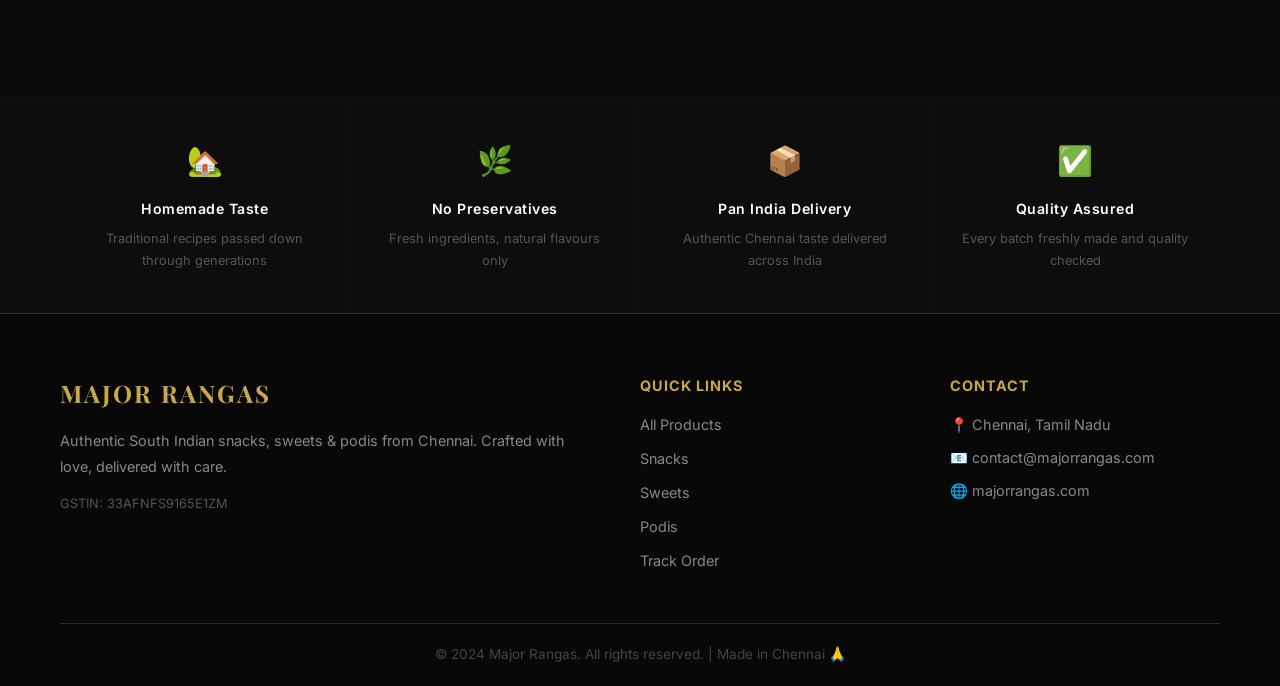
<file: index_91.html>
<!DOCTYPE html>
<html lang="en">
<head>
  <meta charset="UTF-8">
  <meta name="viewport" content="width=device-width, initial-scale=1.0">
  <title>Major Rangas — Authentic South Indian Snacks, Sweets & Podis</title>
  <meta name="description" content="Authentic South Indian snacks, sweets and podis from Chennai. Murukku, Thattai, Laddu, Idly Podi and more. Order online with free delivery.">
  <link rel="preconnect" href="https://fonts.googleapis.com">
  <link href="https://fonts.googleapis.com/css2?family=Playfair+Display:wght@400;600;700&family=Inter:wght@300;400;500;600&display=swap" rel="stylesheet">
  <link rel="stylesheet" href="css/style.css">
  <style>
    /* ── HERO BANNER ── */
    .hero-banner {
      background: #0D0D0D;
      min-height: 100vh;
      display: flex;
      flex-direction: column;
      align-items: center;
      justify-content: center;
      text-align: center;
      padding: 100px 20px 60px;
      position: relative;
      overflow: hidden;
    }

    /* Subtle gold glow background */
    .hero-banner::before {
      content: '';
      position: absolute;
      top: -20%;
      left: 50%;
      transform: translateX(-50%);
      width: 600px;
      height: 600px;
      background: radial-gradient(circle, rgba(201,168,76,0.07) 0%, transparent 70%);
      pointer-events: none;
    }

    /* Decorative border lines */
    .hero-banner::after {
      content: '';
      position: absolute;
      inset: 20px;
      border: 1px solid rgba(201,168,76,0.08);
      pointer-events: none;
    }

    /* Top announcement bar */
    .announce-bar {
      position: fixed;
      top: 0; left: 0; right: 0;
      background: var(--gold);
      color: var(--black);
      text-align: center;
      font-size: 0.78rem;
      font-weight: 600;
      letter-spacing: 1.5px;
      text-transform: uppercase;
      padding: 8px 20px;
      z-index: 200;
    }

    /* Push navbar below announce bar */
    .navbar { top: 36px; }

    .hero-eyebrow {
      display: flex;
      align-items: center;
      gap: 12px;
      margin-bottom: 28px;
      position: relative;
      z-index: 2;
    }
    .hero-eyebrow-line {
      width: 50px;
      height: 1px;
      background: var(--gold-dark);
    }
    .hero-eyebrow span {
      color: var(--gold);
      font-size: 0.75rem;
      letter-spacing: 4px;
      text-transform: uppercase;
    }

    .hero-headline {
      font-family: var(--font-serif);
      font-size: clamp(3rem, 7vw, 6rem);
      color: var(--white);
      line-height: 1.05;
      margin-bottom: 10px;
      position: relative;
      z-index: 2;
    }
    .hero-headline .line-gold {
      color: var(--gold);
      display: block;
    }

    .hero-sub {
      color: #888;
      font-size: 0.95rem;
      letter-spacing: 3px;
      text-transform: uppercase;
      margin-bottom: 28px;
      position: relative;
      z-index: 2;
    }

    .hero-desc {
      color: #999;
      font-size: 1rem;
      line-height: 1.8;
      max-width: 500px;
      margin: 0 auto 40px;
      position: relative;
      z-index: 2;
    }

    /* Category pills */
    .hero-cats {
      display: flex;
      gap: 10px;
      justify-content: center;
      flex-wrap: wrap;
      margin-bottom: 36px;
      position: relative;
      z-index: 2;
    }
    .hero-cat-pill {
      border: 1px solid rgba(201,168,76,0.3);
      color: #AAAAAA;
      padding: 8px 22px;
      border-radius: 30px;
      font-size: 0.82rem;
      letter-spacing: 1.5px;
      text-transform: uppercase;
      cursor: pointer;
      transition: all 0.25s;
      text-decoration: none;
      display: inline-block;
    }
    .hero-cat-pill:hover {
      border-color: var(--gold);
      color: var(--gold);
      background: rgba(201,168,76,0.06);
    }
    .hero-cat-pill.active {
      background: var(--gold);
      color: var(--black);
      border-color: var(--gold);
      font-weight: 600;
    }

    .hero-cta-row {
      display: flex;
      gap: 14px;
      justify-content: center;
      flex-wrap: wrap;
      position: relative;
      z-index: 2;
    }

    /* Stats row */
    .hero-stats {
      display: flex;
      gap: 0;
      margin-top: 60px;
      border-top: 1px solid rgba(255,255,255,0.06);
      border-bottom: 1px solid rgba(255,255,255,0.06);
      width: 100%;
      max-width: 700px;
      position: relative;
      z-index: 2;
    }
    .hero-stat {
      flex: 1;
      padding: 20px 10px;
      text-align: center;
      border-right: 1px solid rgba(255,255,255,0.06);
    }
    .hero-stat:last-child { border-right: none; }
    .hero-stat-val {
      font-family: var(--font-serif);
      font-size: 1.6rem;
      color: var(--gold);
      font-weight: 700;
      display: block;
    }
    .hero-stat-label {
      color: #666;
      font-size: 0.7rem;
      letter-spacing: 1.5px;
      text-transform: uppercase;
      margin-top: 4px;
    }

    /* Scroll indicator */
    .scroll-hint {
      position: absolute;
      bottom: 30px;
      left: 50%;
      transform: translateX(-50%);
      display: flex;
      flex-direction: column;
      align-items: center;
      gap: 6px;
      z-index: 2;
    }
    .scroll-hint span {
      color: #444;
      font-size: 0.7rem;
      letter-spacing: 2px;
      text-transform: uppercase;
    }
    .scroll-arrow {
      width: 1px;
      height: 40px;
      background: linear-gradient(to bottom, var(--gold), transparent);
      animation: scrollPulse 2s ease-in-out infinite;
    }
    @keyframes scrollPulse {
      0%, 100% { opacity: 0.3; transform: scaleY(1); }
      50% { opacity: 1; transform: scaleY(1.2); }
    }

    /* ── MARQUEE BAND ── */
    .marquee-band {
      background: var(--gold);
      padding: 12px 0;
      overflow: hidden;
      white-space: nowrap;
    }
    .marquee-inner {
      display: inline-flex;
      animation: marquee 20s linear infinite;
      gap: 0;
    }
    .marquee-item {
      color: var(--black);
      font-size: 0.75rem;
      font-weight: 700;
      letter-spacing: 2px;
      text-transform: uppercase;
      padding: 0 30px;
    }
    .marquee-dot {
      color: rgba(0,0,0,0.3);
      padding: 0 4px;
    }
    @keyframes marquee {
      0% { transform: translateX(0); }
      100% { transform: translateX(-50%); }
    }

    /* ── PRODUCT SHOWCASE ── */
    .showcase {
      background: #0a0a0a;
      padding: 80px 0;
    }
    .showcase-header {
      text-align: center;
      margin-bottom: 50px;
    }
    .showcase-tag {
      color: var(--gold);
      font-size: 0.72rem;
      letter-spacing: 4px;
      text-transform: uppercase;
      display: block;
      margin-bottom: 12px;
    }
    .showcase-title {
      font-family: var(--font-serif);
      font-size: clamp(1.8rem, 4vw, 2.8rem);
      color: var(--white);
    }

    /* Filter tabs */
    .showcase-filters {
      display: flex;
      justify-content: center;
      gap: 8px;
      margin-bottom: 40px;
      flex-wrap: wrap;
    }
    .sf-btn {
      padding: 7px 20px;
      border: 1px solid #222;
      background: transparent;
      color: #666;
      font-size: 0.8rem;
      letter-spacing: 1px;
      text-transform: uppercase;
      cursor: pointer;
      border-radius: 2px;
      transition: all 0.2s;
    }
    .sf-btn:hover { border-color: var(--gold); color: var(--gold); }
    .sf-btn.active { background: var(--gold); color: var(--black); border-color: var(--gold); font-weight: 600; }

    /* Product grid */
    .showcase-grid {
      display: grid;
      grid-template-columns: repeat(auto-fill, minmax(220px, 1fr));
      gap: 1px;
      background: #111;
    }
    .showcase-item {
      background: #0a0a0a;
      padding: 28px 20px;
      cursor: pointer;
      transition: all 0.25s;
      position: relative;
      overflow: hidden;
    }
    .showcase-item::before {
      content: '';
      position: absolute;
      bottom: 0; left: 0;
      width: 0; height: 2px;
      background: var(--gold);
      transition: width 0.3s;
    }
    .showcase-item:hover { background: #111; }
    .showcase-item:hover::before { width: 100%; }
    .showcase-item-img {
      width: 100%;
      aspect-ratio: 1;
      object-fit: cover;
      border-radius: 4px;
      margin-bottom: 16px;
      background: #151515;
    }
    .showcase-item-placeholder {
      width: 100%;
      aspect-ratio: 1;
      background: #151515;
      border-radius: 4px;
      display: flex;
      align-items: center;
      justify-content: center;
      font-size: 3rem;
      margin-bottom: 16px;
    }
    .showcase-item-cat {
      color: var(--gold);
      font-size: 0.65rem;
      letter-spacing: 2.5px;
      text-transform: uppercase;
      margin-bottom: 6px;
    }
    .showcase-item-name {
      color: var(--white);
      font-family: var(--font-serif);
      font-size: 1rem;
      margin-bottom: 4px;
      line-height: 1.3;
    }
    .showcase-item-weight { color: #555; font-size: 0.78rem; margin-bottom: 12px; }
    .showcase-item-bottom {
      display: flex;
      align-items: center;
      justify-content: space-between;
    }
    .showcase-item-price { color: var(--gold); font-size: 1.1rem; font-weight: 600; font-family: var(--font-serif); }
    .showcase-item-price-old { color: #444; font-size: 0.78rem; text-decoration: line-through; margin-left: 6px; }
    .showcase-add-btn {
      background: transparent;
      border: 1px solid #2a2a2a;
      color: #666;
      width: 32px; height: 32px;
      border-radius: 50%;
      font-size: 1.2rem;
      cursor: pointer;
      transition: all 0.2s;
      display: flex; align-items: center; justify-content: center;
    }
    .showcase-add-btn:hover { background: var(--gold); border-color: var(--gold); color: var(--black); }

    /* Out of stock */
    .oos-badge {
      font-size: 0.65rem;
      color: #444;
      letter-spacing: 1px;
      text-transform: uppercase;
    }

    /* Load more */
    .load-more-wrap { text-align: center; padding: 50px 0 20px; }
    .load-more-btn {
      background: transparent;
      border: 1px solid #333;
      color: #888;
      padding: 12px 40px;
      font-size: 0.82rem;
      letter-spacing: 2px;
      text-transform: uppercase;
      cursor: pointer;
      transition: all 0.2s;
      border-radius: 2px;
    }
    .load-more-btn:hover { border-color: var(--gold); color: var(--gold); }

    /* ── WHY US MINIMAL ── */
    .why-minimal {
      background: var(--black);
      border-top: 1px solid #111;
      border-bottom: 1px solid #111;
    }
    .why-minimal-grid {
      display: grid;
      grid-template-columns: repeat(4,1fr);
      divide: divide;
    }
    .why-minimal-item {
      padding: 40px 30px;
      border-right: 1px solid #111;
      text-align: center;
    }
    .why-minimal-item:last-child { border-right: none; }
    .why-minimal-icon { font-size: 1.8rem; margin-bottom: 14px; }
    .why-minimal-title { color: var(--white); font-size: 0.88rem; font-weight: 600; margin-bottom: 8px; letter-spacing: 0.5px; }
    .why-minimal-desc { color: #555; font-size: 0.8rem; line-height: 1.7; }

    @media (max-width: 768px) {
      .hero-banner { padding: 80px 20px 50px; }
      .announce-bar { font-size: 0.7rem; padding: 6px 10px; }
      .navbar { top: 30px; }
      .hero-stats { flex-wrap: wrap; }
      .hero-stat { min-width: 45%; border-right: none; border-bottom: 1px solid rgba(255,255,255,0.06); }
      .why-minimal-grid { grid-template-columns: 1fr 1fr; }
      .why-minimal-item { border-bottom: 1px solid #111; }
    }
  </style>
</head>
<body>

<!-- ANNOUNCEMENT BAR -->
<div class="announce-bar">
  🚚 Free Shipping on Orders Above ₹500 &nbsp;·&nbsp; Fresh Made in Chennai &nbsp;·&nbsp; Pan India Delivery
</div>

<!-- NAVBAR -->
<nav class="navbar">
  <div class="nav-inner">
    <a href="index.html" class="logo">
      <span class="logo-main">MAJOR RANGAS</span>
      <span class="logo-sub">Authentic South Indian</span>
    </a>
    <ul class="nav-links" id="navLinks">
      <li><a href="products.html">All Products</a></li>
      <li><a href="products.html?cat=Snacks">Snacks</a></li>
      <li><a href="products.html?cat=Sweets">Sweets</a></li>
      <li><a href="products.html?cat=Podis">Podis</a></li>
      <li><a href="track.html">Track Order</a></li>
    </ul>
    <div class="nav-right">
      <button class="cart-btn" onclick="openCart()">🛒 <span class="cart-count" id="cartCount">0</span></button>
      <button class="hamburger" onclick="toggleMenu()">☰</button>
    </div>
  </div>
</nav>

<!-- ── HERO BANNER ── -->
<section class="hero-banner">
  <div class="hero-eyebrow">
    <div class="hero-eyebrow-line"></div>
    <span>Chennai's Finest Since Generations</span>
    <div class="hero-eyebrow-line"></div>
  </div>

  <h1 class="hero-headline">
    Authentic
    <span class="line-gold">South Indian</span>
    Flavours
  </h1>

  <p class="hero-sub">Snacks · Sweets · Podis</p>

  <p class="hero-desc">
    Crafted with traditional recipes, fresh ingredients, and the love of a Chennai kitchen. No preservatives. No compromises.
  </p>

  <div class="hero-cats">
    <a href="products.html?cat=Snacks" class="hero-cat-pill">Snacks</a>
    <a href="products.html?cat=Sweets" class="hero-cat-pill">Sweets</a>
    <a href="products.html?cat=Podis" class="hero-cat-pill">Podis</a>
  </div>

  <div class="hero-cta-row">
    <a href="products.html" class="btn-primary" style="padding:14px 40px;font-size:0.88rem;letter-spacing:1.5px;text-transform:uppercase">Shop Now</a>
    <a href="track.html" class="btn-outline" style="padding:14px 32px;font-size:0.88rem;letter-spacing:1.5px;text-transform:uppercase">Track Order</a>
  </div>

  <div class="hero-stats">
    <div class="hero-stat">
      <span class="hero-stat-val">43+</span>
      <div class="hero-stat-label">Products</div>
    </div>
    <div class="hero-stat">
      <span class="hero-stat-val">₹500</span>
      <div class="hero-stat-label">Free Shipping</div>
    </div>
    <div class="hero-stat">
      <span class="hero-stat-val">100%</span>
      <div class="hero-stat-label">Authentic</div>
    </div>
    <div class="hero-stat">
      <span class="hero-stat-val">Pan India</span>
      <div class="hero-stat-label">Delivery</div>
    </div>
  </div>

  <div class="scroll-hint">
    <span>Scroll</span>
    <div class="scroll-arrow"></div>
  </div>
</section>

<!-- ── MARQUEE BAND ── -->
<div class="marquee-band">
  <div class="marquee-inner" id="marqueeInner">
    <span class="marquee-item">Free Shipping Above ₹500</span>
    <span class="marquee-dot">✦</span>
    <span class="marquee-item">Fresh Made in Chennai</span>
    <span class="marquee-dot">✦</span>
    <span class="marquee-item">No Preservatives</span>
    <span class="marquee-dot">✦</span>
    <span class="marquee-item">Pan India Delivery</span>
    <span class="marquee-dot">✦</span>
    <span class="marquee-item">43+ Authentic Products</span>
    <span class="marquee-dot">✦</span>
    <span class="marquee-item">Trademark Registered Brand</span>
    <span class="marquee-dot">✦</span>
    <span class="marquee-item">Free Shipping Above ₹500</span>
    <span class="marquee-dot">✦</span>
    <span class="marquee-item">Fresh Made in Chennai</span>
    <span class="marquee-dot">✦</span>
    <span class="marquee-item">No Preservatives</span>
    <span class="marquee-dot">✦</span>
    <span class="marquee-item">Pan India Delivery</span>
    <span class="marquee-dot">✦</span>
    <span class="marquee-item">43+ Authentic Products</span>
    <span class="marquee-dot">✦</span>
    <span class="marquee-item">Trademark Registered Brand</span>
    <span class="marquee-dot">✦</span>
  </div>
</div>

<!-- ── PRODUCT SHOWCASE ── -->
<section class="showcase">
  <div class="container">
    <div class="showcase-header">
      <span class="showcase-tag">Our Collection</span>
      <h2 class="showcase-title">Shop by Category</h2>
    </div>
    <div class="showcase-filters">
      <button class="sf-btn active" onclick="filterShowcase('All', this)">All</button>
      <button class="sf-btn" onclick="filterShowcase('Snacks', this)">Snacks</button>
      <button class="sf-btn" onclick="filterShowcase('Sweets', this)">Sweets</button>
      <button class="sf-btn" onclick="filterShowcase('Podis', this)">Podis</button>
    </div>
    <div class="showcase-grid" id="showcaseGrid">
      <div style="grid-column:1/-1;text-align:center;padding:60px;color:#444;font-size:0.9rem">Loading products...</div>
    </div>
    <div class="load-more-wrap">
      <button class="load-more-btn" onclick="window.location.href='products.html'">View All Products</button>
    </div>
  </div>
</section>

<!-- ── WHY US ── -->
<section class="why-minimal">
  <div class="container">
    <div class="why-minimal-grid">
      <div class="why-minimal-item">
        <div class="why-minimal-icon">🏡</div>
        <div class="why-minimal-title">Homemade Taste</div>
        <div class="why-minimal-desc">Traditional recipes passed down through generations</div>
      </div>
      <div class="why-minimal-item">
        <div class="why-minimal-icon">🌿</div>
        <div class="why-minimal-title">No Preservatives</div>
        <div class="why-minimal-desc">Fresh ingredients, natural flavours only</div>
      </div>
      <div class="why-minimal-item">
        <div class="why-minimal-icon">📦</div>
        <div class="why-minimal-title">Pan India Delivery</div>
        <div class="why-minimal-desc">Authentic Chennai taste delivered across India</div>
      </div>
      <div class="why-minimal-item">
        <div class="why-minimal-icon">✅</div>
        <div class="why-minimal-title">Quality Assured</div>
        <div class="why-minimal-desc">Every batch freshly made and quality checked</div>
      </div>
    </div>
  </div>
</section>

<!-- CART SIDEBAR -->
<div class="cart-overlay" id="cartOverlay" onclick="closeCart()"></div>
<div class="cart-sidebar" id="cartSidebar">
  <div class="cart-header">
    <h3>Your Cart</h3>
    <button onclick="closeCart()">✕</button>
  </div>
  <div class="cart-items" id="cartItems"></div>
  <div class="cart-footer" id="cartFooter"></div>
</div>

<!-- FOOTER -->
<footer class="footer">
  <div class="container">
    <div class="footer-grid">
      <div class="footer-brand">
        <h3 class="gold">MAJOR RANGAS</h3>
        <p>Authentic South Indian snacks, sweets & podis from Chennai. Crafted with love, delivered with care.</p>
        <p class="footer-gstin">GSTIN: 33AFNFS9165E1ZM</p>
      </div>
      <div class="footer-links">
        <h4>Quick Links</h4>
        <ul>
          <li><a href="products.html">All Products</a></li>
          <li><a href="products.html?cat=Snacks">Snacks</a></li>
          <li><a href="products.html?cat=Sweets">Sweets</a></li>
          <li><a href="products.html?cat=Podis">Podis</a></li>
          <li><a href="track.html">Track Order</a></li>
        </ul>
      </div>
      <div class="footer-contact">
        <h4>Contact</h4>
        <p>📍 Chennai, Tamil Nadu</p>
        <p>📧 contact@majorrangas.com</p>
        <p>🌐 majorrangas.com</p>
      </div>
    </div>
    <div class="footer-bottom">
      <p>© 2024 Major Rangas. All rights reserved. | Made in Chennai 🙏</p>
    </div>
  </div>
</footer>

<script src="js/config.js"></script>
<script src="js/cart.js"></script>
<script>
var allProducts = [];
var productMap = {};
var currentFilter = 'All';
var visibleCount = 12;

function getEmoji(cat) {
  return cat === 'Sweets' ? '🍬' : cat === 'Podis' ? '🌶️' : '🥨';
}

function createShowcaseItem(p) {
  var price = parseFloat(p.sale_price || p.mrp);
  var mrp = parseFloat(p.mrp);
  var hasDiscount = p.sale_price && parseFloat(p.sale_price) < mrp;
  var inStock = p.stock_qty > 0;
  var emoji = getEmoji(p.category);

  var imgHtml = p.image_primary
    ? '<img class="showcase-item-img" src="' + p.image_primary + '" alt="' + p.name + '" loading="lazy" onerror="this.style.display=\'none\';this.nextSibling.style.display=\'flex\'">'
      + '<div class="showcase-item-placeholder" style="display:none">' + emoji + '</div>'
    : '<div class="showcase-item-placeholder">' + emoji + '</div>';

  var priceOld = hasDiscount ? '<span class="showcase-item-price-old">₹' + mrp.toFixed(0) + '</span>' : '';
  var actionHtml = inStock
    ? '<button class="showcase-add-btn" onclick="event.stopPropagation();handleAdd(' + p.id + ')" title="Add to Cart">+</button>'
    : '<span class="oos-badge">Out of Stock</span>';

  return '<div class="showcase-item" onclick="window.location.href=\'product.html?id=' + p.id + '\'">'
    + imgHtml
    + '<div class="showcase-item-cat">' + p.category + '</div>'
    + '<div class="showcase-item-name">' + p.name + '</div>'
    + '<div class="showcase-item-weight">' + (p.weight ? p.weight + p.unit : '') + '</div>'
    + '<div class="showcase-item-bottom">'
    + '<div><span class="showcase-item-price">₹' + price.toFixed(0) + '</span>' + priceOld + '</div>'
    + actionHtml
    + '</div>'
    + '</div>';
}

function handleAdd(id) {
  var p = productMap[id];
  if (!p) return;
  addToCart({
    id: p.id, name: p.name,
    mrp: parseFloat(p.sale_price || p.mrp),
    image_primary: p.image_primary,
    weight: p.weight, unit: p.unit, category: p.category
  });
}

function renderShowcase() {
  var filtered = currentFilter === 'All'
    ? allProducts
    : allProducts.filter(function(p) { return p.category === currentFilter; });
  var visible = filtered.slice(0, visibleCount);
  var grid = document.getElementById('showcaseGrid');
  if (visible.length === 0) {
    grid.innerHTML = '<div style="grid-column:1/-1;text-align:center;padding:60px;color:#444">No products found</div>';
    return;
  }
  grid.innerHTML = visible.map(createShowcaseItem).join('');
}

function filterShowcase(cat, btn) {
  currentFilter = cat;
  visibleCount = 12;
  document.querySelectorAll('.sf-btn').forEach(function(b) { b.classList.remove('active'); });
  if (btn) btn.classList.add('active');
  renderShowcase();
}

function toggleMenu() {
  document.querySelector('.nav-links').classList.toggle('open');
}

async function loadProducts() {
  try {
    var res = await fetch(CONFIG.API_URL + '/api/products');
    var data = await res.json();
    allProducts = data.products || [];
    allProducts.forEach(function(p) { productMap[p.id] = p; });
    renderShowcase();
  } catch(e) {
    document.getElementById('showcaseGrid').innerHTML = '<div style="grid-column:1/-1;text-align:center;padding:60px;color:#444">Failed to load products. Please refresh.</div>';
  }
}

loadProducts();
</script>
</body>
</html>
</file>
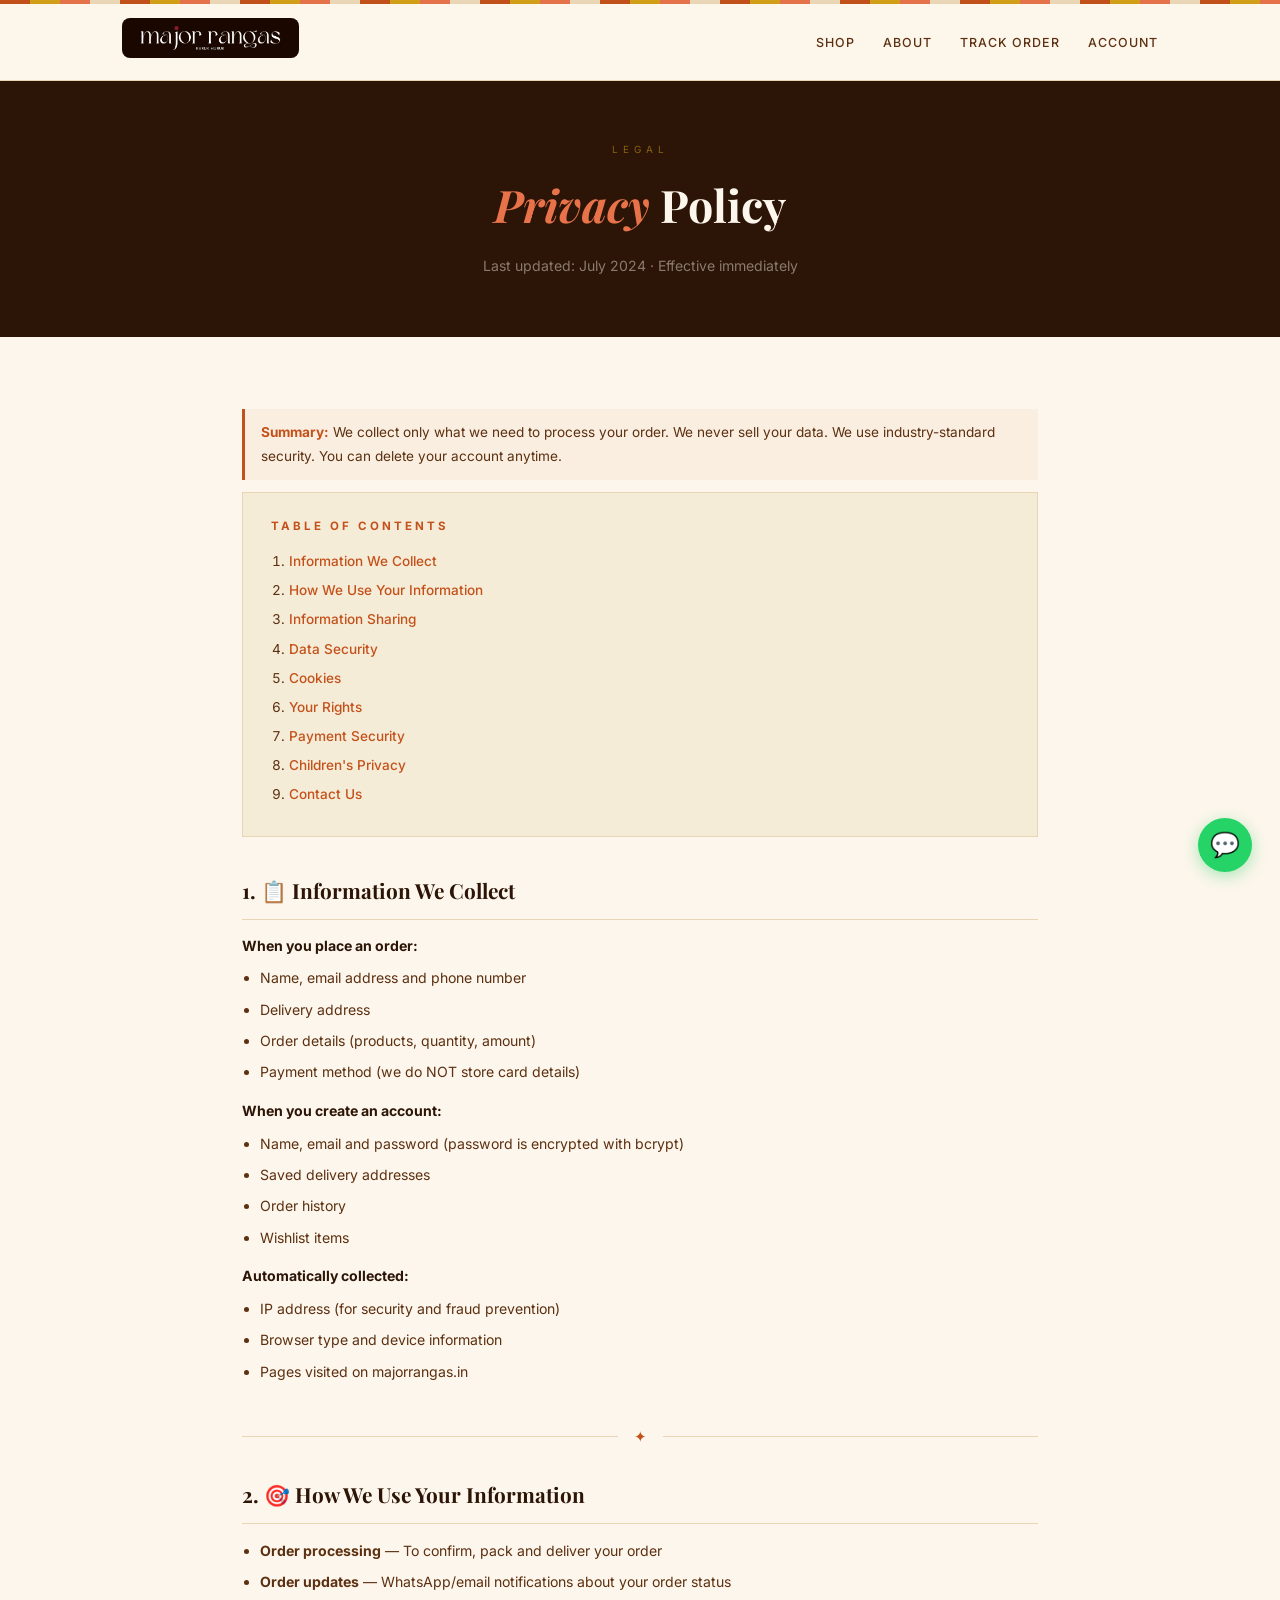
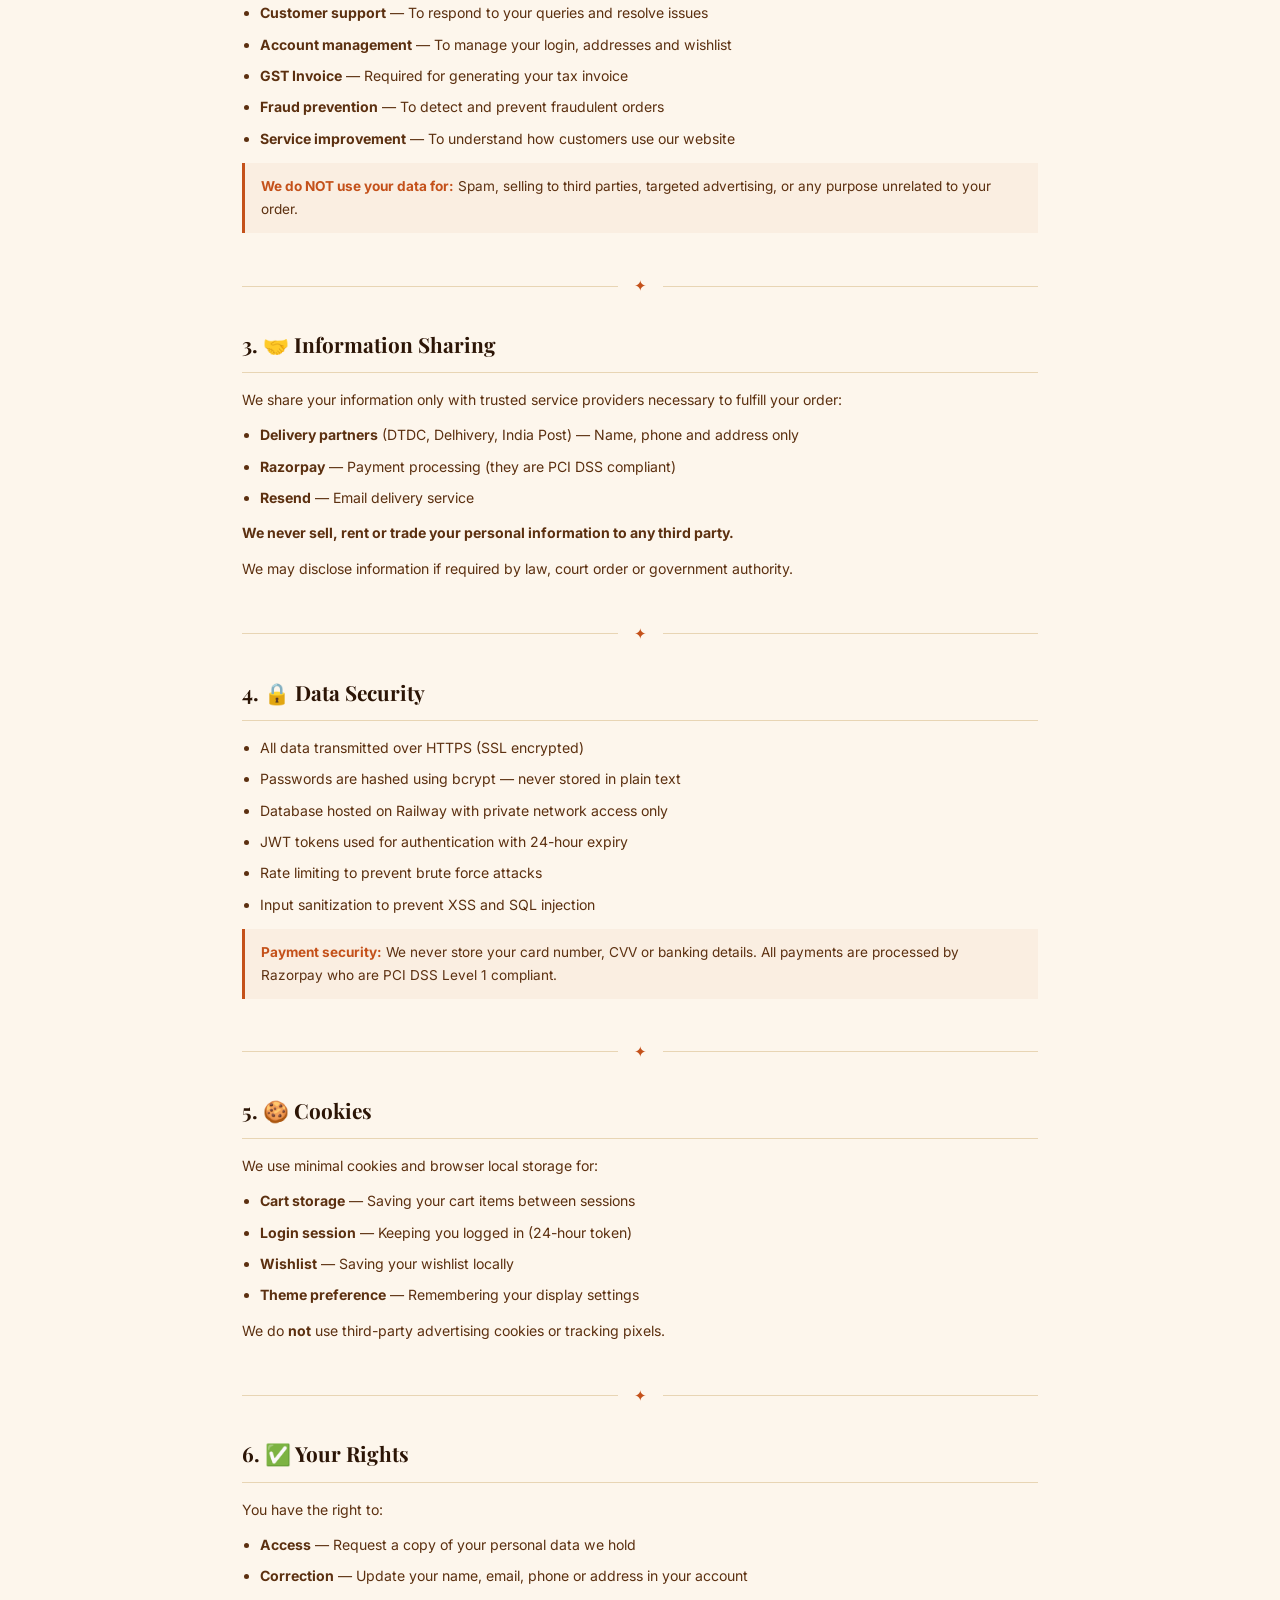
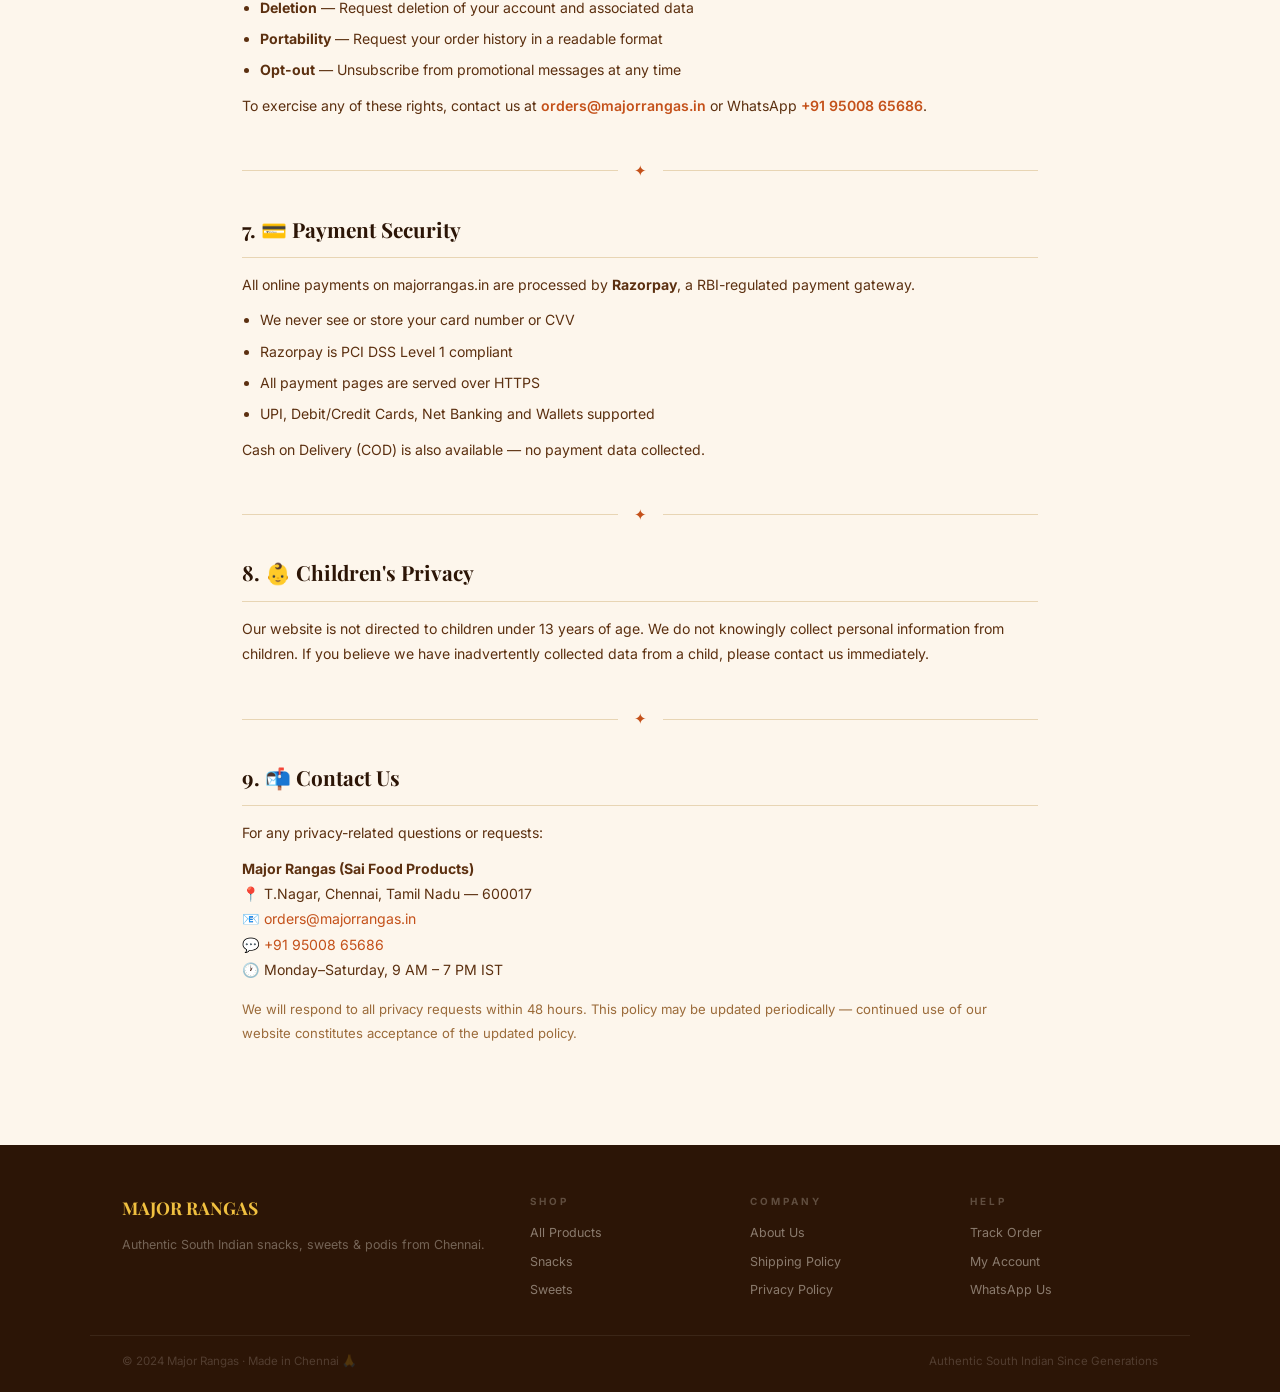
<file: privacy.html>
<!DOCTYPE html>
<html lang="en">
<head>
  <meta charset="UTF-8"><meta name="viewport" content="width=device-width,initial-scale=1.0">
  <title>Privacy Policy — Major Rangas</title>
  <meta name="description" content="Major Rangas privacy policy — how we collect, use and protect your personal data.">
  <link rel="icon" href="/images/logo.png">
  <link href="https://fonts.googleapis.com/css2?family=Playfair+Display:ital,wght@0,600;0,700;1,500&family=Inter:wght@400;500;600&display=swap" rel="stylesheet">
  <style>
    *{margin:0;padding:0;box-sizing:border-box;}html,body{margin:0!important;padding:0!important;}
    :root{--terra:#C4511A;--gold:#D4A017;--gold-light:#F0C040;--cream:#FDF6EC;--cream2:#F5ECD8;--cream3:#EDD9B8;--brown:#2C1506;--text:#1A0800;--text2:#5C3010;--text3:#9B6B3A;--border:#D4B896;--border2:#E8D5B4;--white:#FFFDF8;--font-serif:'Playfair Display',Georgia,serif;--font-sans:'Inter',sans-serif;}
    body{background:var(--cream);color:var(--text);font-family:var(--font-sans);font-size:15px;line-height:1.7;}
    a{text-decoration:none;color:inherit;}
    .top-stripe{height:4px;background:repeating-linear-gradient(90deg,var(--terra) 0,var(--terra) 30px,var(--gold) 30px,var(--gold) 60px,#E8734A 60px,#E8734A 90px,var(--cream3) 90px,var(--cream3) 120px);}
    .navbar{background:rgba(253,246,236,0.97);border-bottom:1px solid var(--border2);box-shadow:0 1px 8px rgba(44,21,6,0.06);}
    .nav-inner{max-width:1100px;margin:0 auto;display:flex;align-items:center;justify-content:space-between;padding:14px 32px;}
    .logo-img{height:40px;background:#1A0800;padding:5px 16px;border-radius:8px;}
    .nav-links a{color:var(--text2);font-size:0.78rem;letter-spacing:1px;text-transform:uppercase;margin-left:24px;font-weight:500;transition:color 0.2s;}
    .nav-links a:hover{color:var(--terra);}
    .page-hero{background:var(--brown);padding:60px 32px;text-align:center;}
    .page-eyebrow{font-size:0.62rem;letter-spacing:5px;text-transform:uppercase;color:rgba(212,160,23,0.55);margin-bottom:10px;}
    .page-title{font-family:var(--font-serif);font-size:clamp(1.8rem,4vw,2.8rem);color:var(--cream);margin-bottom:10px;}
    .page-title em{color:#E8734A;font-style:italic;}
    .page-subtitle{color:rgba(253,246,236,0.45);font-size:0.88rem;}
    .page-content{max-width:860px;margin:0 auto;padding:60px 32px;}
    .toc{background:var(--cream2);border:1px solid var(--border2);padding:24px 28px;margin-bottom:36px;}
    .toc h3{font-size:0.72rem;letter-spacing:3px;text-transform:uppercase;color:var(--terra);margin-bottom:14px;font-weight:700;}
    .toc ol{padding-left:18px;color:var(--text2);font-size:0.85rem;}
    .toc ol li{margin-bottom:6px;}
    .toc ol li a{color:var(--terra);font-weight:500;}
    .policy-section{margin-bottom:40px;}
    .policy-section h2{font-family:var(--font-serif);font-size:1.3rem;color:var(--brown);margin-bottom:14px;padding-bottom:10px;border-bottom:1px solid var(--border2);display:flex;align-items:center;gap:10px;}
    .policy-section h3{font-size:0.88rem;font-weight:700;color:var(--brown);margin:14px 0 8px;}
    .policy-section p{color:var(--text2);font-size:0.88rem;margin-bottom:10px;line-height:1.8;}
    .policy-section ul{color:var(--text2);font-size:0.88rem;padding-left:18px;margin-bottom:10px;}
    .policy-section ul li{margin-bottom:6px;line-height:1.8;}
    .highlight{background:rgba(196,81,26,0.05);border-left:3px solid var(--terra);padding:12px 16px;margin:12px 0;font-size:0.85rem;color:var(--text2);}
    .highlight strong{color:var(--terra);}
    .divider{display:flex;align-items:center;gap:16px;margin:28px 0;}
    .divider-line{flex:1;height:1px;background:var(--border2);}
    .site-footer{background:var(--brown);color:#fff;padding:48px 0 20px;}
    .footer-inner{max-width:1100px;margin:0 auto;padding:0 32px;display:grid;grid-template-columns:2fr 1fr 1fr 1fr;gap:32px;margin-bottom:28px;}
    .footer-brand h3{font-family:var(--font-serif);font-size:1.1rem;color:var(--gold-light);margin-bottom:10px;}
    .footer-brand p{color:rgba(253,246,236,0.35);font-size:0.78rem;line-height:1.9;}
    .footer-col h4{font-size:0.62rem;letter-spacing:3px;text-transform:uppercase;color:rgba(253,246,236,0.25);margin-bottom:12px;}
    .footer-col a{display:block;color:rgba(253,246,236,0.45);font-size:0.78rem;margin-bottom:7px;}
    .footer-col a:hover{color:var(--gold-light);}
    .footer-bar{border-top:1px solid rgba(253,246,236,0.07);max-width:1100px;margin:0 auto;padding:16px 32px 0;display:flex;justify-content:space-between;}
    .footer-bar p{color:rgba(253,246,236,0.18);font-size:0.72rem;}
    .wa-float{position:fixed;bottom:28px;right:28px;background:#25D366;color:#fff;width:54px;height:54px;border-radius:50%;display:flex;align-items:center;justify-content:center;font-size:1.5rem;z-index:5000;box-shadow:0 4px 16px rgba(37,211,102,0.4);text-decoration:none;}
    @media(max-width:768px){.page-content{padding:40px 16px;}.footer-inner{grid-template-columns:1fr 1fr;padding:0 16px;}.nav-inner{padding:12px 16px;}}
  </style>
</head>
<body>
<div class="top-stripe"></div>
<nav class="navbar">
  <div class="nav-inner">
    <a href="index.html"><img src="/images/logo.png" alt="Major Rangas" class="logo-img"></a>
    <div class="nav-links">
      <a href="products.html">Shop</a>
      <a href="about.html">About</a>
      <a href="track.html">Track Order</a>
      <a href="account.html">Account</a>
    </div>
  </div>
</nav>

<div class="page-hero">
  <div class="page-eyebrow">Legal</div>
  <h1 class="page-title"><em>Privacy</em> Policy</h1>
  <p class="page-subtitle">Last updated: July 2024 · Effective immediately</p>
</div>

<div class="page-content">

  <div class="highlight"><strong>Summary:</strong> We collect only what we need to process your order. We never sell your data. We use industry-standard security. You can delete your account anytime.</div>

  <!-- TABLE OF CONTENTS -->
  <div class="toc">
    <h3>Table of Contents</h3>
    <ol>
      <li><a href="#collect">Information We Collect</a></li>
      <li><a href="#use">How We Use Your Information</a></li>
      <li><a href="#share">Information Sharing</a></li>
      <li><a href="#security">Data Security</a></li>
      <li><a href="#cookies">Cookies</a></li>
      <li><a href="#rights">Your Rights</a></li>
      <li><a href="#payments">Payment Security</a></li>
      <li><a href="#children">Children's Privacy</a></li>
      <li><a href="#contact">Contact Us</a></li>
    </ol>
  </div>

  <!-- SECTION 1 -->
  <div class="policy-section" id="collect">
    <h2>1. 📋 Information We Collect</h2>
    <h3>When you place an order:</h3>
    <ul>
      <li>Name, email address and phone number</li>
      <li>Delivery address</li>
      <li>Order details (products, quantity, amount)</li>
      <li>Payment method (we do NOT store card details)</li>
    </ul>
    <h3>When you create an account:</h3>
    <ul>
      <li>Name, email and password (password is encrypted with bcrypt)</li>
      <li>Saved delivery addresses</li>
      <li>Order history</li>
      <li>Wishlist items</li>
    </ul>
    <h3>Automatically collected:</h3>
    <ul>
      <li>IP address (for security and fraud prevention)</li>
      <li>Browser type and device information</li>
      <li>Pages visited on majorrangas.in</li>
    </ul>
  </div>

  <div class="divider"><div class="divider-line"></div><span style="color:var(--terra)">✦</span><div class="divider-line"></div></div>

  <!-- SECTION 2 -->
  <div class="policy-section" id="use">
    <h2>2. 🎯 How We Use Your Information</h2>
    <ul>
      <li><strong>Order processing</strong> — To confirm, pack and deliver your order</li>
      <li><strong>Order updates</strong> — WhatsApp/email notifications about your order status</li>
      <li><strong>Customer support</strong> — To respond to your queries and resolve issues</li>
      <li><strong>Account management</strong> — To manage your login, addresses and wishlist</li>
      <li><strong>GST Invoice</strong> — Required for generating your tax invoice</li>
      <li><strong>Fraud prevention</strong> — To detect and prevent fraudulent orders</li>
      <li><strong>Service improvement</strong> — To understand how customers use our website</li>
    </ul>
    <div class="highlight"><strong>We do NOT use your data for:</strong> Spam, selling to third parties, targeted advertising, or any purpose unrelated to your order.</div>
  </div>

  <div class="divider"><div class="divider-line"></div><span style="color:var(--terra)">✦</span><div class="divider-line"></div></div>

  <!-- SECTION 3 -->
  <div class="policy-section" id="share">
    <h2>3. 🤝 Information Sharing</h2>
    <p>We share your information only with trusted service providers necessary to fulfill your order:</p>
    <ul>
      <li><strong>Delivery partners</strong> (DTDC, Delhivery, India Post) — Name, phone and address only</li>
      <li><strong>Razorpay</strong> — Payment processing (they are PCI DSS compliant)</li>
      <li><strong>Resend</strong> — Email delivery service</li>
    </ul>
    <p><strong>We never sell, rent or trade your personal information to any third party.</strong></p>
    <p>We may disclose information if required by law, court order or government authority.</p>
  </div>

  <div class="divider"><div class="divider-line"></div><span style="color:var(--terra)">✦</span><div class="divider-line"></div></div>

  <!-- SECTION 4 -->
  <div class="policy-section" id="security">
    <h2>4. 🔒 Data Security</h2>
    <ul>
      <li>All data transmitted over HTTPS (SSL encrypted)</li>
      <li>Passwords are hashed using bcrypt — never stored in plain text</li>
      <li>Database hosted on Railway with private network access only</li>
      <li>JWT tokens used for authentication with 24-hour expiry</li>
      <li>Rate limiting to prevent brute force attacks</li>
      <li>Input sanitization to prevent XSS and SQL injection</li>
    </ul>
    <div class="highlight"><strong>Payment security:</strong> We never store your card number, CVV or banking details. All payments are processed by Razorpay who are PCI DSS Level 1 compliant.</div>
  </div>

  <div class="divider"><div class="divider-line"></div><span style="color:var(--terra)">✦</span><div class="divider-line"></div></div>

  <!-- SECTION 5 -->
  <div class="policy-section" id="cookies">
    <h2>5. 🍪 Cookies</h2>
    <p>We use minimal cookies and browser local storage for:</p>
    <ul>
      <li><strong>Cart storage</strong> — Saving your cart items between sessions</li>
      <li><strong>Login session</strong> — Keeping you logged in (24-hour token)</li>
      <li><strong>Wishlist</strong> — Saving your wishlist locally</li>
      <li><strong>Theme preference</strong> — Remembering your display settings</li>
    </ul>
    <p>We do <strong>not</strong> use third-party advertising cookies or tracking pixels.</p>
  </div>

  <div class="divider"><div class="divider-line"></div><span style="color:var(--terra)">✦</span><div class="divider-line"></div></div>

  <!-- SECTION 6 -->
  <div class="policy-section" id="rights">
    <h2>6. ✅ Your Rights</h2>
    <p>You have the right to:</p>
    <ul>
      <li><strong>Access</strong> — Request a copy of your personal data we hold</li>
      <li><strong>Correction</strong> — Update your name, email, phone or address in your account</li>
      <li><strong>Deletion</strong> — Request deletion of your account and associated data</li>
      <li><strong>Portability</strong> — Request your order history in a readable format</li>
      <li><strong>Opt-out</strong> — Unsubscribe from promotional messages at any time</li>
    </ul>
    <p>To exercise any of these rights, contact us at <a href="mailto:orders@majorrangas.in" style="color:var(--terra);font-weight:600">orders@majorrangas.in</a> or WhatsApp <a href="https://wa.me/919500865686" style="color:var(--terra);font-weight:600">+91 95008 65686</a>.</p>
  </div>

  <div class="divider"><div class="divider-line"></div><span style="color:var(--terra)">✦</span><div class="divider-line"></div></div>

  <!-- SECTION 7 -->
  <div class="policy-section" id="payments">
    <h2>7. 💳 Payment Security</h2>
    <p>All online payments on majorrangas.in are processed by <strong>Razorpay</strong>, a RBI-regulated payment gateway.</p>
    <ul>
      <li>We never see or store your card number or CVV</li>
      <li>Razorpay is PCI DSS Level 1 compliant</li>
      <li>All payment pages are served over HTTPS</li>
      <li>UPI, Debit/Credit Cards, Net Banking and Wallets supported</li>
    </ul>
    <p>Cash on Delivery (COD) is also available — no payment data collected.</p>
  </div>

  <div class="divider"><div class="divider-line"></div><span style="color:var(--terra)">✦</span><div class="divider-line"></div></div>

  <!-- SECTION 8 -->
  <div class="policy-section" id="children">
    <h2>8. 👶 Children's Privacy</h2>
    <p>Our website is not directed to children under 13 years of age. We do not knowingly collect personal information from children. If you believe we have inadvertently collected data from a child, please contact us immediately.</p>
  </div>

  <div class="divider"><div class="divider-line"></div><span style="color:var(--terra)">✦</span><div class="divider-line"></div></div>

  <!-- SECTION 9 -->
  <div class="policy-section" id="contact">
    <h2>9. 📬 Contact Us</h2>
    <p>For any privacy-related questions or requests:</p>
    <p>
      <strong>Major Rangas (Sai Food Products)</strong><br>
      📍 T.Nagar, Chennai, Tamil Nadu — 600017<br>
      📧 <a href="mailto:orders@majorrangas.in" style="color:var(--terra)">orders@majorrangas.in</a><br>
      💬 <a href="https://wa.me/919500865686" style="color:var(--terra)">+91 95008 65686</a><br>
      🕐 Monday–Saturday, 9 AM – 7 PM IST
    </p>
    <p style="margin-top:16px;font-size:0.82rem;color:var(--text3)">We will respond to all privacy requests within 48 hours. This policy may be updated periodically — continued use of our website constitutes acceptance of the updated policy.</p>
  </div>

</div>

<footer class="site-footer">
  <div class="footer-inner">
    <div class="footer-brand"><h3>MAJOR RANGAS</h3><p>Authentic South Indian snacks, sweets & podis from Chennai.</p></div>
    <div class="footer-col"><h4>Shop</h4><a href="products.html">All Products</a><a href="products.html?cat=Snacks">Snacks</a><a href="products.html?cat=Sweets">Sweets</a></div>
    <div class="footer-col"><h4>Company</h4><a href="about.html">About Us</a><a href="shipping.html">Shipping Policy</a><a href="privacy.html">Privacy Policy</a></div>
    <div class="footer-col"><h4>Help</h4><a href="track.html">Track Order</a><a href="account.html">My Account</a><a href="https://wa.me/919500865686">WhatsApp Us</a></div>
  </div>
  <div class="footer-bar"><p>© 2024 Major Rangas · Made in Chennai 🙏</p><p>Authentic South Indian Since Generations</p></div>
</footer>
<a href="https://wa.me/919500865686" target="_blank" class="wa-float">💬</a>
</body>
</html>
</file>
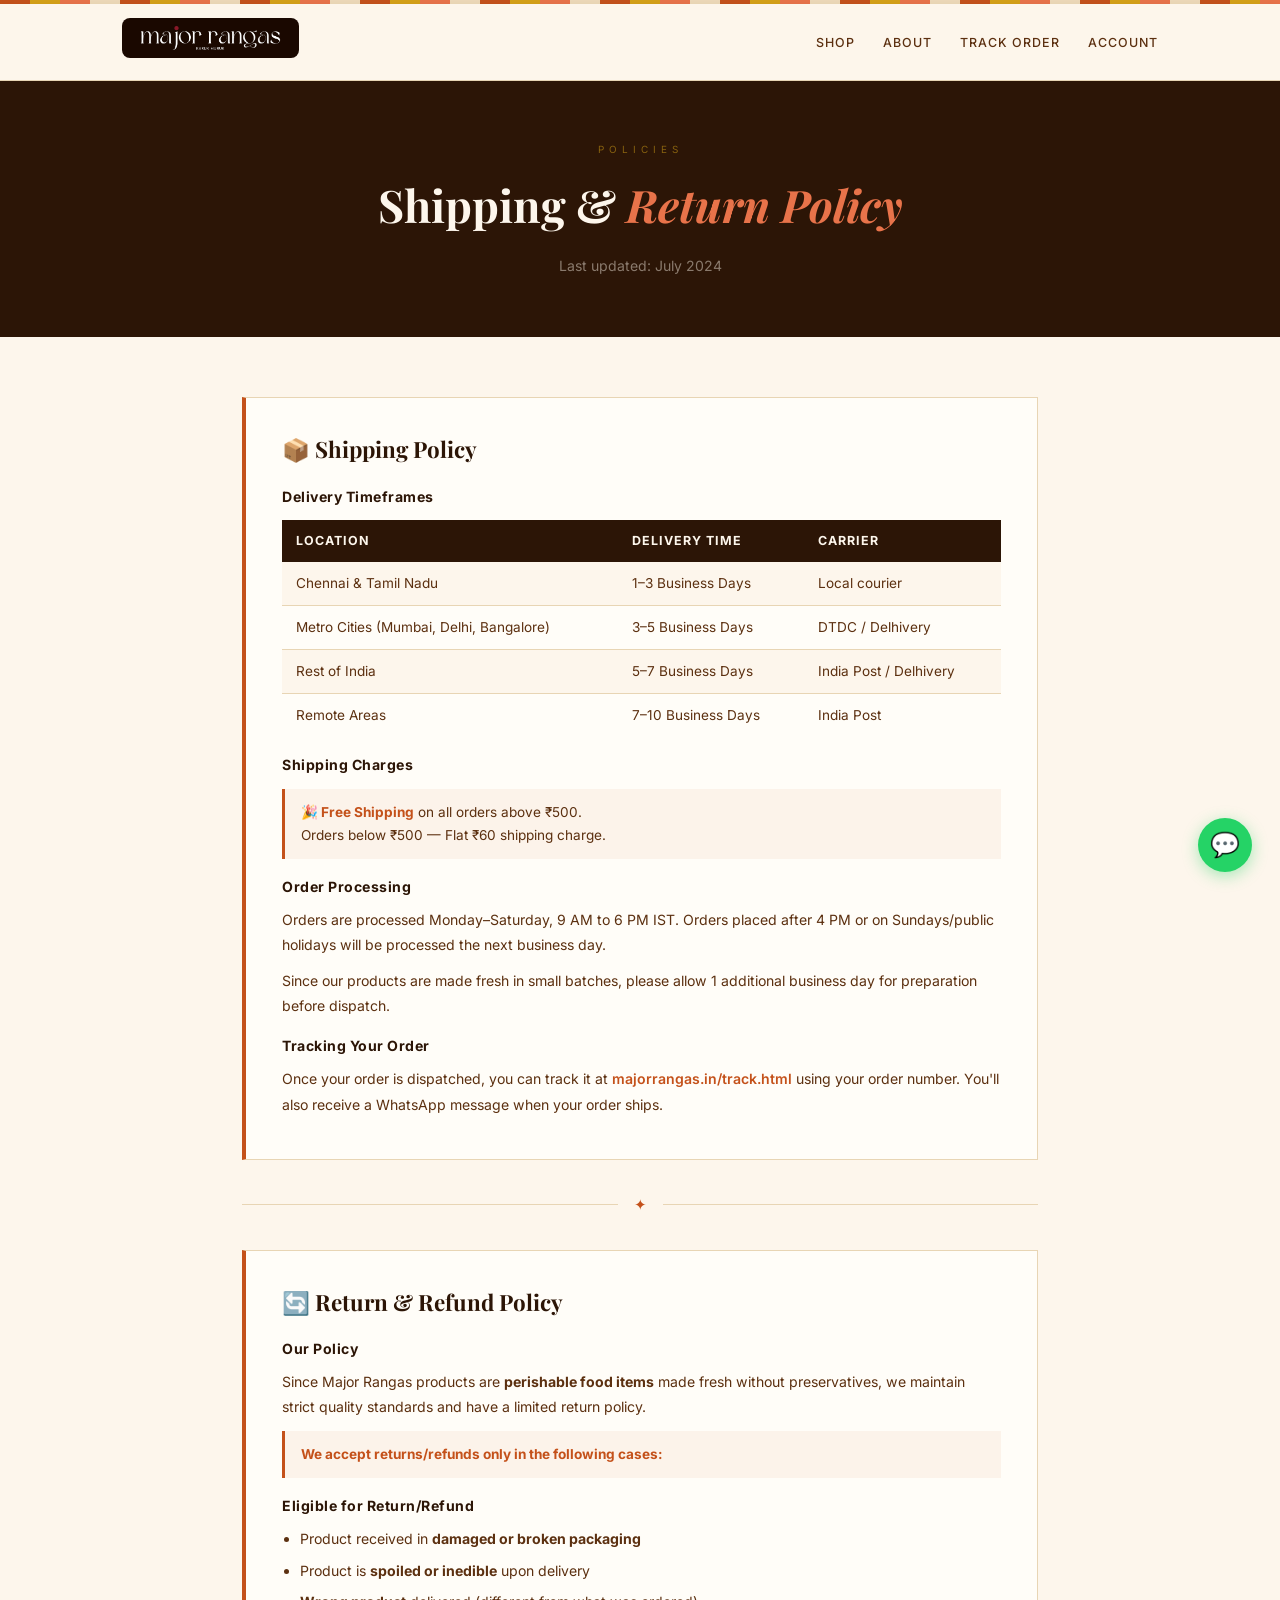
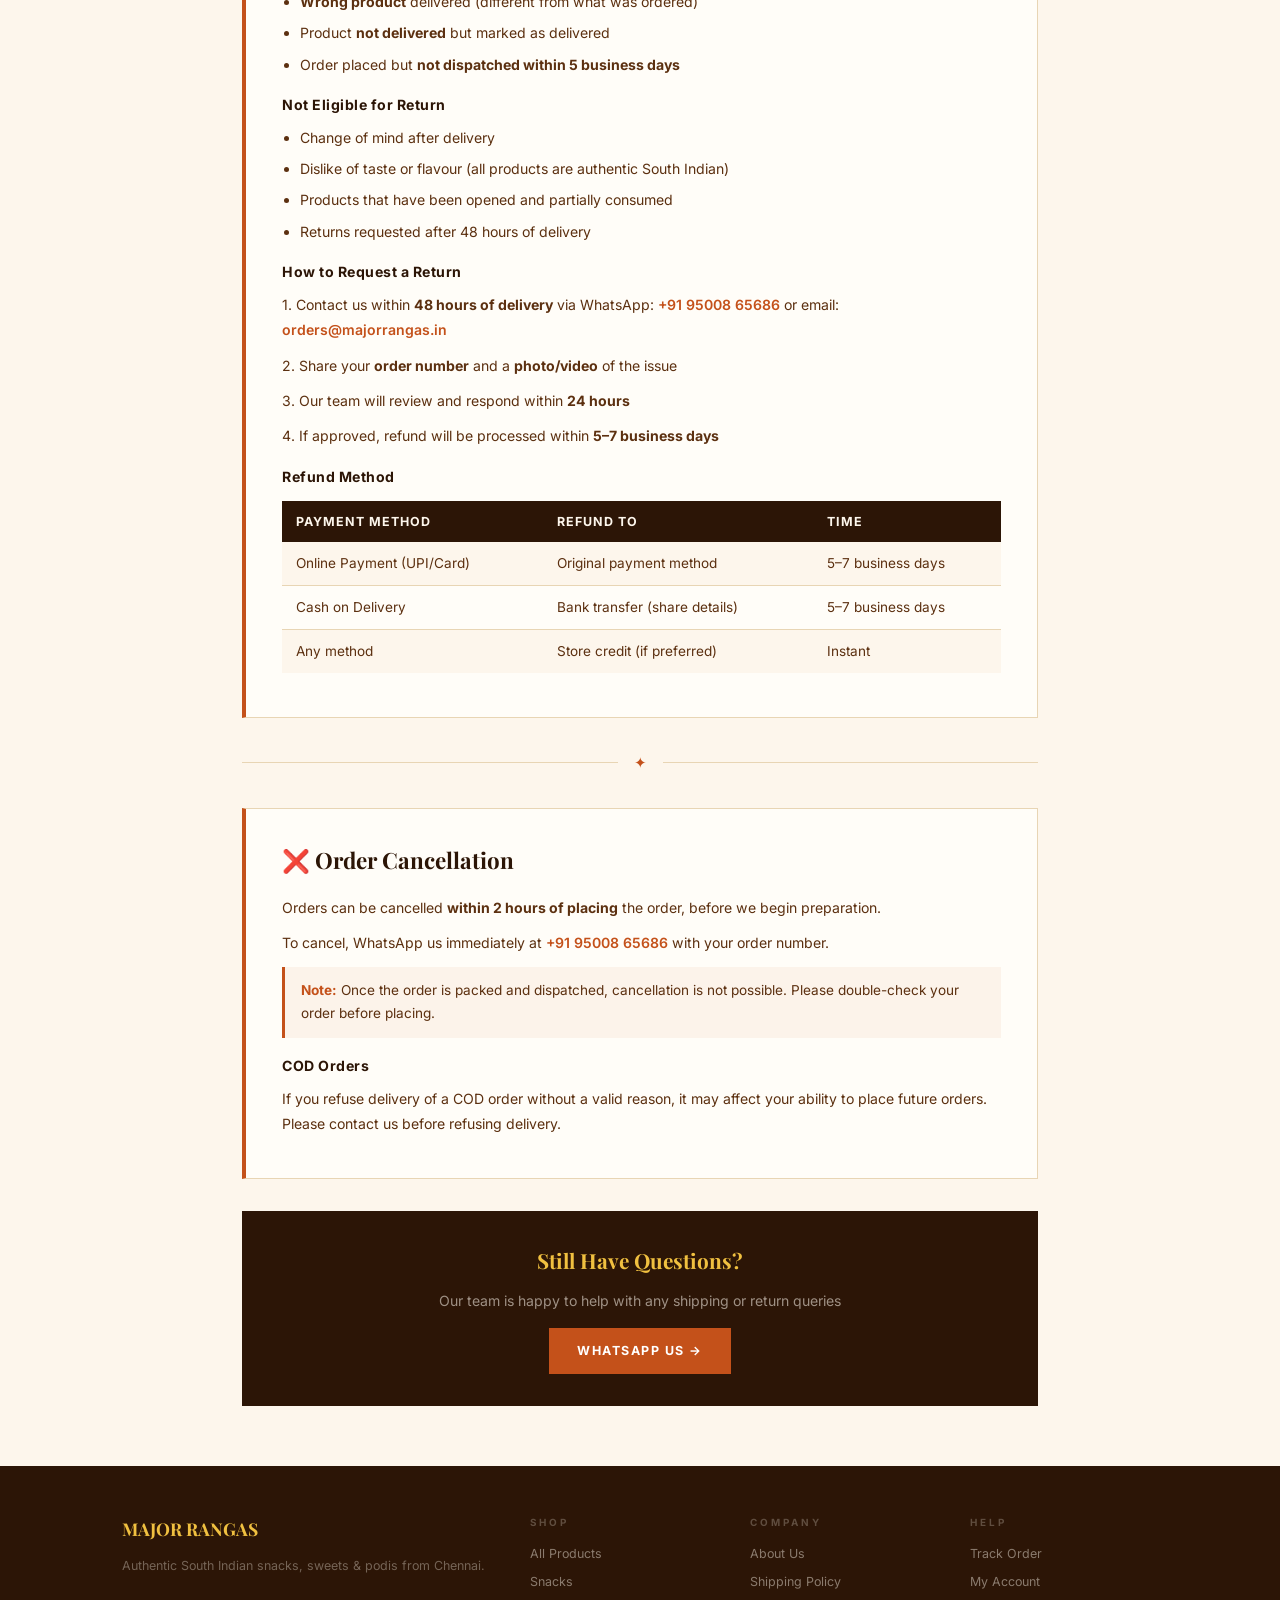
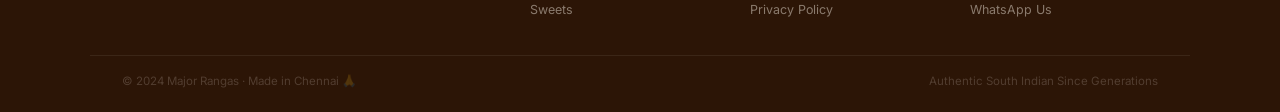
<file: shipping.html>
<!DOCTYPE html>
<html lang="en">
<head>
  <meta charset="UTF-8"><meta name="viewport" content="width=device-width,initial-scale=1.0">
  <title>Shipping & Return Policy — Major Rangas</title>
  <meta name="description" content="Major Rangas shipping policy, return policy and refund information. Free shipping above ₹500. Pan India delivery in 3-7 business days.">
  <link rel="icon" href="/images/logo.png">
  <link href="https://fonts.googleapis.com/css2?family=Playfair+Display:ital,wght@0,600;0,700;1,500&family=Inter:wght@400;500;600&display=swap" rel="stylesheet">
  <style>
    *{margin:0;padding:0;box-sizing:border-box;}html,body{margin:0!important;padding:0!important;}
    :root{--terra:#C4511A;--gold:#D4A017;--gold-light:#F0C040;--cream:#FDF6EC;--cream2:#F5ECD8;--cream3:#EDD9B8;--brown:#2C1506;--text:#1A0800;--text2:#5C3010;--text3:#9B6B3A;--border:#D4B896;--border2:#E8D5B4;--white:#FFFDF8;--font-serif:'Playfair Display',Georgia,serif;--font-sans:'Inter',sans-serif;}
    body{background:var(--cream);color:var(--text);font-family:var(--font-sans);font-size:15px;line-height:1.7;}
    a{text-decoration:none;color:inherit;}
    .top-stripe{height:4px;background:repeating-linear-gradient(90deg,var(--terra) 0,var(--terra) 30px,var(--gold) 30px,var(--gold) 60px,#E8734A 60px,#E8734A 90px,var(--cream3) 90px,var(--cream3) 120px);}
    .navbar{background:rgba(253,246,236,0.97);border-bottom:1px solid var(--border2);box-shadow:0 1px 8px rgba(44,21,6,0.06);}
    .nav-inner{max-width:1100px;margin:0 auto;display:flex;align-items:center;justify-content:space-between;padding:14px 32px;}
    .logo-img{height:40px;background:#1A0800;padding:5px 16px;border-radius:8px;}
    .nav-links a{color:var(--text2);font-size:0.78rem;letter-spacing:1px;text-transform:uppercase;margin-left:24px;font-weight:500;transition:color 0.2s;}
    .nav-links a:hover{color:var(--terra);}
    .page-hero{background:var(--brown);padding:60px 32px;text-align:center;}
    .page-eyebrow{font-size:0.62rem;letter-spacing:5px;text-transform:uppercase;color:rgba(212,160,23,0.55);margin-bottom:10px;}
    .page-title{font-family:var(--font-serif);font-size:clamp(1.8rem,4vw,2.8rem);color:var(--cream);margin-bottom:10px;}
    .page-title em{color:#E8734A;font-style:italic;}
    .page-subtitle{color:rgba(253,246,236,0.45);font-size:0.88rem;}
    .page-content{max-width:860px;margin:0 auto;padding:60px 32px;}
    .policy-box{background:var(--white);border:1px solid var(--border2);padding:32px 36px;margin-bottom:24px;border-left:4px solid var(--terra);}
    .policy-box h2{font-family:var(--font-serif);font-size:1.4rem;color:var(--brown);margin-bottom:16px;display:flex;align-items:center;gap:10px;}
    .policy-box h3{font-size:0.88rem;font-weight:700;color:var(--brown);margin:16px 0 8px;letter-spacing:0.5px;}
    .policy-box p{color:var(--text2);font-size:0.88rem;margin-bottom:10px;line-height:1.8;}
    .policy-box ul{color:var(--text2);font-size:0.88rem;padding-left:18px;margin-bottom:10px;}
    .policy-box ul li{margin-bottom:6px;line-height:1.8;}
    .policy-box table{width:100%;border-collapse:collapse;margin:12px 0;}
    .policy-box table th{background:var(--brown);color:var(--cream);padding:10px 14px;text-align:left;font-size:0.78rem;letter-spacing:1px;text-transform:uppercase;}
    .policy-box table td{padding:10px 14px;border-bottom:1px solid var(--border2);font-size:0.85rem;color:var(--text2);}
    .policy-box table tr:last-child td{border-bottom:none;}
    .policy-box table tr:nth-child(even) td{background:var(--cream);}
    .highlight{background:rgba(196,81,26,0.06);border-left:3px solid var(--terra);padding:12px 16px;margin:12px 0;font-size:0.85rem;color:var(--text2);}
    .highlight strong{color:var(--terra);}
    .divider{display:flex;align-items:center;gap:16px;margin:32px 0;}
    .divider-line{flex:1;height:1px;background:var(--border2);}
    .contact-box{background:var(--brown);padding:32px;text-align:center;margin-top:32px;}
    .contact-box h3{font-family:var(--font-serif);font-size:1.3rem;color:var(--gold-light);margin-bottom:10px;}
    .contact-box p{color:rgba(253,246,236,0.55);font-size:0.88rem;margin-bottom:16px;}
    .btn-terra{background:var(--terra);color:#fff;padding:12px 28px;font-size:0.78rem;font-weight:700;letter-spacing:1.5px;text-transform:uppercase;display:inline-block;transition:all 0.2s;border:none;cursor:pointer;}
    .site-footer{background:var(--brown);color:#fff;padding:48px 0 20px;}
    .footer-inner{max-width:1100px;margin:0 auto;padding:0 32px;display:grid;grid-template-columns:2fr 1fr 1fr 1fr;gap:32px;margin-bottom:28px;}
    .footer-brand h3{font-family:var(--font-serif);font-size:1.1rem;color:var(--gold-light);margin-bottom:10px;}
    .footer-brand p{color:rgba(253,246,236,0.35);font-size:0.78rem;line-height:1.9;}
    .footer-col h4{font-size:0.62rem;letter-spacing:3px;text-transform:uppercase;color:rgba(253,246,236,0.25);margin-bottom:12px;}
    .footer-col a{display:block;color:rgba(253,246,236,0.45);font-size:0.78rem;margin-bottom:7px;}
    .footer-col a:hover{color:var(--gold-light);}
    .footer-bar{border-top:1px solid rgba(253,246,236,0.07);max-width:1100px;margin:0 auto;padding:16px 32px 0;display:flex;justify-content:space-between;}
    .footer-bar p{color:rgba(253,246,236,0.18);font-size:0.72rem;}
    .wa-float{position:fixed;bottom:28px;right:28px;background:#25D366;color:#fff;width:54px;height:54px;border-radius:50%;display:flex;align-items:center;justify-content:center;font-size:1.5rem;z-index:5000;box-shadow:0 4px 16px rgba(37,211,102,0.4);text-decoration:none;}
    @media(max-width:768px){.page-content{padding:40px 16px;}.footer-inner{grid-template-columns:1fr 1fr;padding:0 16px;}.policy-box{padding:24px 20px;}.nav-inner{padding:12px 16px;}}
  </style>
</head>
<body>
<div class="top-stripe"></div>
<nav class="navbar">
  <div class="nav-inner">
    <a href="index.html"><img src="/images/logo.png" alt="Major Rangas" class="logo-img"></a>
    <div class="nav-links">
      <a href="products.html">Shop</a>
      <a href="about.html">About</a>
      <a href="track.html">Track Order</a>
      <a href="account.html">Account</a>
    </div>
  </div>
</nav>

<div class="page-hero">
  <div class="page-eyebrow">Policies</div>
  <h1 class="page-title">Shipping & <em>Return Policy</em></h1>
  <p class="page-subtitle">Last updated: July 2024</p>
</div>

<div class="page-content">

  <!-- SHIPPING -->
  <div class="policy-box">
    <h2>📦 Shipping Policy</h2>

    <h3>Delivery Timeframes</h3>
    <table>
      <tr><th>Location</th><th>Delivery Time</th><th>Carrier</th></tr>
      <tr><td>Chennai & Tamil Nadu</td><td>1–3 Business Days</td><td>Local courier</td></tr>
      <tr><td>Metro Cities (Mumbai, Delhi, Bangalore)</td><td>3–5 Business Days</td><td>DTDC / Delhivery</td></tr>
      <tr><td>Rest of India</td><td>5–7 Business Days</td><td>India Post / Delhivery</td></tr>
      <tr><td>Remote Areas</td><td>7–10 Business Days</td><td>India Post</td></tr>
    </table>

    <h3>Shipping Charges</h3>
    <div class="highlight"><strong>🎉 Free Shipping</strong> on all orders above ₹500.<br>Orders below ₹500 — Flat ₹60 shipping charge.</div>

    <h3>Order Processing</h3>
    <p>Orders are processed Monday–Saturday, 9 AM to 6 PM IST. Orders placed after 4 PM or on Sundays/public holidays will be processed the next business day.</p>
    <p>Since our products are made fresh in small batches, please allow 1 additional business day for preparation before dispatch.</p>

    <h3>Tracking Your Order</h3>
    <p>Once your order is dispatched, you can track it at <a href="track.html" style="color:var(--terra);font-weight:600">majorrangas.in/track.html</a> using your order number. You'll also receive a WhatsApp message when your order ships.</p>
  </div>

  <div class="divider"><div class="divider-line"></div><span style="color:var(--terra)">✦</span><div class="divider-line"></div></div>

  <!-- RETURNS -->
  <div class="policy-box">
    <h2>🔄 Return & Refund Policy</h2>

    <h3>Our Policy</h3>
    <p>Since Major Rangas products are <strong>perishable food items</strong> made fresh without preservatives, we maintain strict quality standards and have a limited return policy.</p>

    <div class="highlight"><strong>We accept returns/refunds only in the following cases:</strong></div>

    <h3>Eligible for Return/Refund</h3>
    <ul>
      <li>Product received in <strong>damaged or broken packaging</strong></li>
      <li>Product is <strong>spoiled or inedible</strong> upon delivery</li>
      <li><strong>Wrong product</strong> delivered (different from what was ordered)</li>
      <li>Product <strong>not delivered</strong> but marked as delivered</li>
      <li>Order placed but <strong>not dispatched within 5 business days</strong></li>
    </ul>

    <h3>Not Eligible for Return</h3>
    <ul>
      <li>Change of mind after delivery</li>
      <li>Dislike of taste or flavour (all products are authentic South Indian)</li>
      <li>Products that have been opened and partially consumed</li>
      <li>Returns requested after 48 hours of delivery</li>
    </ul>

    <h3>How to Request a Return</h3>
    <p>1. Contact us within <strong>48 hours of delivery</strong> via WhatsApp: <a href="https://wa.me/919500865686" style="color:var(--terra);font-weight:600">+91 95008 65686</a> or email: <a href="mailto:orders@majorrangas.in" style="color:var(--terra);font-weight:600">orders@majorrangas.in</a></p>
    <p>2. Share your <strong>order number</strong> and a <strong>photo/video</strong> of the issue</p>
    <p>3. Our team will review and respond within <strong>24 hours</strong></p>
    <p>4. If approved, refund will be processed within <strong>5–7 business days</strong></p>

    <h3>Refund Method</h3>
    <table>
      <tr><th>Payment Method</th><th>Refund To</th><th>Time</th></tr>
      <tr><td>Online Payment (UPI/Card)</td><td>Original payment method</td><td>5–7 business days</td></tr>
      <tr><td>Cash on Delivery</td><td>Bank transfer (share details)</td><td>5–7 business days</td></tr>
      <tr><td>Any method</td><td>Store credit (if preferred)</td><td>Instant</td></tr>
    </table>
  </div>

  <div class="divider"><div class="divider-line"></div><span style="color:var(--terra)">✦</span><div class="divider-line"></div></div>

  <!-- CANCELLATION -->
  <div class="policy-box">
    <h2>❌ Order Cancellation</h2>
    <p>Orders can be cancelled <strong>within 2 hours of placing</strong> the order, before we begin preparation.</p>
    <p>To cancel, WhatsApp us immediately at <a href="https://wa.me/919500865686" style="color:var(--terra);font-weight:600">+91 95008 65686</a> with your order number.</p>
    <div class="highlight"><strong>Note:</strong> Once the order is packed and dispatched, cancellation is not possible. Please double-check your order before placing.</div>

    <h3>COD Orders</h3>
    <p>If you refuse delivery of a COD order without a valid reason, it may affect your ability to place future orders. Please contact us before refusing delivery.</p>
  </div>

  <!-- CONTACT -->
  <div class="contact-box">
    <h3>Still Have Questions?</h3>
    <p>Our team is happy to help with any shipping or return queries</p>
    <a href="https://wa.me/919500865686" class="btn-terra">WhatsApp Us →</a>
  </div>

</div>

<footer class="site-footer">
  <div class="footer-inner">
    <div class="footer-brand"><h3>MAJOR RANGAS</h3><p>Authentic South Indian snacks, sweets & podis from Chennai.</p></div>
    <div class="footer-col"><h4>Shop</h4><a href="products.html">All Products</a><a href="products.html?cat=Snacks">Snacks</a><a href="products.html?cat=Sweets">Sweets</a></div>
    <div class="footer-col"><h4>Company</h4><a href="about.html">About Us</a><a href="shipping.html">Shipping Policy</a><a href="privacy.html">Privacy Policy</a></div>
    <div class="footer-col"><h4>Help</h4><a href="track.html">Track Order</a><a href="account.html">My Account</a><a href="https://wa.me/919500865686">WhatsApp Us</a></div>
  </div>
  <div class="footer-bar"><p>© 2024 Major Rangas · Made in Chennai 🙏</p><p>Authentic South Indian Since Generations</p></div>
</footer>
<a href="https://wa.me/919500865686" target="_blank" class="wa-float">💬</a>
</body>
</html>
</file>
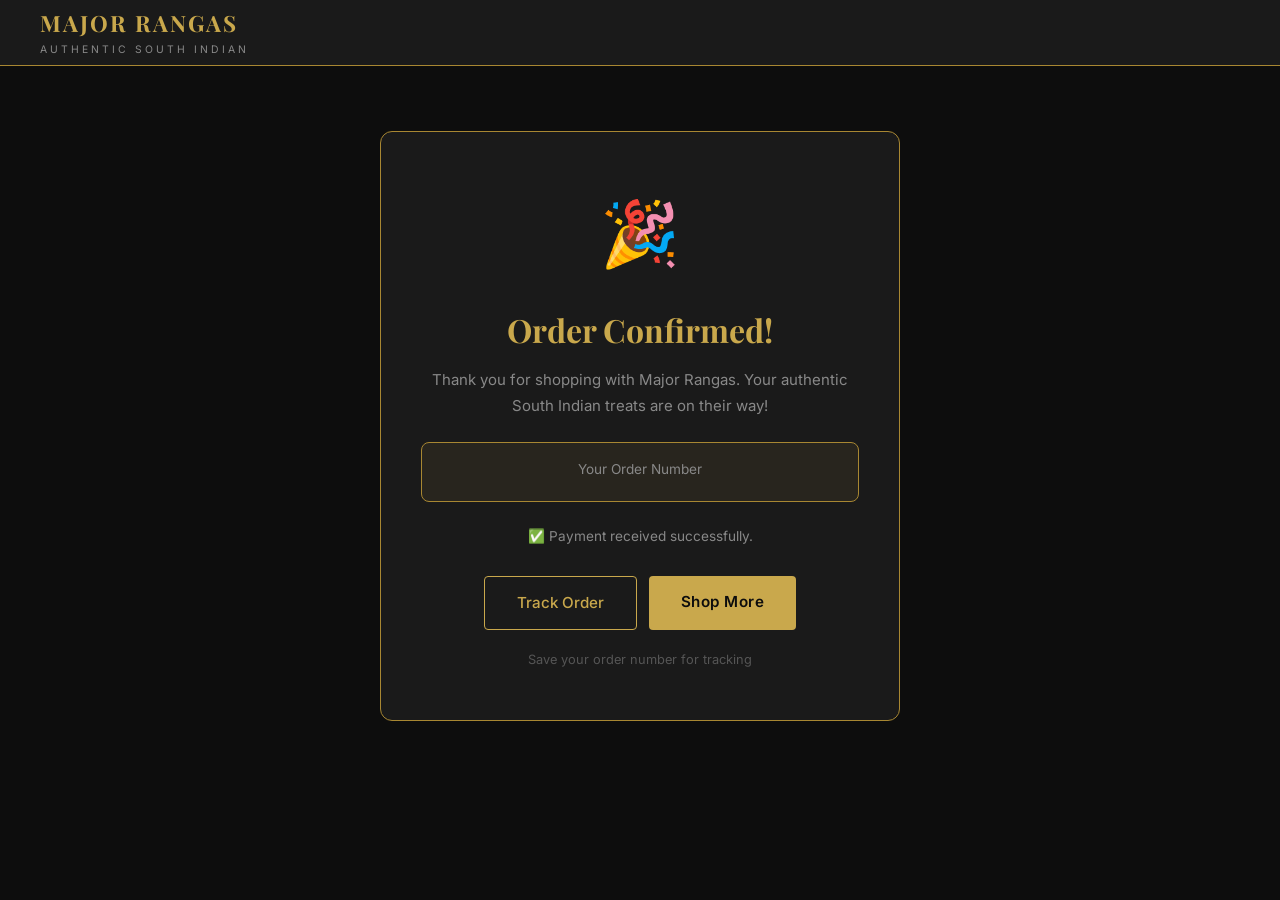
<file: success.html>
<!DOCTYPE html>
<html lang="en">
<head>
  <meta charset="UTF-8">
  <meta name="viewport" content="width=device-width, initial-scale=1.0">
  <title>Order Confirmed — Major Rangas</title>
  <link href="https://fonts.googleapis.com/css2?family=Playfair+Display:wght@400;600;700&family=Inter:wght@300;400;500;600&display=swap" rel="stylesheet">
  <link rel="stylesheet" href="css/style.css">
  <style>
    .success-page { min-height: 80vh; display: flex; align-items: center; justify-content: center; padding: 40px 20px; }
    .success-box { background: var(--black2); border: 1px solid var(--gold-dark); border-radius: 12px; padding: 50px 40px; text-align: center; max-width: 520px; width: 100%; }
    .success-icon { font-size: 4rem; margin-bottom: 20px; }
    .success-title { font-family: var(--font-serif); font-size: 2rem; color: var(--gold); margin-bottom: 12px; }
    .success-order { background: rgba(201,168,76,0.08); border: 1px solid var(--gold-dark); border-radius: 8px; padding: 16px 24px; margin: 24px 0; }
    .success-order span { display: block; color: var(--gray); font-size: 0.85rem; margin-bottom: 4px; }
    .success-order strong { color: var(--gold); font-size: 1.3rem; font-family: var(--font-serif); }
    .success-actions { display: flex; gap: 12px; justify-content: center; margin-top: 28px; flex-wrap: wrap; }
  </style>
</head>
<body>
<nav class="navbar">
  <div class="nav-inner">
    <a href="index.html" class="logo">
      <span class="logo-main">MAJOR RANGAS</span>
      <span class="logo-sub">Authentic South Indian</span>
    </a>
  </div>
</nav>

<div class="success-page">
  <div class="success-box">
    <div class="success-icon">🎉</div>
    <h1 class="success-title">Order Confirmed!</h1>
    <p style="color:var(--gray);line-height:1.7">Thank you for shopping with Major Rangas. Your authentic South Indian treats are on their way!</p>
    <div class="success-order">
      <span>Your Order Number</span>
      <strong id="orderNumber">—</strong>
    </div>
    <p style="color:var(--gray);font-size:0.85rem" id="paymentNote"></p>
    <div class="success-actions">
      <a href="track.html" class="btn-outline" id="trackBtn">Track Order</a>
      <a href="products.html" class="btn-primary">Shop More</a>
    </div>
    <p style="color:#555;font-size:0.8rem;margin-top:20px">Save your order number for tracking</p>
  </div>
</div>

<script>
  const params = new URLSearchParams(window.location.search);
  const order = params.get('order') || '';
  const method = params.get('method') || 'online';
  document.getElementById('orderNumber').textContent = order;
  document.getElementById('trackBtn').href = `track.html?order=${order}`;
  document.getElementById('paymentNote').textContent = method === 'cod'
    ? '💵 Cash on Delivery — Pay when your order arrives.'
    : '✅ Payment received successfully.';
</script>
<script src="js/navbar.js"></script>
</body>
</html>
</file>
<file: css/style.css>
/* ── MAJOR RANGAS — Premium Black & Gold ── */
:root {
  --black: #0D0D0D;
  --black2: #1A1A1A;
  --gold: #C9A84C;
  --gold-light: #E5C976;
  --gold-dark: #A88732;
  --white: #FFFFFF;
  --off-white: #F8F6F0;
  --gray: #888888;
  --border: #2A2A2A;
  --font-serif: 'Playfair Display', serif;
  --font-sans: 'Inter', sans-serif;
  --radius: 8px;
  --shadow: 0 4px 20px rgba(0,0,0,0.3);
}

* { margin: 0; padding: 0; box-sizing: border-box; }
html { scroll-behavior: smooth; }

body {
  background: var(--black);
  color: var(--white);
  font-family: var(--font-sans);
  font-size: 15px;
  line-height: 1.6;
}

a { text-decoration: none; color: inherit; }
img { max-width: 100%; display: block; }
.gold { color: var(--gold); }

/* ── CONTAINER ── */
.container { max-width: 1200px; margin: 0 auto; padding: 0 20px; }

/* ── NAVBAR ── */
.navbar {
  position: sticky; top: 0; z-index: 100;
  background: var(--black2);
  border-bottom: 1px solid var(--gold-dark);
  padding: 0 20px;
}
.nav-inner {
  max-width: 1200px; margin: 0 auto;
  display: flex; align-items: center; justify-content: space-between;
  height: 65px;
}
.logo { display: flex; flex-direction: column; }
.logo-main { font-family: var(--font-serif); font-size: 1.4rem; color: var(--gold); letter-spacing: 2px; font-weight: 700; }
.logo-sub { font-size: 0.65rem; color: var(--gray); letter-spacing: 3px; text-transform: uppercase; }

.nav-links { display: flex; list-style: none; gap: 28px; }
.nav-links a { color: #CCCCCC; font-size: 0.9rem; letter-spacing: 0.5px; transition: color 0.2s; }
.nav-links a:hover { color: var(--gold); }

.nav-right { display: flex; align-items: center; gap: 12px; }
.cart-btn {
  background: var(--gold); color: var(--black); border: none;
  padding: 8px 16px; border-radius: 4px; cursor: pointer;
  font-weight: 600; font-size: 0.9rem; position: relative;
  transition: background 0.2s;
}
.cart-btn:hover { background: var(--gold-light); }
.cart-count {
  background: var(--black); color: var(--gold);
  border-radius: 50%; width: 18px; height: 18px;
  display: inline-flex; align-items: center; justify-content: center;
  font-size: 0.7rem; font-weight: 700; margin-left: 4px;
}
.hamburger { display: none; background: none; border: none; color: var(--gold); font-size: 1.5rem; cursor: pointer; }

/* ── HERO ── */
.hero {
  min-height: 90vh;
  background: linear-gradient(135deg, var(--black) 0%, #1a1400 50%, var(--black) 100%);
  display: flex; flex-direction: column; align-items: center; justify-content: center;
  text-align: center; padding: 80px 20px 40px;
  position: relative; overflow: hidden;
}
.hero::before {
  content: '';
  position: absolute; inset: 0;
  background: radial-gradient(ellipse at center, rgba(201,168,76,0.08) 0%, transparent 70%);
}
.hero-content { position: relative; z-index: 1; max-width: 750px; }
.hero-tag {
  display: inline-block;
  color: var(--gold); font-size: 0.85rem; letter-spacing: 3px;
  text-transform: uppercase; margin-bottom: 20px;
  border: 1px solid var(--gold-dark); padding: 6px 20px; border-radius: 20px;
}
.hero-title {
  font-family: var(--font-serif); font-size: clamp(2.5rem, 6vw, 4.5rem);
  line-height: 1.15; margin-bottom: 24px; color: var(--white);
}
.hero-desc { color: #BBBBBB; font-size: 1.1rem; margin-bottom: 36px; line-height: 1.8; }
.hero-btns { display: flex; gap: 16px; justify-content: center; flex-wrap: wrap; }

.btn-primary {
  background: var(--gold); color: var(--black);
  padding: 14px 32px; border-radius: 4px; font-weight: 600;
  font-size: 0.95rem; letter-spacing: 0.5px; border: none; cursor: pointer;
  transition: all 0.2s; display: inline-block;
}
.btn-primary:hover { background: var(--gold-light); transform: translateY(-1px); }

.btn-outline {
  border: 1px solid var(--gold); color: var(--gold);
  padding: 14px 32px; border-radius: 4px; font-weight: 500;
  font-size: 0.95rem; transition: all 0.2s; display: inline-block;
}
.btn-outline:hover { background: rgba(201,168,76,0.1); }

.hero-badges {
  display: flex; gap: 16px; margin-top: 50px;
  position: relative; z-index: 1; flex-wrap: wrap; justify-content: center;
}
.badge {
  background: rgba(201,168,76,0.1); border: 1px solid var(--gold-dark);
  color: var(--gold); padding: 8px 18px; border-radius: 20px; font-size: 0.85rem;
}

/* ── SECTIONS ── */
.section { padding: 80px 0; }
.section-title {
  font-family: var(--font-serif); font-size: clamp(1.8rem, 4vw, 2.5rem);
  text-align: center; margin-bottom: 50px; color: var(--white);
}

/* ── CATEGORY GRID ── */
.cat-grid { display: grid; grid-template-columns: repeat(3, 1fr); gap: 24px; }
.cat-card {
  background: var(--black2); border: 1px solid var(--border);
  border-radius: var(--radius); padding: 40px 30px; text-align: center;
  transition: all 0.3s; cursor: pointer; display: block;
}
.cat-card:hover { border-color: var(--gold); transform: translateY(-4px); box-shadow: 0 8px 30px rgba(201,168,76,0.15); }
.cat-icon { font-size: 3rem; margin-bottom: 16px; }
.cat-card h3 { font-family: var(--font-serif); font-size: 1.5rem; color: var(--gold); margin-bottom: 10px; }
.cat-card p { color: var(--gray); font-size: 0.9rem; margin-bottom: 16px; }
.cat-link { color: var(--gold); font-size: 0.85rem; font-weight: 600; letter-spacing: 1px; }

/* ── PRODUCTS GRID ── */
.products-grid { display: grid; grid-template-columns: repeat(auto-fill, minmax(240px, 1fr)); gap: 24px; margin-bottom: 40px; }
.product-card {
  background: var(--black2); border: 1px solid var(--border);
  border-radius: var(--radius); overflow: hidden; transition: all 0.3s;
}
.product-card:hover { border-color: var(--gold); transform: translateY(-3px); box-shadow: var(--shadow); }
.product-img {
  width: 100%; aspect-ratio: 1; object-fit: cover;
  background: #1A1A1A;
}
.product-img-placeholder {
  width: 100%; aspect-ratio: 1; background: linear-gradient(135deg, #1a1a1a, #2a2200);
  display: flex; align-items: center; justify-content: center; font-size: 3rem;
}
.product-info { padding: 16px; }
.product-cat { color: var(--gold); font-size: 0.7rem; letter-spacing: 2px; text-transform: uppercase; margin-bottom: 6px; }
.product-name { font-family: var(--font-serif); font-size: 1rem; color: var(--white); margin-bottom: 8px; line-height: 1.3; }
.product-weight { color: var(--gray); font-size: 0.8rem; margin-bottom: 10px; }
.product-price { display: flex; align-items: center; gap: 10px; margin-bottom: 14px; }
.price-mrp { color: var(--gold); font-size: 1.1rem; font-weight: 600; }
.price-compare { color: var(--gray); font-size: 0.85rem; text-decoration: line-through; }
.price-save { background: rgba(201,168,76,0.15); color: var(--gold); font-size: 0.7rem; padding: 2px 8px; border-radius: 10px; }
.add-to-cart {
  width: 100%; background: var(--gold); color: var(--black);
  border: none; padding: 10px; border-radius: 4px; font-weight: 600;
  font-size: 0.85rem; cursor: pointer; transition: all 0.2s;
}
.add-to-cart:hover { background: var(--gold-light); }
.add-to-cart:disabled { background: #333; color: #666; cursor: not-allowed; }
.out-of-stock { color: #ff6b6b; font-size: 0.75rem; text-align: center; margin-top: 4px; }

/* ── WHY US ── */
.why-us { background: var(--black2); }
.why-grid { display: grid; grid-template-columns: repeat(4, 1fr); gap: 24px; }
.why-card { text-align: center; padding: 30px 20px; }
.why-icon { font-size: 2.5rem; margin-bottom: 16px; }
.why-card h3 { font-family: var(--font-serif); color: var(--gold); margin-bottom: 10px; }
.why-card p { color: var(--gray); font-size: 0.9rem; line-height: 1.7; }

/* ── CART SIDEBAR ── */
.cart-overlay {
  position: fixed; inset: 0; background: rgba(0,0,0,0.7);
  z-index: 200; opacity: 0; pointer-events: none; transition: opacity 0.3s;
}
.cart-overlay.open { opacity: 1; pointer-events: all; }
.cart-sidebar {
  position: fixed; right: -420px; top: 0; height: 100vh; width: 420px;
  background: var(--black2); border-left: 1px solid var(--gold-dark);
  z-index: 201; transition: right 0.3s; display: flex; flex-direction: column;
}
.cart-sidebar.open { right: 0; }
.cart-header {
  padding: 20px 24px; border-bottom: 1px solid var(--border);
  display: flex; justify-content: space-between; align-items: center;
}
.cart-header h3 { font-family: var(--font-serif); color: var(--gold); font-size: 1.3rem; }
.cart-header button { background: none; border: none; color: var(--gray); font-size: 1.5rem; cursor: pointer; }
.cart-items { flex: 1; overflow-y: auto; padding: 20px 24px; }
.cart-item {
  display: flex; gap: 14px; padding: 16px 0;
  border-bottom: 1px solid var(--border);
}
.cart-item img { width: 70px; height: 70px; object-fit: cover; border-radius: 4px; background: #1a1a1a; }
.cart-item-info { flex: 1; }
.cart-item-name { font-size: 0.9rem; color: var(--white); margin-bottom: 4px; }
.cart-item-price { color: var(--gold); font-weight: 600; font-size: 0.9rem; }
.cart-item-qty { display: flex; align-items: center; gap: 10px; margin-top: 8px; }
.qty-btn {
  background: var(--border); border: none; color: var(--white);
  width: 26px; height: 26px; border-radius: 4px; cursor: pointer; font-size: 1rem;
}
.qty-btn:hover { background: var(--gold); color: var(--black); }
.cart-item-remove { color: #ff6b6b; font-size: 0.75rem; cursor: pointer; background: none; border: none; margin-top: 4px; }
.cart-empty { text-align: center; color: var(--gray); padding: 60px 20px; }
.cart-empty-icon { font-size: 3rem; margin-bottom: 16px; }

.cart-footer { padding: 20px 24px; border-top: 1px solid var(--border); }
.cart-total { display: flex; justify-content: space-between; margin-bottom: 16px; }
.cart-total span:first-child { color: var(--gray); }
.cart-total span:last-child { color: var(--gold); font-size: 1.2rem; font-weight: 700; font-family: var(--font-serif); }
.checkout-btn {
  width: 100%; background: var(--gold); color: var(--black);
  border: none; padding: 14px; border-radius: 4px; font-weight: 700;
  font-size: 1rem; cursor: pointer; transition: background 0.2s;
}
.checkout-btn:hover { background: var(--gold-light); }

/* ── FOOTER ── */
.footer { background: #080808; border-top: 1px solid var(--border); padding: 60px 0 20px; }
.footer-grid { display: grid; grid-template-columns: 2fr 1fr 1fr; gap: 40px; margin-bottom: 40px; }
.footer-brand h3 { font-family: var(--font-serif); font-size: 1.5rem; margin-bottom: 16px; letter-spacing: 2px; }
.footer-brand p { color: var(--gray); font-size: 0.9rem; line-height: 1.8; }
.footer-gstin { font-size: 0.8rem !important; color: #555 !important; margin-top: 12px; }
.footer-links h4, .footer-contact h4 { color: var(--gold); margin-bottom: 16px; font-size: 0.9rem; letter-spacing: 1px; text-transform: uppercase; }
.footer-links ul { list-style: none; }
.footer-links li { margin-bottom: 10px; }
.footer-links a { color: var(--gray); font-size: 0.9rem; transition: color 0.2s; }
.footer-links a:hover { color: var(--gold); }
.footer-contact p { color: var(--gray); font-size: 0.9rem; margin-bottom: 10px; }
.footer-bottom { border-top: 1px solid var(--border); padding-top: 20px; text-align: center; color: #444; font-size: 0.85rem; }

/* ── UTILITIES ── */
.center-btn { text-align: center; }
.loading-spinner { text-align: center; color: var(--gray); padding: 60px; grid-column: 1/-1; }

/* ── FILTER BAR ── */
.filter-bar {
  display: flex; gap: 12px; margin-bottom: 32px; flex-wrap: wrap; align-items: center;
}
.filter-btn {
  padding: 8px 20px; border-radius: 20px; border: 1px solid var(--border);
  background: transparent; color: var(--gray); cursor: pointer; font-size: 0.85rem;
  transition: all 0.2s;
}
.filter-btn.active, .filter-btn:hover { border-color: var(--gold); color: var(--gold); background: rgba(201,168,76,0.08); }
.search-input {
  padding: 8px 16px; background: var(--black2); border: 1px solid var(--border);
  border-radius: 20px; color: var(--white); font-size: 0.85rem; width: 220px;
  outline: none; margin-left: auto;
}
.search-input:focus { border-color: var(--gold); }

/* ── PRODUCT DETAIL ── */
.product-detail { padding: 60px 0; }
.product-detail-grid { display: grid; grid-template-columns: 1fr 1fr; gap: 60px; align-items: start; }
.product-main-img { border-radius: var(--radius); width: 100%; aspect-ratio: 1; object-fit: cover; background: var(--black2); }
.product-detail-info { }
.product-detail-cat { color: var(--gold); font-size: 0.8rem; letter-spacing: 3px; text-transform: uppercase; margin-bottom: 12px; }
.product-detail-name { font-family: var(--font-serif); font-size: 2rem; color: var(--white); margin-bottom: 16px; }
.product-detail-price { font-size: 1.8rem; color: var(--gold); font-weight: 700; margin-bottom: 8px; }
.product-detail-desc { color: #AAAAAA; line-height: 1.8; margin-bottom: 24px; }
.product-detail-info-box { background: var(--black2); border: 1px solid var(--border); border-radius: var(--radius); padding: 20px; margin-bottom: 24px; }
.info-row { display: flex; justify-content: space-between; padding: 10px 0; border-bottom: 1px solid var(--border); font-size: 0.9rem; }
.info-row:last-child { border-bottom: none; }
.info-label { color: var(--gray); }
.info-value { color: var(--white); font-weight: 500; }

/* ── CHECKOUT PAGE ── */
.checkout-page { padding: 60px 0; }
.checkout-grid { display: grid; grid-template-columns: 1fr 380px; gap: 40px; align-items: start; }
.checkout-form { background: var(--black2); border: 1px solid var(--border); border-radius: var(--radius); padding: 30px; }
.checkout-form h2 { font-family: var(--font-serif); color: var(--gold); margin-bottom: 24px; }
.form-group { margin-bottom: 18px; }
.form-group label { display: block; color: var(--gray); font-size: 0.85rem; margin-bottom: 6px; }
.form-group input, .form-group select, .form-group textarea {
  width: 100%; padding: 12px 16px; background: var(--black);
  border: 1px solid var(--border); border-radius: var(--radius);
  color: var(--white); font-size: 0.9rem; outline: none; font-family: var(--font-sans);
}
.form-group input:focus, .form-group select:focus { border-color: var(--gold); }
.form-row { display: grid; grid-template-columns: 1fr 1fr; gap: 16px; }
.form-section-title { color: var(--gold); font-size: 0.85rem; letter-spacing: 2px; text-transform: uppercase; margin: 24px 0 16px; }
.payment-method { display: flex; gap: 16px; margin-bottom: 24px; }
.payment-option {
  flex: 1; padding: 14px; border: 1px solid var(--border); border-radius: var(--radius);
  cursor: pointer; text-align: center; transition: all 0.2s; background: var(--black);
}
.payment-option.selected { border-color: var(--gold); background: rgba(201,168,76,0.08); }
.payment-option span { color: var(--gray); font-size: 0.85rem; display: block; margin-top: 4px; }

.order-summary-box { background: var(--black2); border: 1px solid var(--border); border-radius: var(--radius); padding: 24px; position: sticky; top: 80px; }
.order-summary-box h3 { font-family: var(--font-serif); color: var(--gold); margin-bottom: 20px; }
.summary-item { display: flex; justify-content: space-between; padding: 10px 0; border-bottom: 1px solid var(--border); font-size: 0.9rem; }
.summary-item:last-child { border-bottom: none; }
.summary-total { display: flex; justify-content: space-between; padding: 16px 0 0; font-size: 1.1rem; font-weight: 700; }
.summary-total span:last-child { color: var(--gold); }

/* ── TOAST ── */
.toast {
  position: fixed; bottom: 24px; right: 24px; z-index: 999;
  background: var(--gold); color: var(--black); padding: 14px 24px;
  border-radius: 4px; font-weight: 600; font-size: 0.9rem;
  transform: translateY(100px); opacity: 0; transition: all 0.3s;
}
.toast.show { transform: translateY(0); opacity: 1; }

/* ── PAGE HEADER ── */
.page-header {
  background: var(--black2); border-bottom: 1px solid var(--border);
  padding: 40px 0; text-align: center;
}
.page-header h1 { font-family: var(--font-serif); font-size: 2.2rem; color: var(--white); }
.page-header p { color: var(--gray); margin-top: 8px; }

/* ── RESPONSIVE ── */
@media (max-width: 768px) {
  .nav-links { display: none; }
  .nav-links.open { display: flex; flex-direction: column; position: absolute; top: 65px; left: 0; right: 0; background: var(--black2); padding: 20px; border-bottom: 1px solid var(--border); z-index: 99; }
  .hamburger { display: block; }
  .hero { padding: 60px 20px 30px; min-height: 80vh; }
  .cat-grid { grid-template-columns: 1fr; }
  .why-grid { grid-template-columns: 1fr 1fr; }
  .footer-grid { grid-template-columns: 1fr; gap: 30px; }
  .cart-sidebar { width: 100%; right: -100%; }
  .checkout-grid { grid-template-columns: 1fr; }
  .product-detail-grid { grid-template-columns: 1fr; }
  .form-row { grid-template-columns: 1fr; }
}
</file>
